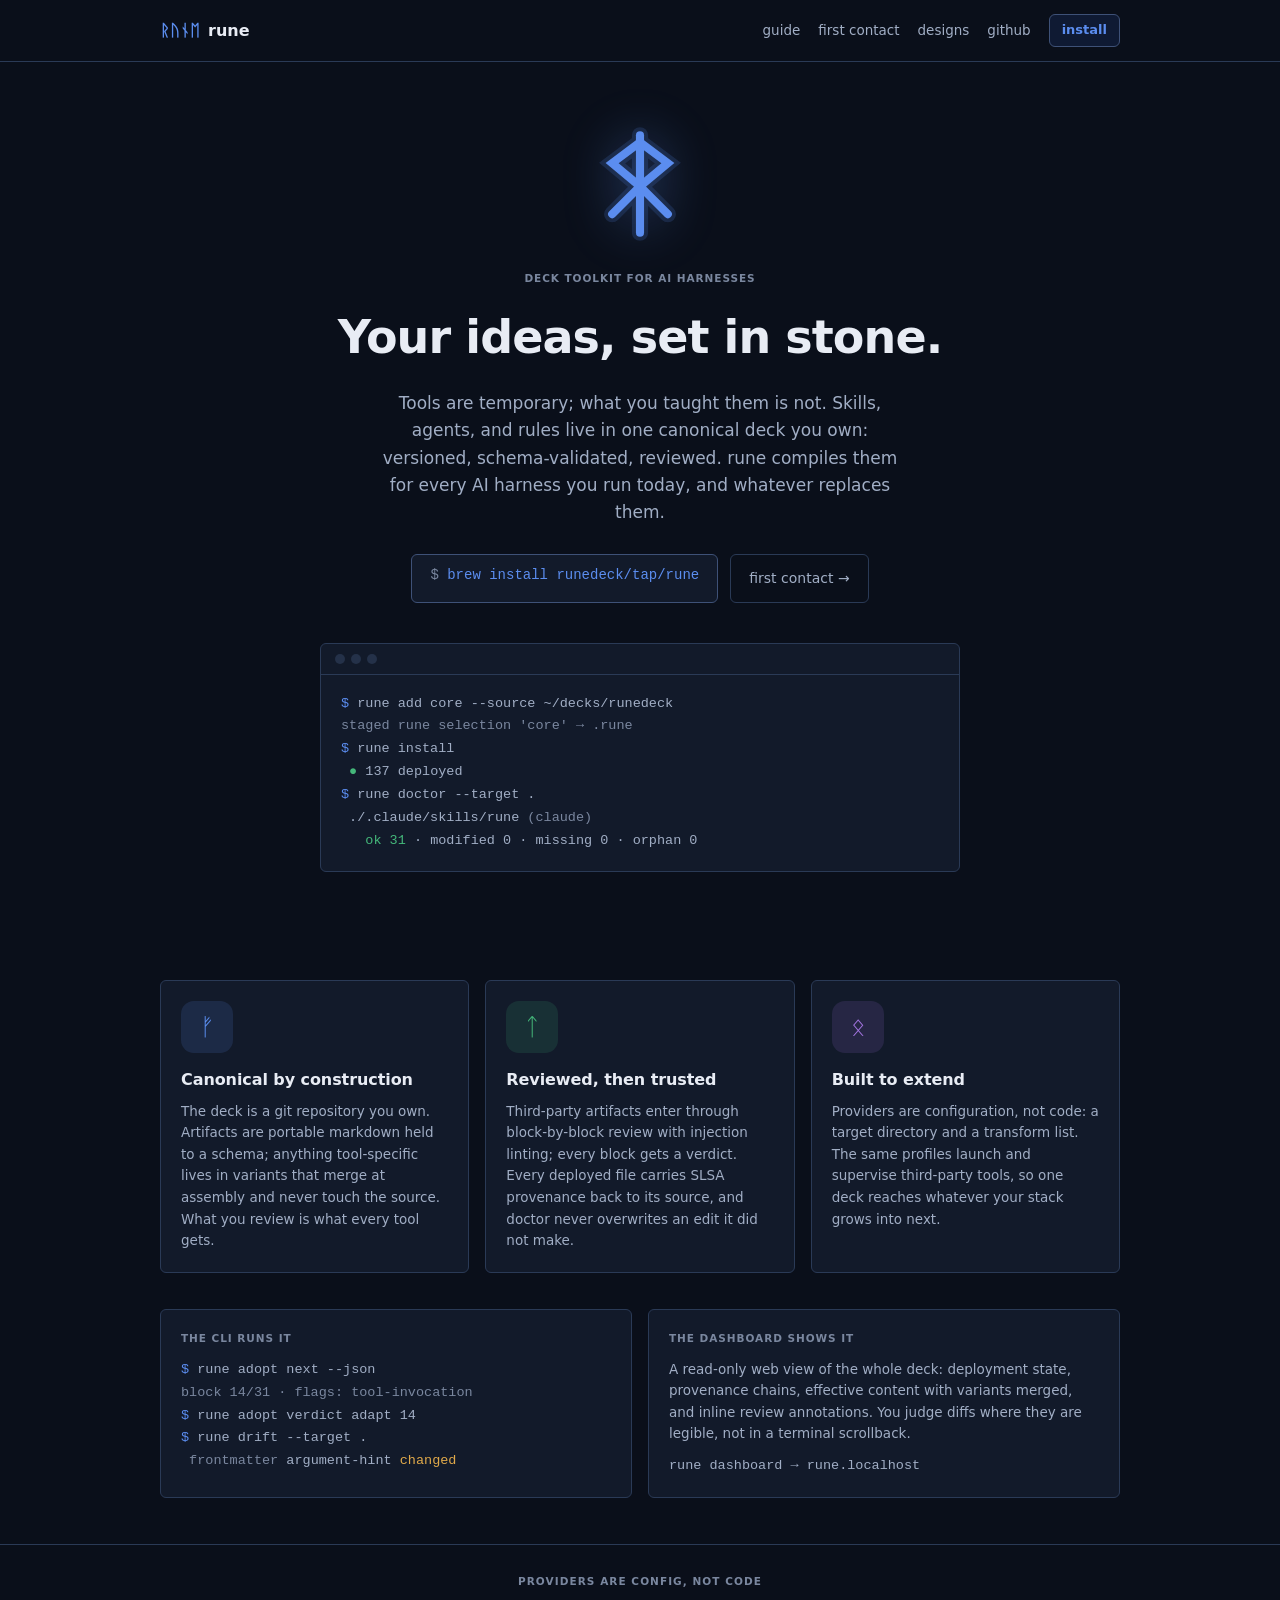
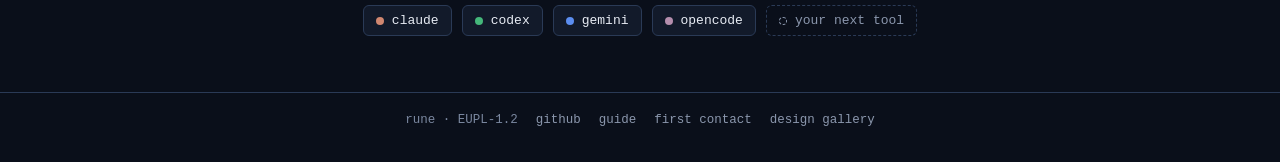
<file: index.html>
<!doctype html>
<html lang="en">
<head>
<meta charset="utf-8">
<meta name="viewport" content="width=device-width, initial-scale=1">
<title>rune · your ideas, set in stone</title>
<meta name="description" content="One canonical deck of skills, agents, and rules, compiled for every AI harness. Versioned, schema-validated, reviewed.">
<meta property="og:type" content="website">
<meta property="og:site_name" content="runedeck">
<meta property="og:title" content="rune · your ideas, set in stone">
<meta property="og:description" content="One canonical deck of skills, agents, and rules, compiled for every AI harness. Versioned, schema-validated, reviewed.">
<meta property="og:url" content="https://runedeck.ai/">
<meta property="og:image" content="https://runedeck.ai/shared/og.png">
<meta property="og:image:width" content="1200">
<meta property="og:image:height" content="630">
<meta name="twitter:card" content="summary_large_image">
<link rel="icon" type="image/svg+xml" href="shared/favicon.svg">
<link rel="stylesheet" href="shared/tokens.css">
<style>
    * { box-sizing: border-box; margin: 0; }
    body { background: var(--bg); color: var(--text); font: 15px/1.6 var(--sans); -webkit-font-smoothing: antialiased; }
    a { color: var(--accent); text-decoration: none; }
    .wrap { max-width: 960px; margin: 0 auto; padding: 0 24px; }

    nav { border-bottom: 1px solid var(--border); }
    .nav-inner { display: flex; align-items: center; gap: 20px; padding: 14px 0; }
    .brand { font-weight: 700; font-size: 16px; }
    .brand .glyphs { color: var(--accent); margin-right: 8px; }
    .nav-links { margin-left: auto; display: flex; align-items: center; gap: 18px; font-size: 13.5px; }
    .nav-links a { color: var(--text-dim); } .nav-links a:hover { color: var(--text); }
    .nav-cta { background: var(--accent-soft); color: var(--accent) !important; border: 1px solid var(--border-strong);
               padding: 5px 12px; border-radius: var(--radius); font-size: 13px; font-weight: 600; }

    .hero { padding: 64px 0 56px; text-align: center; }
    .emblem { width: 116px; height: 116px; margin: 0 auto 28px; display: block;
              filter: drop-shadow(0 0 24px rgba(91,141,239,0.38)); }
    .emblem path { stroke: var(--accent); stroke-width: 7; stroke-linecap: round; fill: none; }
    .emblem .shadowstroke { stroke: rgba(91,141,239,0.16); stroke-width: 14; }
    .eyebrow { font-size: 10.5px; font-weight: 700; text-transform: uppercase; letter-spacing: 0.09em;
               color: var(--muted); margin-bottom: 14px; }
    h1 { font-size: 46px; font-weight: 700; letter-spacing: -0.02em; }
    .sub { margin: 16px auto 28px; font-size: 17px; color: var(--text-dim); max-width: 540px; }
    .cta-row { display: flex; justify-content: center; gap: 12px; flex-wrap: wrap; }
    .install { background: var(--surface); border: 1px solid var(--border-strong); border-radius: var(--radius);
               padding: 12px 18px; font: 14px var(--mono); }
    .install .dollar { color: var(--muted); }
    .install b { color: var(--accent); font-weight: 400; }
    .ghost { border: 1px solid var(--border); border-radius: var(--radius); padding: 12px 18px;
             font-size: 14px; color: var(--text-dim); }
    .ghost:hover { border-color: var(--border-strong); color: var(--text); }

    .term { background: var(--surface); border: 1px solid var(--border); border-radius: var(--radius);
            max-width: 640px; margin: 40px auto 0; overflow: hidden; text-align: left; }
    .term-bar { display: flex; gap: 6px; padding: 10px 14px; border-bottom: 1px solid var(--border); }
    .term-bar i { width: 10px; height: 10px; border-radius: 50%; background: var(--surface3); }
    .term pre { padding: 18px 20px; font: 13.5px/1.7 var(--mono); overflow-x: auto; color: var(--text-dim); }
    .p { color: var(--accent); } .ok { color: var(--green); } .d { color: var(--muted); }

    .cards { display: grid; grid-template-columns: repeat(auto-fit, minmax(270px, 1fr)); gap: 16px; padding: 52px 0 30px; }
    .card { background: var(--surface); border: 1px solid var(--border); border-radius: var(--radius);
            padding: 20px; text-align: left; transition: border-color 0.12s, transform 0.2s; }
    .card:hover { border-color: var(--border-strong); transform: scale(1.015); }
    .card .icon { width: 52px; height: 52px; border-radius: 13px; display: grid; place-items: center;
                  font-size: 24px; margin-bottom: 14px; }
    .ic-deploy { background: rgba(91,141,239,0.14); color: var(--accent); }
    .ic-trust  { background: rgba(68,183,122,0.14); color: var(--green); }
    .ic-adopt  { background: rgba(163,116,224,0.14); color: var(--purple); }
    .card h3 { font-size: 16px; font-weight: 620; letter-spacing: -0.005em; margin-bottom: 8px; }
    .card p { font-size: 13.5px; color: var(--text-dim); }

    .surfaces { display: grid; grid-template-columns: repeat(auto-fit, minmax(300px, 1fr)); gap: 16px; padding: 6px 0 46px; }
    .surface { background: var(--surface); border: 1px solid var(--border); border-radius: var(--radius); padding: 20px; text-align: left; }
    .surface .label { font-size: 10.5px; font-weight: 700; text-transform: uppercase; letter-spacing: 0.09em; color: var(--muted); margin-bottom: 12px; }
    .surface pre { font: 13.5px/1.7 var(--mono); overflow-x: auto; color: var(--text-dim); }
    .surface p { font-size: 13.5px; color: var(--text-dim); }
    .surface p + p { margin-top: 10px; }
    .mono-note { font-family: var(--mono); color: var(--muted); }
    .a { color: var(--amber); }

    .prov { text-align: center; border-top: 1px solid var(--border); padding: 28px 0 56px; }
    .prov .label { font-size: 10.5px; font-weight: 700; text-transform: uppercase; letter-spacing: 0.1em;
                   color: var(--muted); margin-bottom: 16px; }
    .chips { display: flex; justify-content: center; flex-wrap: wrap; gap: 10px; }
    .chip { display: inline-flex; align-items: center; gap: 8px; border: 1px solid var(--border);
            background: var(--surface); border-radius: var(--radius); padding: 7px 12px; font: 13px var(--mono); }
    .chip i { width: 8px; height: 8px; border-radius: 50%; }
    .chip-next { border-style: dashed; color: var(--dim); background: transparent; }
    .chip-next i { border: 1px dashed var(--dim); background: transparent; }

    footer { border-top: 1px solid var(--border); padding: 20px 0 34px; font: 12.5px var(--mono);
             color: var(--muted); display: flex; gap: 18px; justify-content: center; }
    footer a { color: var(--dim); }
</style>
</head>
<body>
<nav><div class="wrap nav-inner">
    <span class="brand"><span class="glyphs">ᚱᚢᚾᛖ</span>rune</span>
    <div class="nav-links">
        <a href="guide/">guide</a>
        <a href="first-contact/">first contact</a>
        <a href="designs/">designs</a>
        <a href="https://github.com/runedeck">github</a>
        <a class="nav-cta" href="#install">install</a>
    </div>
</div></nav>

<header class="hero wrap">
    <svg class="emblem" viewBox="0 0 100 100" role="img" aria-label="bindrune of raido and dagaz">
        <path class="shadowstroke" d="M50 8 V92 M50 14 L74 32 L50 52 M50 52 L74 76 M50 14 L26 32 L50 52 M50 52 L26 76"/>
        <path d="M50 8 V92"/>
        <path d="M50 14 L74 32 L50 52 L74 76"/>
        <path d="M50 14 L26 32 L50 52 L26 76"/>
    </svg>
    <div class="eyebrow">deck toolkit for AI harnesses</div>
    <h1>Your ideas, set in stone.</h1>
    <p class="sub">Tools are temporary; what you taught them is not. Skills, agents, and rules
       live in one canonical deck you own: versioned, schema-validated, reviewed. rune
       compiles them for every AI harness you run today, and whatever replaces them.</p>
    <div class="cta-row" id="install">
        <span class="install"><span class="dollar">$</span> <b>brew install runedeck/tap/rune</b></span>
        <a class="ghost" href="first-contact/">first contact →</a>
    </div>
    <div class="term">
        <div class="term-bar"><i></i><i></i><i></i></div>
        <pre><span class="p">$</span> rune add core --source ~/decks/runedeck
<span class="d">staged rune selection 'core' → .rune</span>
<span class="p">$</span> rune install
 <span class="ok">●</span> 137 deployed
<span class="p">$</span> rune doctor --target .
 ./.claude/skills/rune <span class="d">(claude)</span>
   <span class="ok">ok 31</span> · modified 0 · missing 0 · orphan 0</pre>
    </div>
</header>

<section class="wrap cards">
    <div class="card"><div class="icon ic-deploy">ᚠ</div>
        <h3>Canonical by construction</h3>
        <p>The deck is a git repository you own. Artifacts are portable markdown held to a
           schema; anything tool-specific lives in variants that merge at assembly and never
           touch the source. What you review is what every tool gets.</p></div>
    <div class="card"><div class="icon ic-trust">ᛏ</div>
        <h3>Reviewed, then trusted</h3>
        <p>Third-party artifacts enter through block-by-block review with injection linting;
           every block gets a verdict. Every deployed file carries SLSA provenance back to its
           source, and doctor never overwrites an edit it did not make.</p></div>
    <div class="card"><div class="icon ic-adopt">ᛟ</div>
        <h3>Built to extend</h3>
        <p>Providers are configuration, not code: a target directory and a transform list.
           The same profiles launch and supervise third-party tools, so one deck reaches
           whatever your stack grows into next.</p></div>
</section>

<section class="wrap surfaces">
    <div class="surface">
        <div class="label">the cli runs it</div>
        <pre><span class="p">$</span> rune adopt next --json
<span class="d">block 14/31 · flags: tool-invocation</span>
<span class="p">$</span> rune adopt verdict adapt 14
<span class="p">$</span> rune drift --target .
 <span class="d">frontmatter</span> argument-hint <span class="a">changed</span></pre>
    </div>
    <div class="surface">
        <div class="label">the dashboard shows it</div>
        <p>A read-only web view of the whole deck: deployment state, provenance chains,
           effective content with variants merged, and inline review annotations.
           You judge diffs where they are legible, not in a terminal scrollback.</p>
        <p class="mono-note">rune dashboard → rune.localhost</p>
    </div>
</section>

<section class="prov">
    <div class="label">providers are config, not code</div>
    <div class="chips">
        <span class="chip"><i style="background:var(--hx-claude)"></i>claude</span>
        <span class="chip"><i style="background:var(--hx-codex)"></i>codex</span>
        <span class="chip"><i style="background:var(--hx-gemini)"></i>gemini</span>
        <span class="chip"><i style="background:var(--hx-opencode)"></i>opencode</span>
        <span class="chip chip-next"><i></i>your next tool</span>
    </div>
</section>

<footer>
    <span>rune · EUPL-1.2</span>
    <a href="https://github.com/runedeck">github</a>
    <a href="guide/">guide</a>
    <a href="first-contact/">first contact</a>
    <a href="designs/">design gallery</a>
</footer>
</body>
</html>
</file>
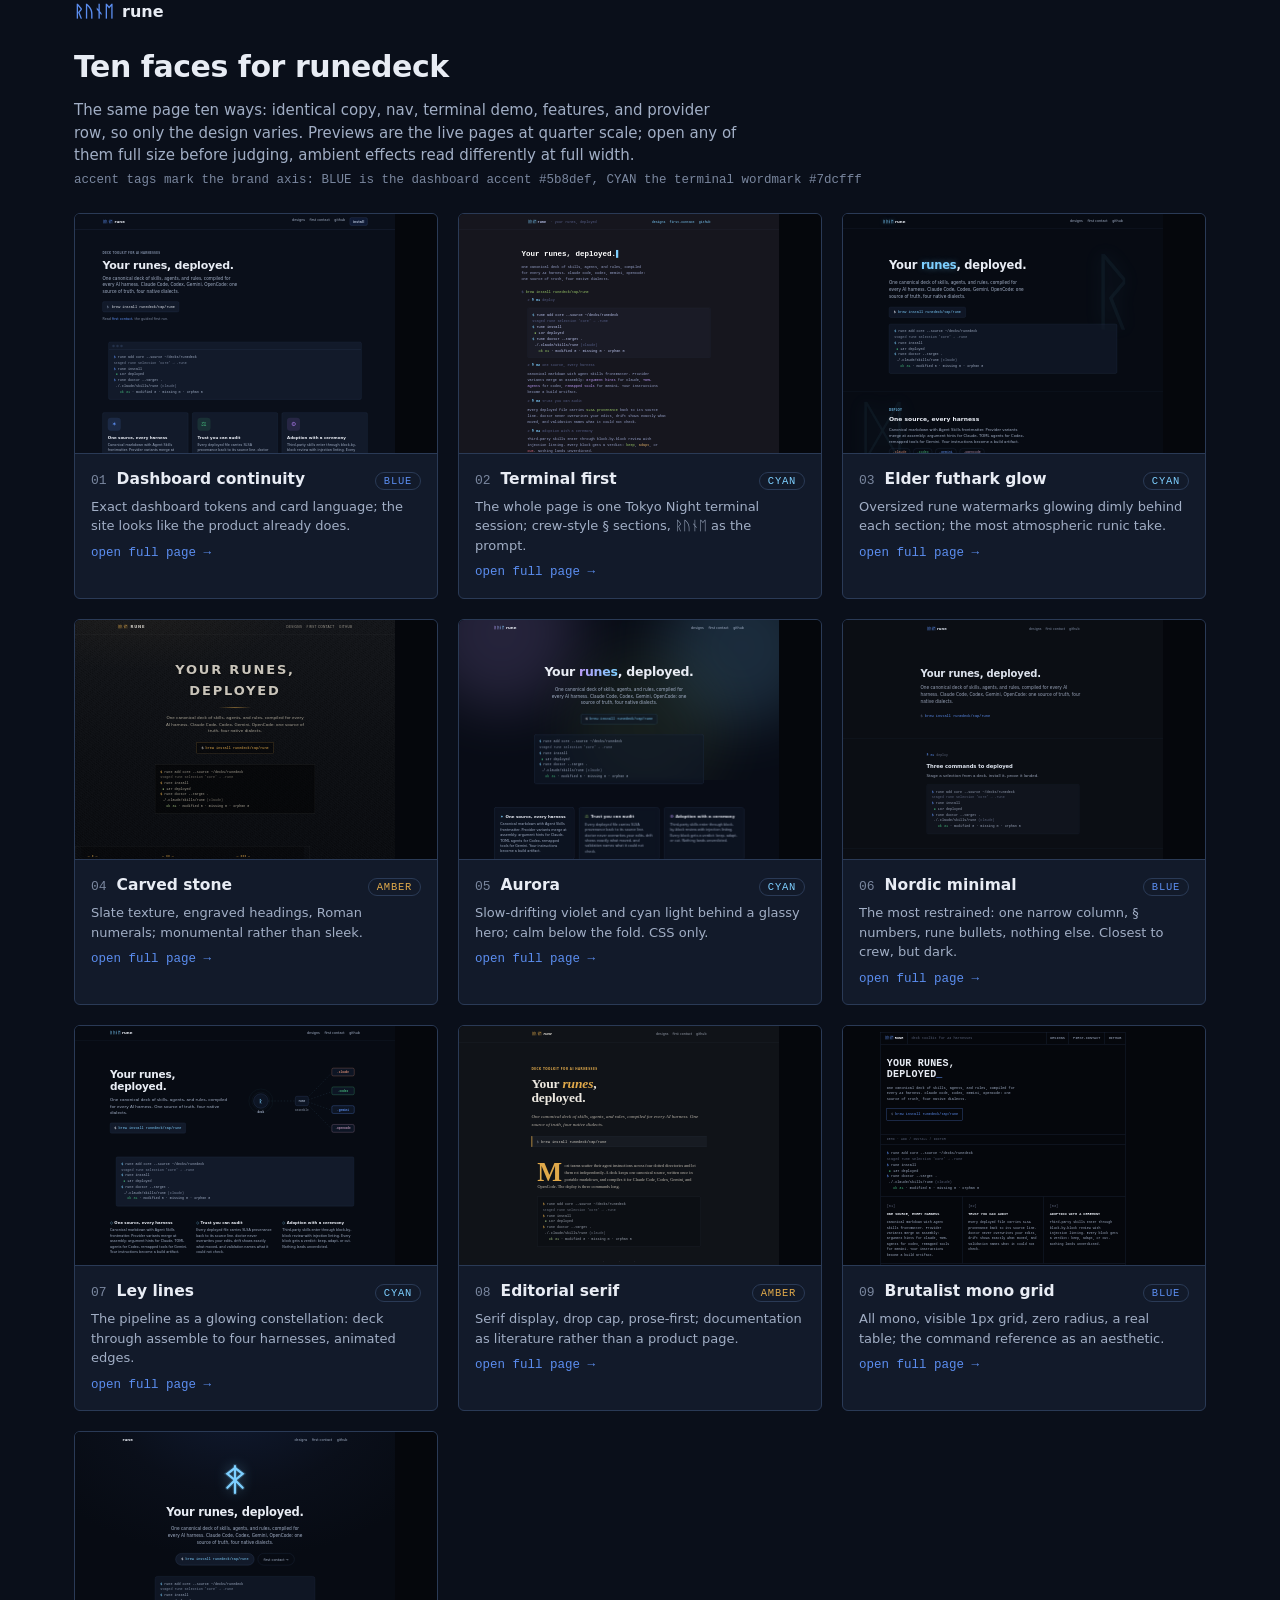
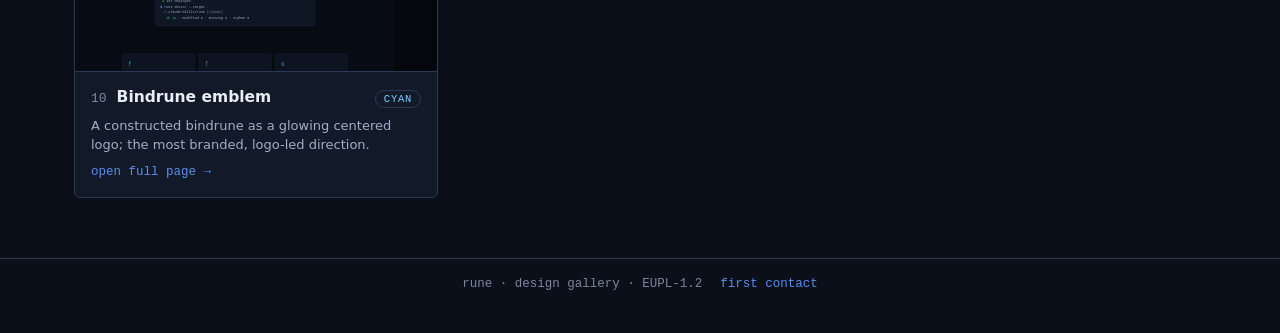
<file: designs/index.html>
<!doctype html>
<html lang="en">
<head>
<meta charset="utf-8">
<meta name="viewport" content="width=device-width, initial-scale=1">
<title>runedeck · pick a face</title>
<link rel="stylesheet" href="../shared/tokens.css">
<style>
    * { box-sizing: border-box; margin: 0; }
    body { background: var(--bg); color: var(--text); font: 15px/1.5 var(--sans); -webkit-font-smoothing: antialiased; }
    a { color: var(--accent); text-decoration: none; }
    .wrap { max-width: 1180px; margin: 0 auto; padding: 0 24px; }

    header { padding: 44px 0 8px; }
    .brand { font-weight: 700; font-size: 16px; }
    .brand .glyphs { color: var(--accent); margin-right: 8px; }
    h1 { font-size: 30px; font-weight: 700; letter-spacing: -0.015em; margin-top: 20px; }
    .sub { color: var(--text-dim); margin: 10px 0 6px; max-width: 70ch; }
    .hint { font: 12.5px var(--mono); color: var(--muted); margin-bottom: 26px; }

    .gallery { display: grid; grid-template-columns: repeat(auto-fill, minmax(340px, 1fr)); gap: 20px; padding-bottom: 60px; }
    .entry { background: var(--surface); border: 1px solid var(--border); border-radius: var(--radius);
             overflow: hidden; transition: border-color 0.12s, transform 0.2s; }
    .entry:hover { border-color: var(--border-strong); transform: translateY(-2px); }
    .preview { position: relative; height: 240px; overflow: hidden; background: #05070c;
               border-bottom: 1px solid var(--border); }
    .preview iframe { width: 1280px; height: 960px; border: 0;
                      transform: scale(0.25); transform-origin: 0 0; pointer-events: none; }
    .preview a.cover { position: absolute; inset: 0; z-index: 1; }
    .meta { padding: 14px 16px 16px; }
    .meta .row { display: flex; align-items: baseline; gap: 10px; }
    .meta .num { font: 13px var(--mono); color: var(--muted); }
    .meta h2 { font-size: 15.5px; font-weight: 620; }
    .meta .accent-tag { margin-left: auto; font: 10.5px var(--mono); text-transform: uppercase;
                        letter-spacing: 0.07em; padding: 2px 8px; border-radius: 999px; border: 1px solid var(--border); }
    .tag-blue { color: var(--accent); } .tag-cyan { color: var(--cyan); } .tag-amber { color: var(--amber); }
    .meta p { font-size: 13px; color: var(--text-dim); margin-top: 6px; }
    .meta .open { display: inline-block; margin-top: 10px; font: 12.5px var(--mono); }

    footer { border-top: 1px solid var(--border); padding: 18px 0 32px; font: 12.5px var(--mono);
             color: var(--muted); display: flex; gap: 18px; }
</style>
</head>
<body>
<header class="wrap">
    <span class="brand"><span class="glyphs">ᚱᚢᚾᛖ</span>rune</span>
    <h1>Ten faces for runedeck</h1>
    <p class="sub">The same page ten ways: identical copy, nav, terminal demo, features, and provider row,
       so only the design varies. Previews are the live pages at quarter scale; open any of them full size
       before judging, ambient effects read differently at full width.</p>
    <p class="hint">accent tags mark the brand axis: BLUE is the dashboard accent #5b8def, CYAN the terminal wordmark #7dcfff</p>
</header>

<main class="wrap gallery">
    <div class="entry">
        <div class="preview"><a class="cover" href="01-dashboard.html" aria-label="open dashboard continuity"></a><iframe src="01-dashboard.html" loading="lazy" title="dashboard continuity"></iframe></div>
        <div class="meta"><div class="row"><span class="num">01</span><h2>Dashboard continuity</h2><span class="accent-tag tag-blue">blue</span></div>
        <p>Exact dashboard tokens and card language; the site looks like the product already does.</p>
        <a class="open" href="01-dashboard.html">open full page →</a></div>
    </div>
    <div class="entry">
        <div class="preview"><a class="cover" href="02-terminal.html" aria-label="open terminal first"></a><iframe src="02-terminal.html" loading="lazy" title="terminal first"></iframe></div>
        <div class="meta"><div class="row"><span class="num">02</span><h2>Terminal first</h2><span class="accent-tag tag-cyan">cyan</span></div>
        <p>The whole page is one Tokyo Night terminal session; crew-style § sections, ᚱᚢᚾᛖ as the prompt.</p>
        <a class="open" href="02-terminal.html">open full page →</a></div>
    </div>
    <div class="entry">
        <div class="preview"><a class="cover" href="03-futhark.html" aria-label="open elder futhark glow"></a><iframe src="03-futhark.html" loading="lazy" title="elder futhark glow"></iframe></div>
        <div class="meta"><div class="row"><span class="num">03</span><h2>Elder futhark glow</h2><span class="accent-tag tag-cyan">cyan</span></div>
        <p>Oversized rune watermarks glowing dimly behind each section; the most atmospheric runic take.</p>
        <a class="open" href="03-futhark.html">open full page →</a></div>
    </div>
    <div class="entry">
        <div class="preview"><a class="cover" href="04-stone.html" aria-label="open carved stone"></a><iframe src="04-stone.html" loading="lazy" title="carved stone"></iframe></div>
        <div class="meta"><div class="row"><span class="num">04</span><h2>Carved stone</h2><span class="accent-tag tag-amber">amber</span></div>
        <p>Slate texture, engraved headings, Roman numerals; monumental rather than sleek.</p>
        <a class="open" href="04-stone.html">open full page →</a></div>
    </div>
    <div class="entry">
        <div class="preview"><a class="cover" href="05-aurora.html" aria-label="open aurora"></a><iframe src="05-aurora.html" loading="lazy" title="aurora"></iframe></div>
        <div class="meta"><div class="row"><span class="num">05</span><h2>Aurora</h2><span class="accent-tag tag-cyan">cyan</span></div>
        <p>Slow-drifting violet and cyan light behind a glassy hero; calm below the fold. CSS only.</p>
        <a class="open" href="05-aurora.html">open full page →</a></div>
    </div>
    <div class="entry">
        <div class="preview"><a class="cover" href="06-nordic.html" aria-label="open nordic minimal"></a><iframe src="06-nordic.html" loading="lazy" title="nordic minimal"></iframe></div>
        <div class="meta"><div class="row"><span class="num">06</span><h2>Nordic minimal</h2><span class="accent-tag tag-blue">blue</span></div>
        <p>The most restrained: one narrow column, § numbers, rune bullets, nothing else. Closest to crew, but dark.</p>
        <a class="open" href="06-nordic.html">open full page →</a></div>
    </div>
    <div class="entry">
        <div class="preview"><a class="cover" href="07-leylines.html" aria-label="open ley lines"></a><iframe src="07-leylines.html" loading="lazy" title="ley lines"></iframe></div>
        <div class="meta"><div class="row"><span class="num">07</span><h2>Ley lines</h2><span class="accent-tag tag-cyan">cyan</span></div>
        <p>The pipeline as a glowing constellation: deck through assemble to four harnesses, animated edges.</p>
        <a class="open" href="07-leylines.html">open full page →</a></div>
    </div>
    <div class="entry">
        <div class="preview"><a class="cover" href="08-editorial.html" aria-label="open editorial serif"></a><iframe src="08-editorial.html" loading="lazy" title="editorial serif"></iframe></div>
        <div class="meta"><div class="row"><span class="num">08</span><h2>Editorial serif</h2><span class="accent-tag tag-amber">amber</span></div>
        <p>Serif display, drop cap, prose-first; documentation as literature rather than a product page.</p>
        <a class="open" href="08-editorial.html">open full page →</a></div>
    </div>
    <div class="entry">
        <div class="preview"><a class="cover" href="09-brutalist.html" aria-label="open brutalist mono grid"></a><iframe src="09-brutalist.html" loading="lazy" title="brutalist mono grid"></iframe></div>
        <div class="meta"><div class="row"><span class="num">09</span><h2>Brutalist mono grid</h2><span class="accent-tag tag-blue">blue</span></div>
        <p>All mono, visible 1px grid, zero radius, a real table; the command reference as an aesthetic.</p>
        <a class="open" href="09-brutalist.html">open full page →</a></div>
    </div>
    <div class="entry">
        <div class="preview"><a class="cover" href="10-bindrune.html" aria-label="open bindrune emblem"></a><iframe src="10-bindrune.html" loading="lazy" title="bindrune emblem"></iframe></div>
        <div class="meta"><div class="row"><span class="num">10</span><h2>Bindrune emblem</h2><span class="accent-tag tag-cyan">cyan</span></div>
        <p>A constructed bindrune as a glowing centered logo; the most branded, logo-led direction.</p>
        <a class="open" href="10-bindrune.html">open full page →</a></div>
    </div>
</main>

<footer><div class="wrap" style="display:flex;gap:18px;">
    <span>rune · design gallery · EUPL-1.2</span>
    <a href="../first-contact/">first contact</a>
</div></footer>
</body>
</html>
</file>
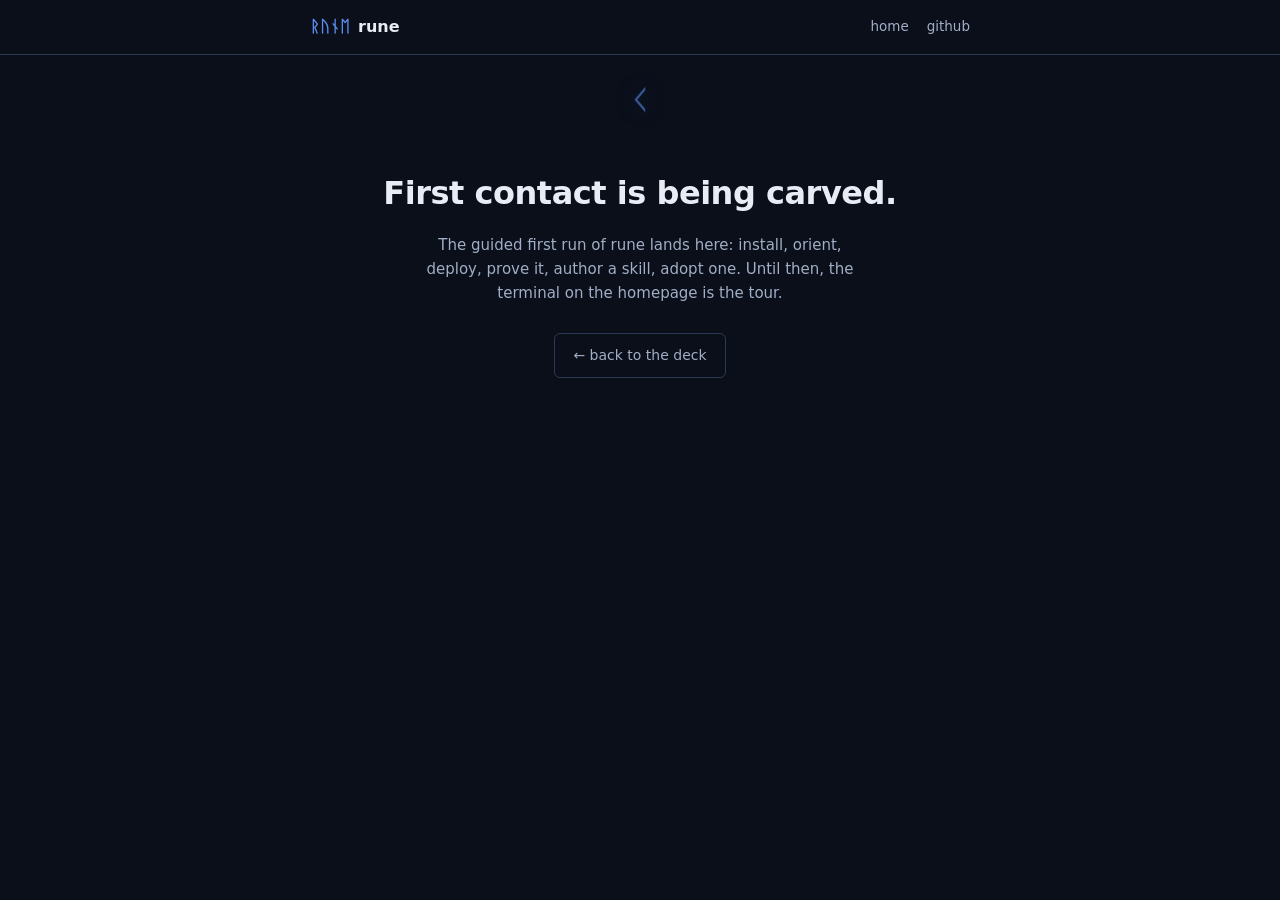
<file: first-contact/index.html>
<!doctype html>
<html lang="en">
<head>
<meta charset="utf-8">
<meta name="viewport" content="width=device-width, initial-scale=1">
<title>rune · first contact</title>
<meta name="description" content="The guided first run of rune: install, orient, deploy, trust, author, adopt.">
<link rel="icon" type="image/svg+xml" href="../shared/favicon.svg">
<link rel="stylesheet" href="../shared/tokens.css">
<style>
    * { box-sizing: border-box; margin: 0; }
    body { background: var(--bg); color: var(--text); font: 15px/1.6 var(--sans); -webkit-font-smoothing: antialiased; }
    a { color: var(--accent); text-decoration: none; }
    .wrap { max-width: 660px; margin: 0 auto; padding: 0 24px; }
    nav { border-bottom: 1px solid var(--border); }
    .nav-inner { display: flex; align-items: center; gap: 20px; padding: 14px 0; }
    .brand { font-weight: 700; font-size: 16px; color: var(--text); }
    .brand .glyphs { color: var(--accent); margin-right: 8px; }
    .nav-links { margin-left: auto; display: flex; gap: 18px; font-size: 13.5px; }
    .nav-links a { color: var(--text-dim); } .nav-links a:hover { color: var(--text); }
    main { padding: 110px 0 80px; text-align: center; }
    .glyph { font-size: 56px; color: var(--accent); opacity: 0.55; display: block; margin-bottom: 24px;
             text-shadow: 0 0 22px rgba(91,141,239,0.35); }
    h1 { font-size: 32px; font-weight: 700; letter-spacing: -0.015em; }
    p { margin: 14px auto 0; color: var(--text-dim); max-width: 46ch; }
    .back { display: inline-block; margin-top: 28px; border: 1px solid var(--border); border-radius: var(--radius);
            padding: 10px 18px; font-size: 14px; color: var(--text-dim); }
    .back:hover { border-color: var(--border-strong); color: var(--text); }
</style>
</head>
<body>
<nav><div class="wrap nav-inner">
    <a class="brand" href="../"><span class="glyphs">ᚱᚢᚾᛖ</span>rune</a>
    <div class="nav-links"><a href="../">home</a><a href="https://github.com/runedeck">github</a></div>
</div></nav>
<main class="wrap">
    <span class="glyph">ᚲ</span>
    <h1>First contact is being carved.</h1>
    <p>The guided first run of rune lands here: install, orient, deploy, prove it,
       author a skill, adopt one. Until then, the terminal on the homepage is the tour.</p>
    <a class="back" href="../">← back to the deck</a>
</main>
</body>
</html>
</file>
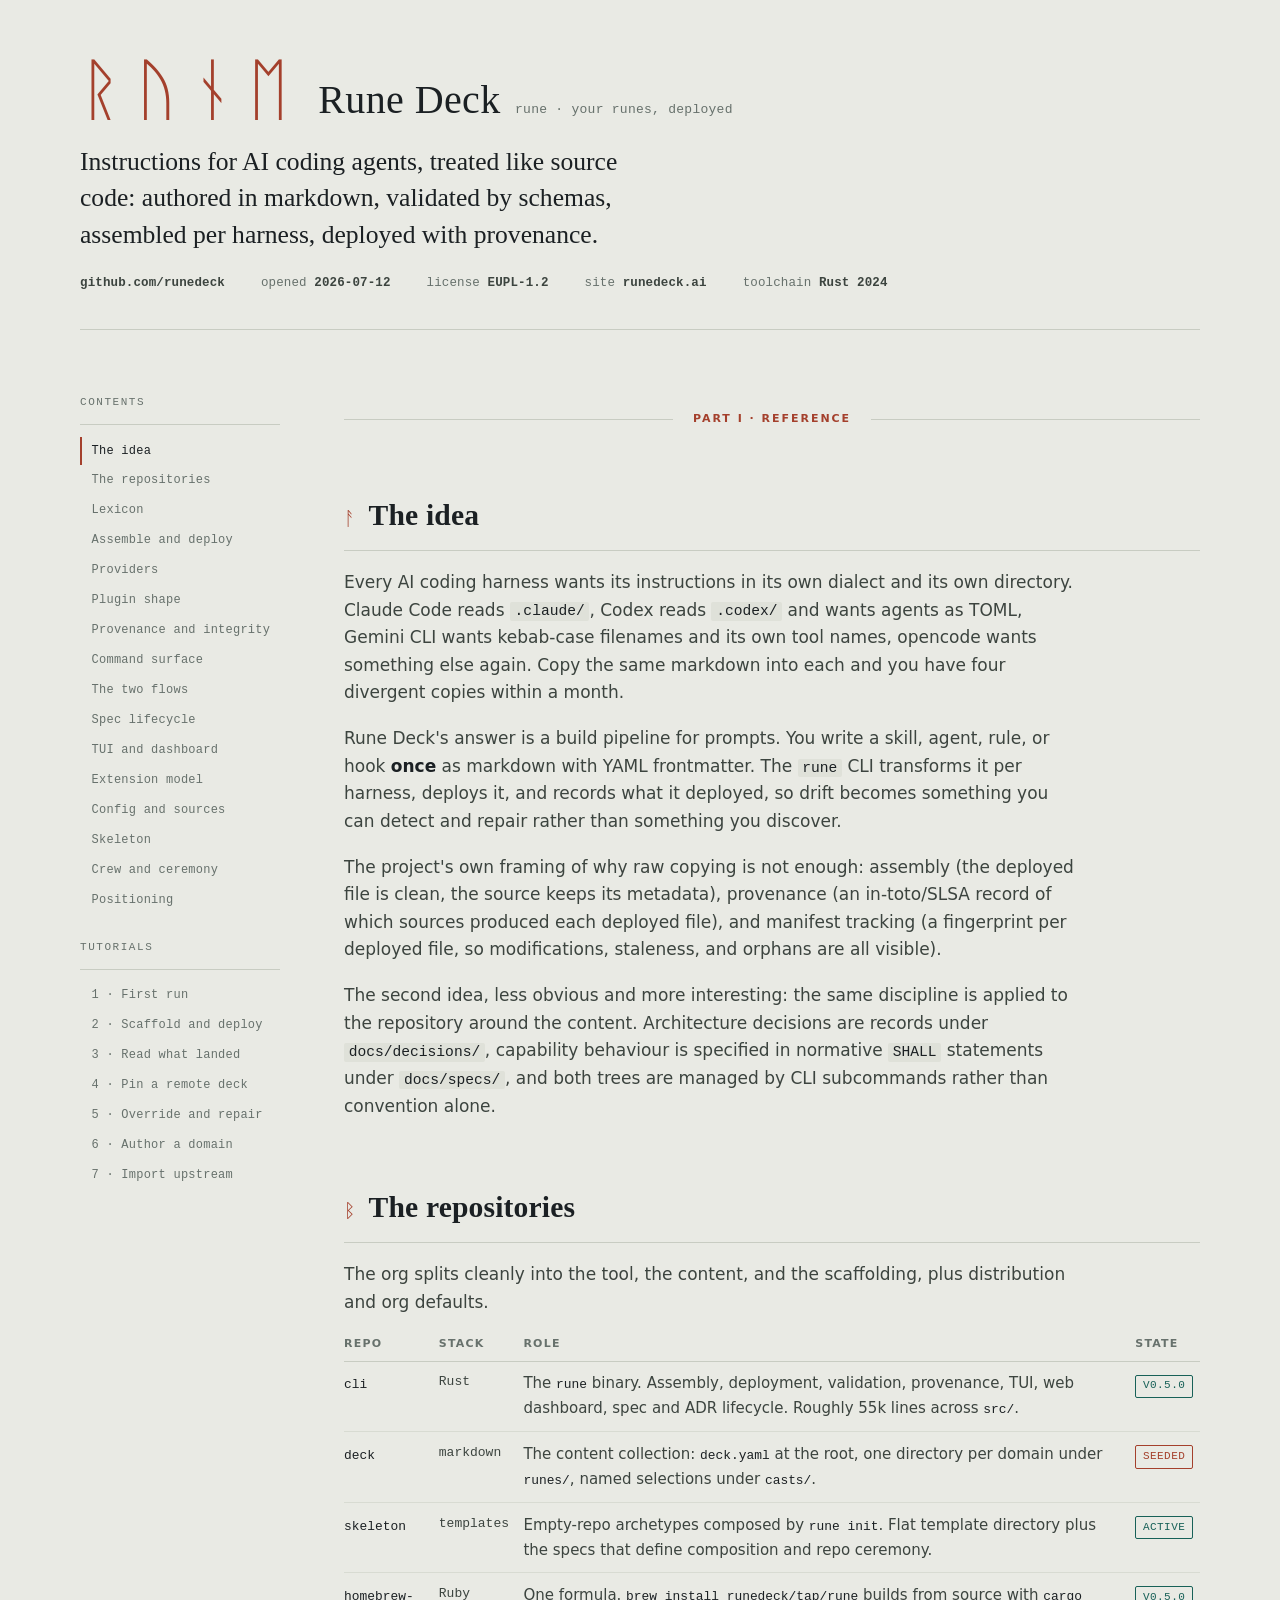
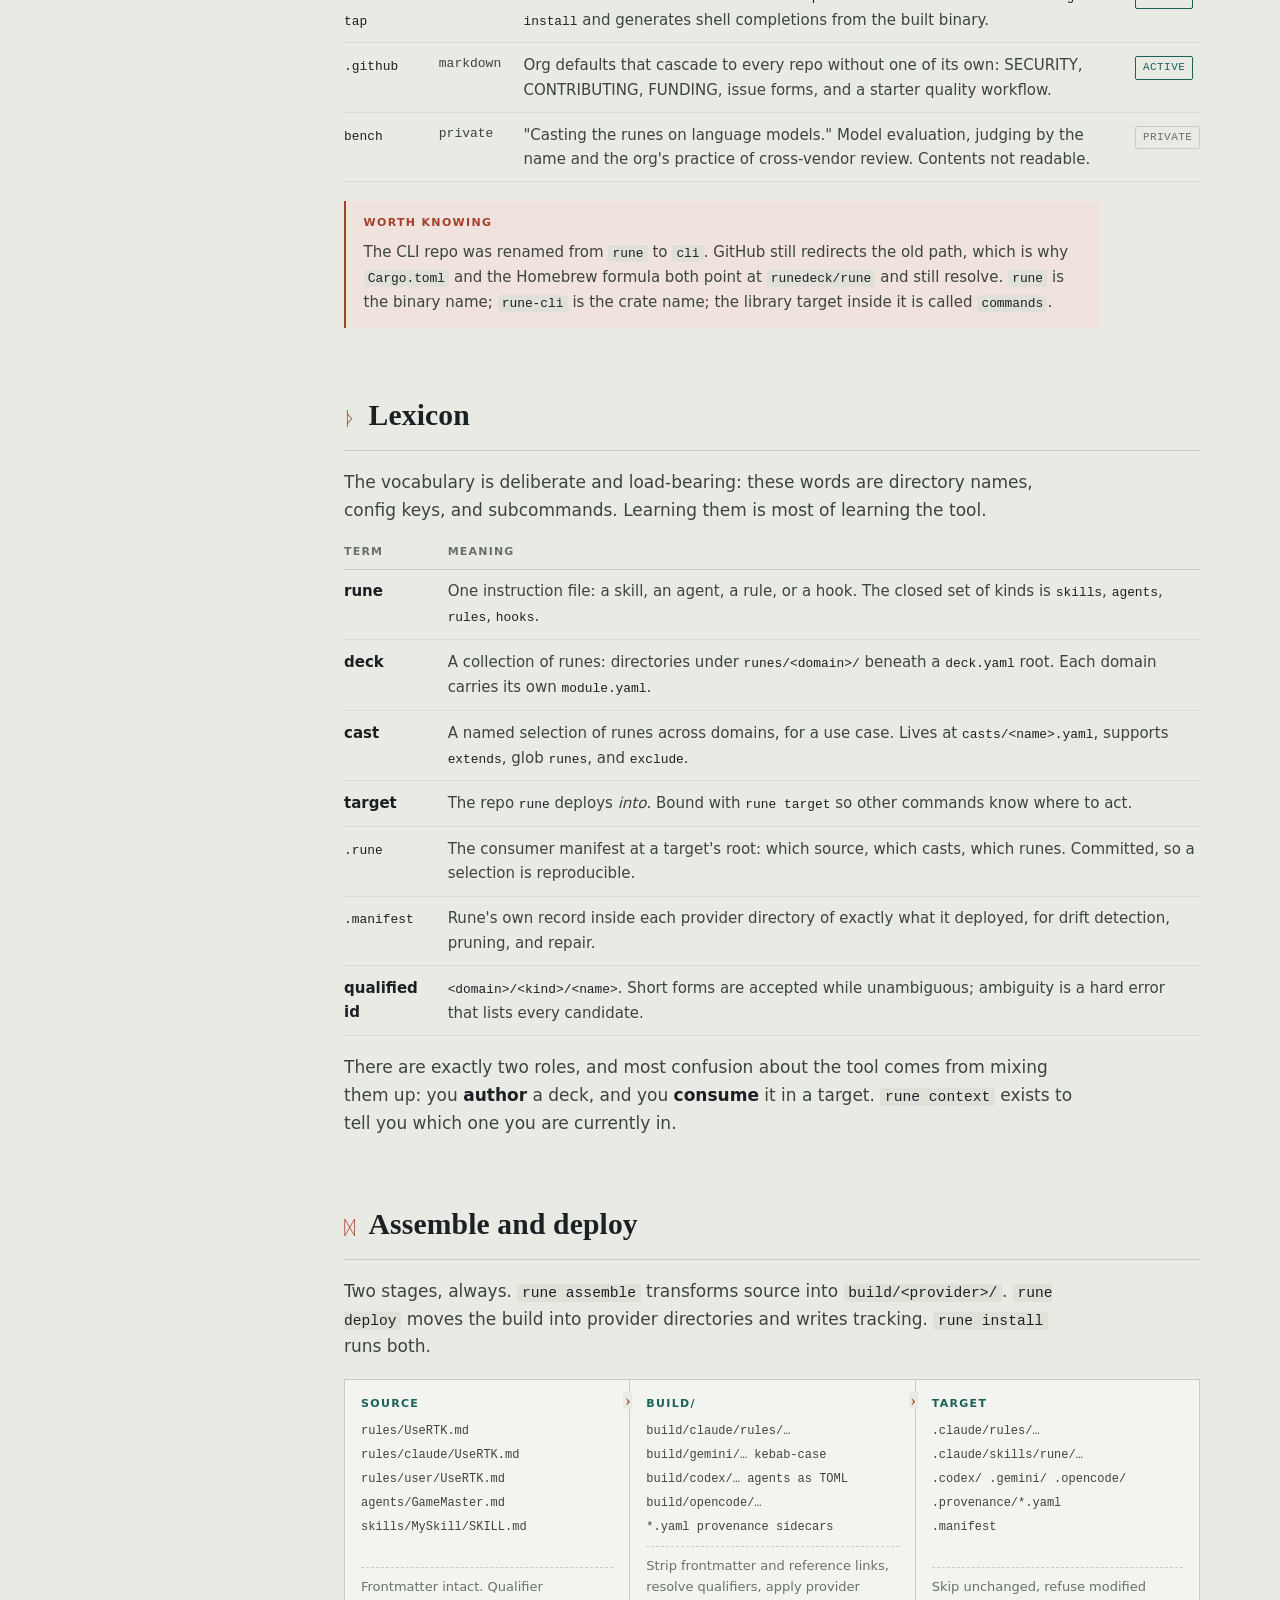
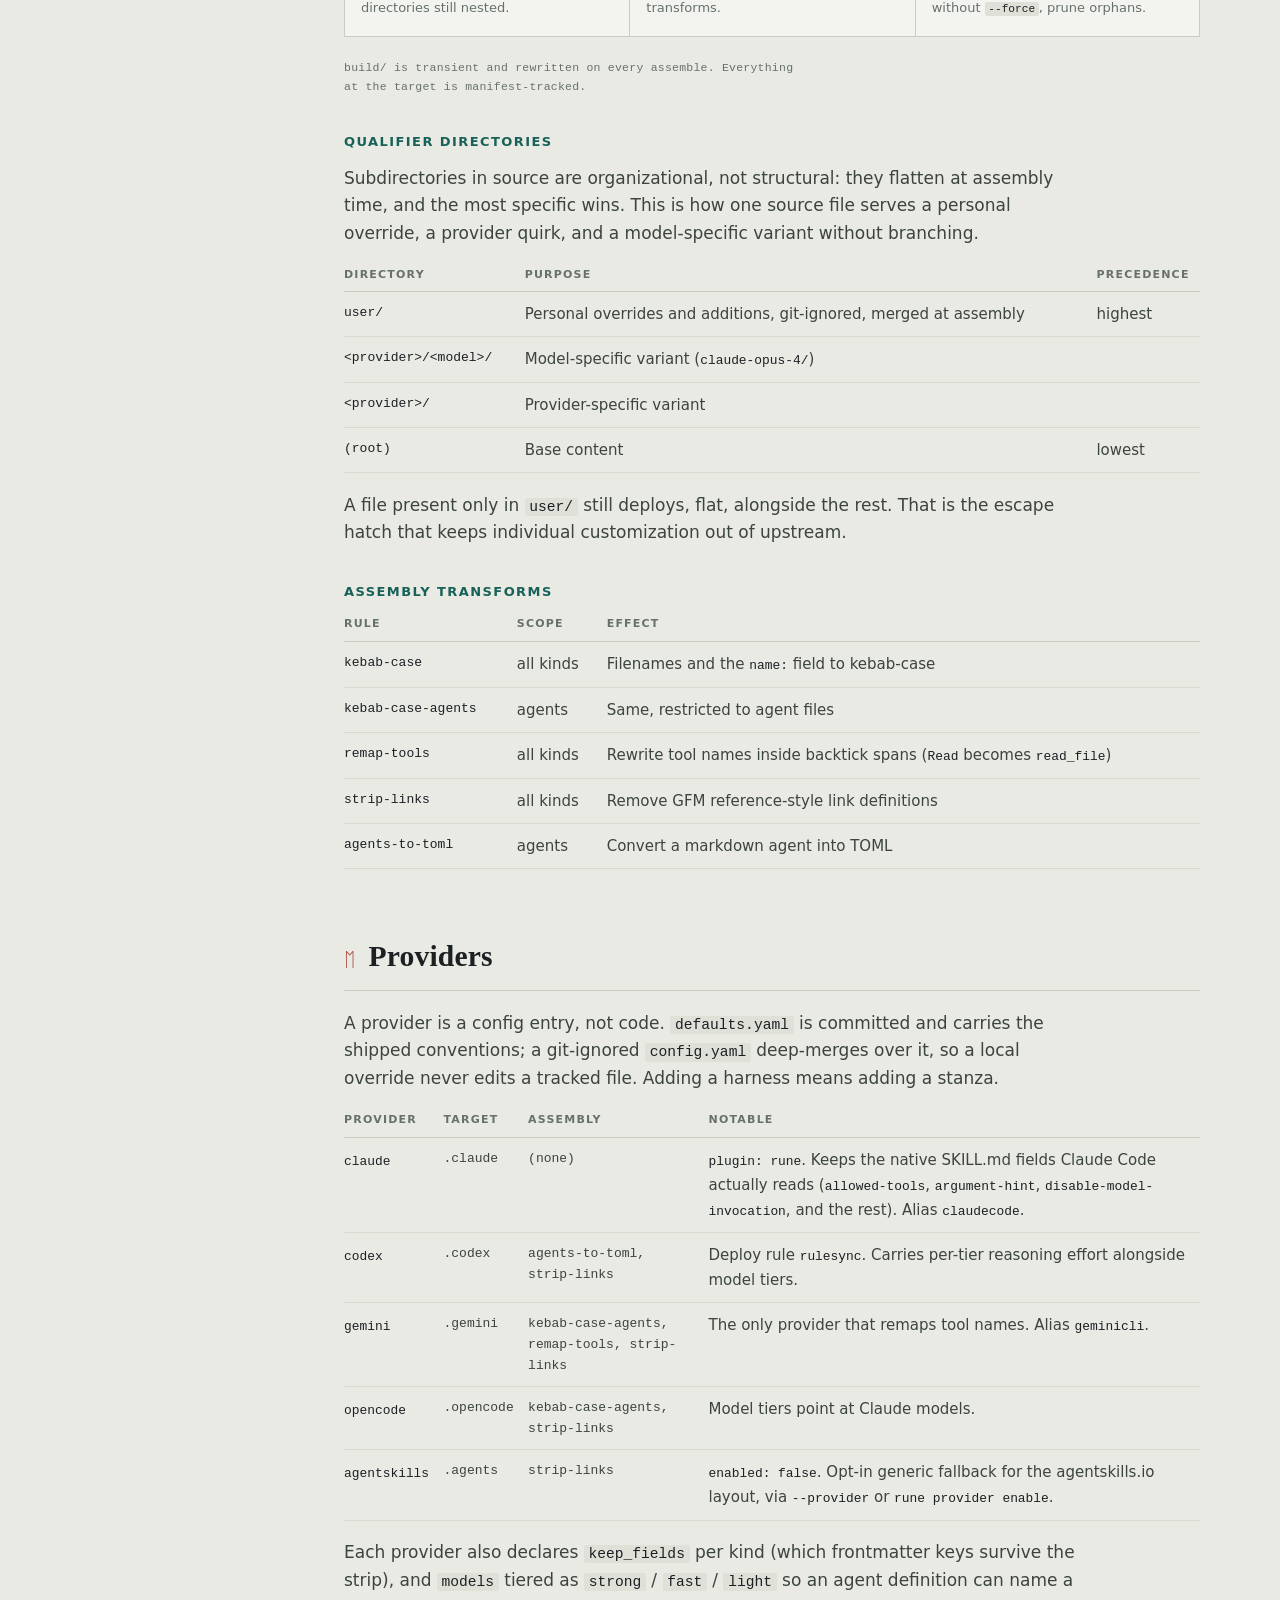
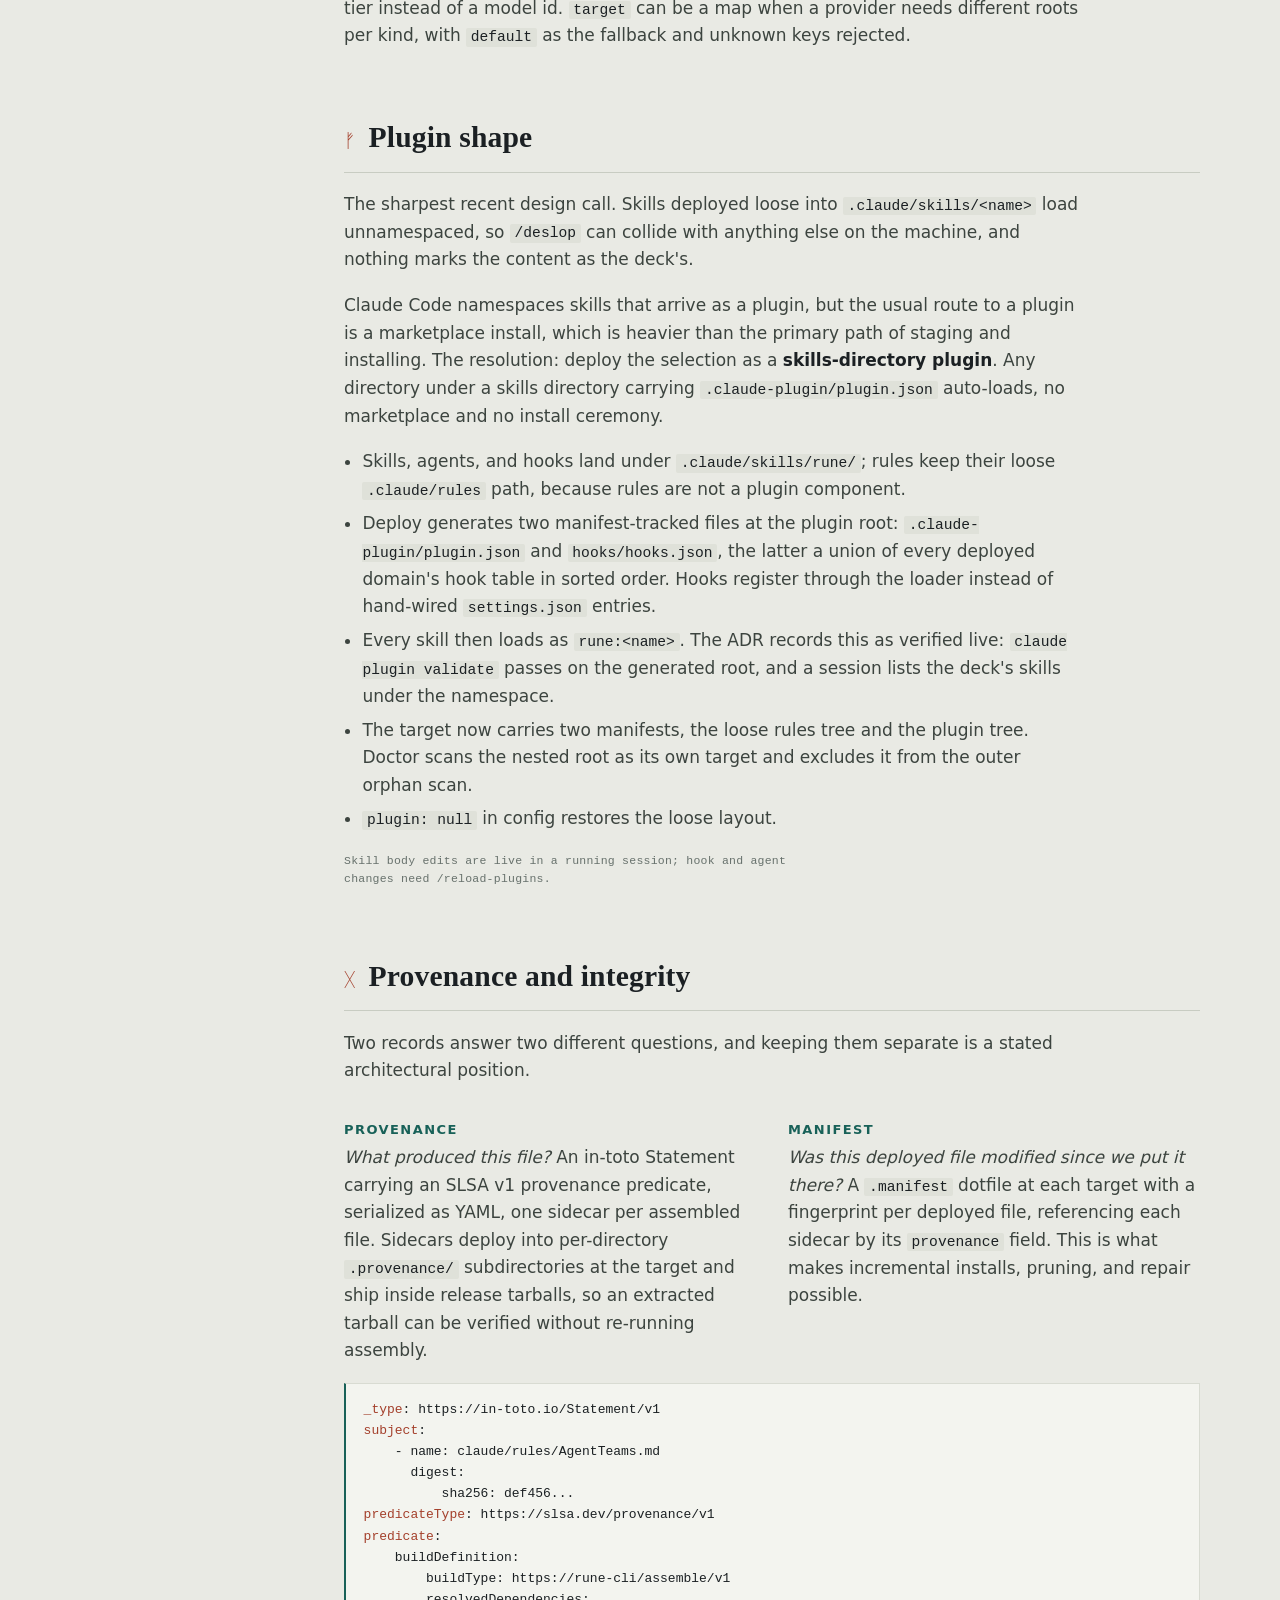
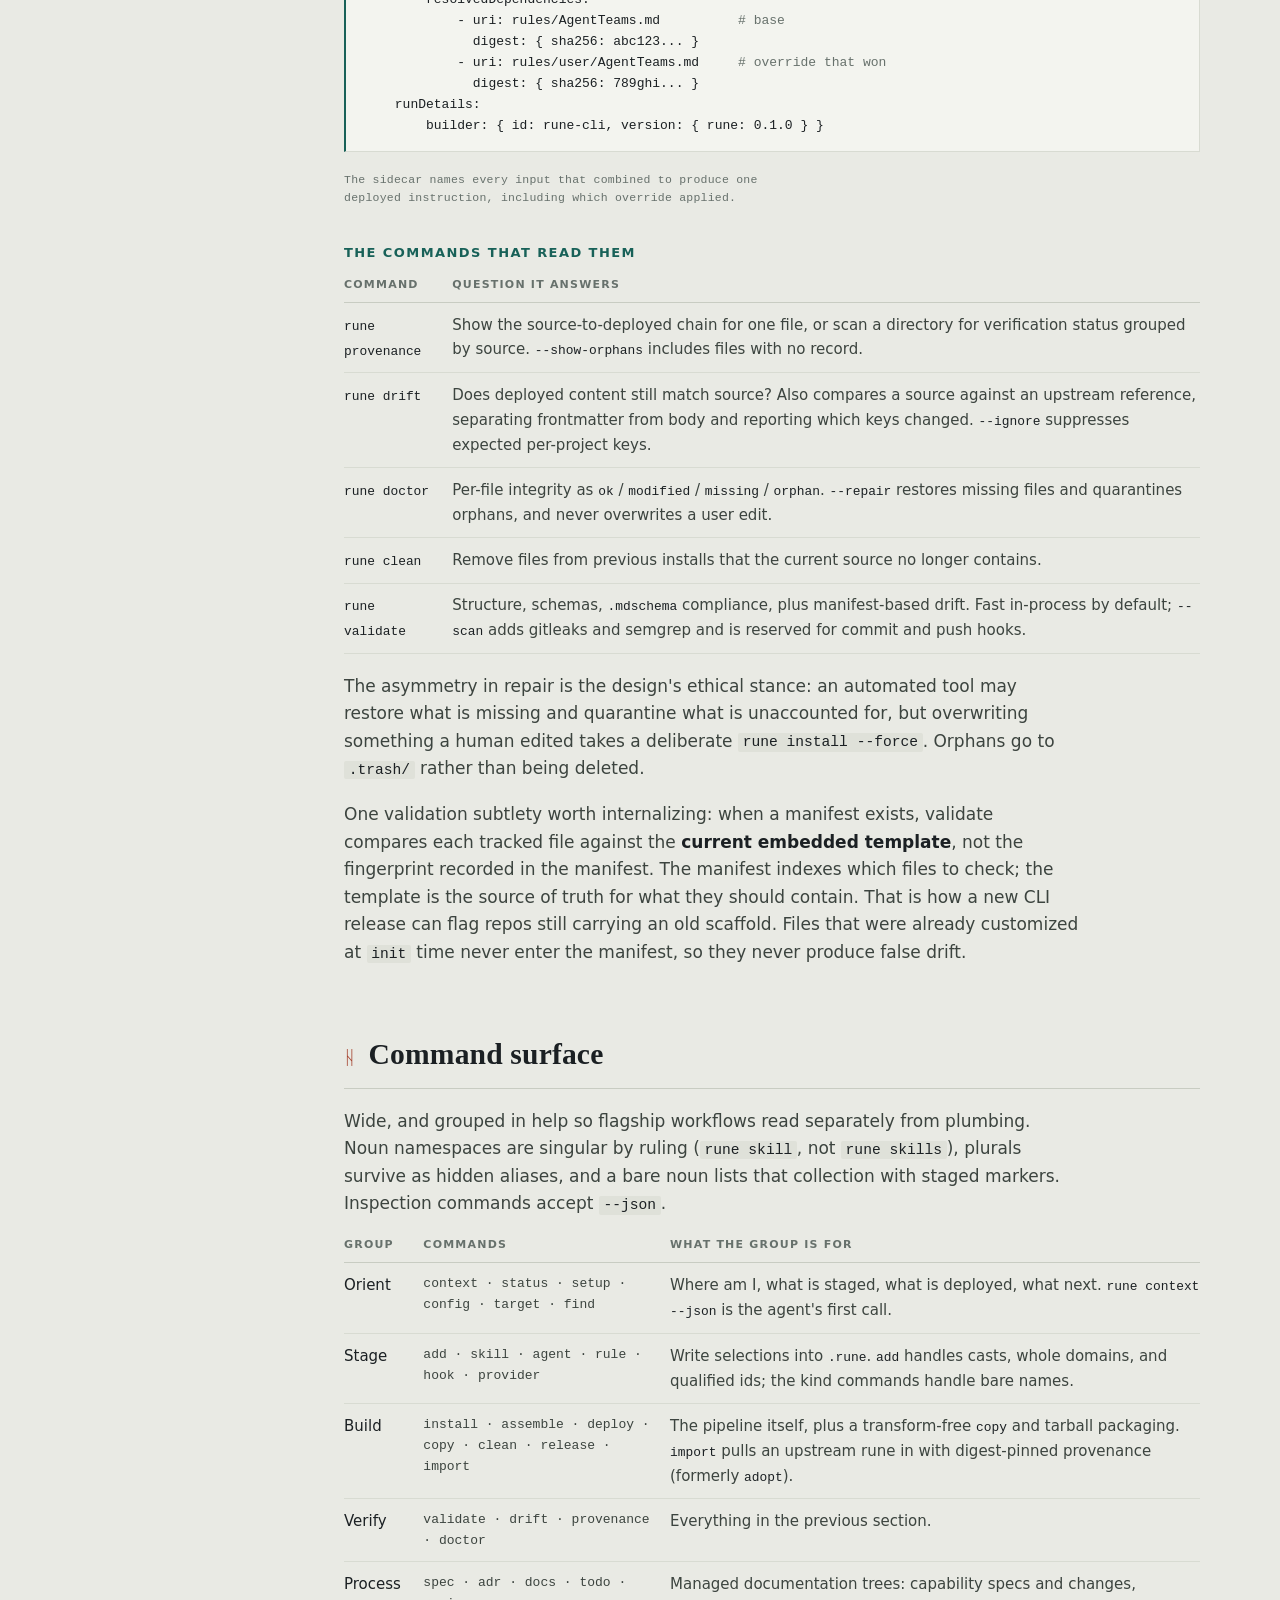
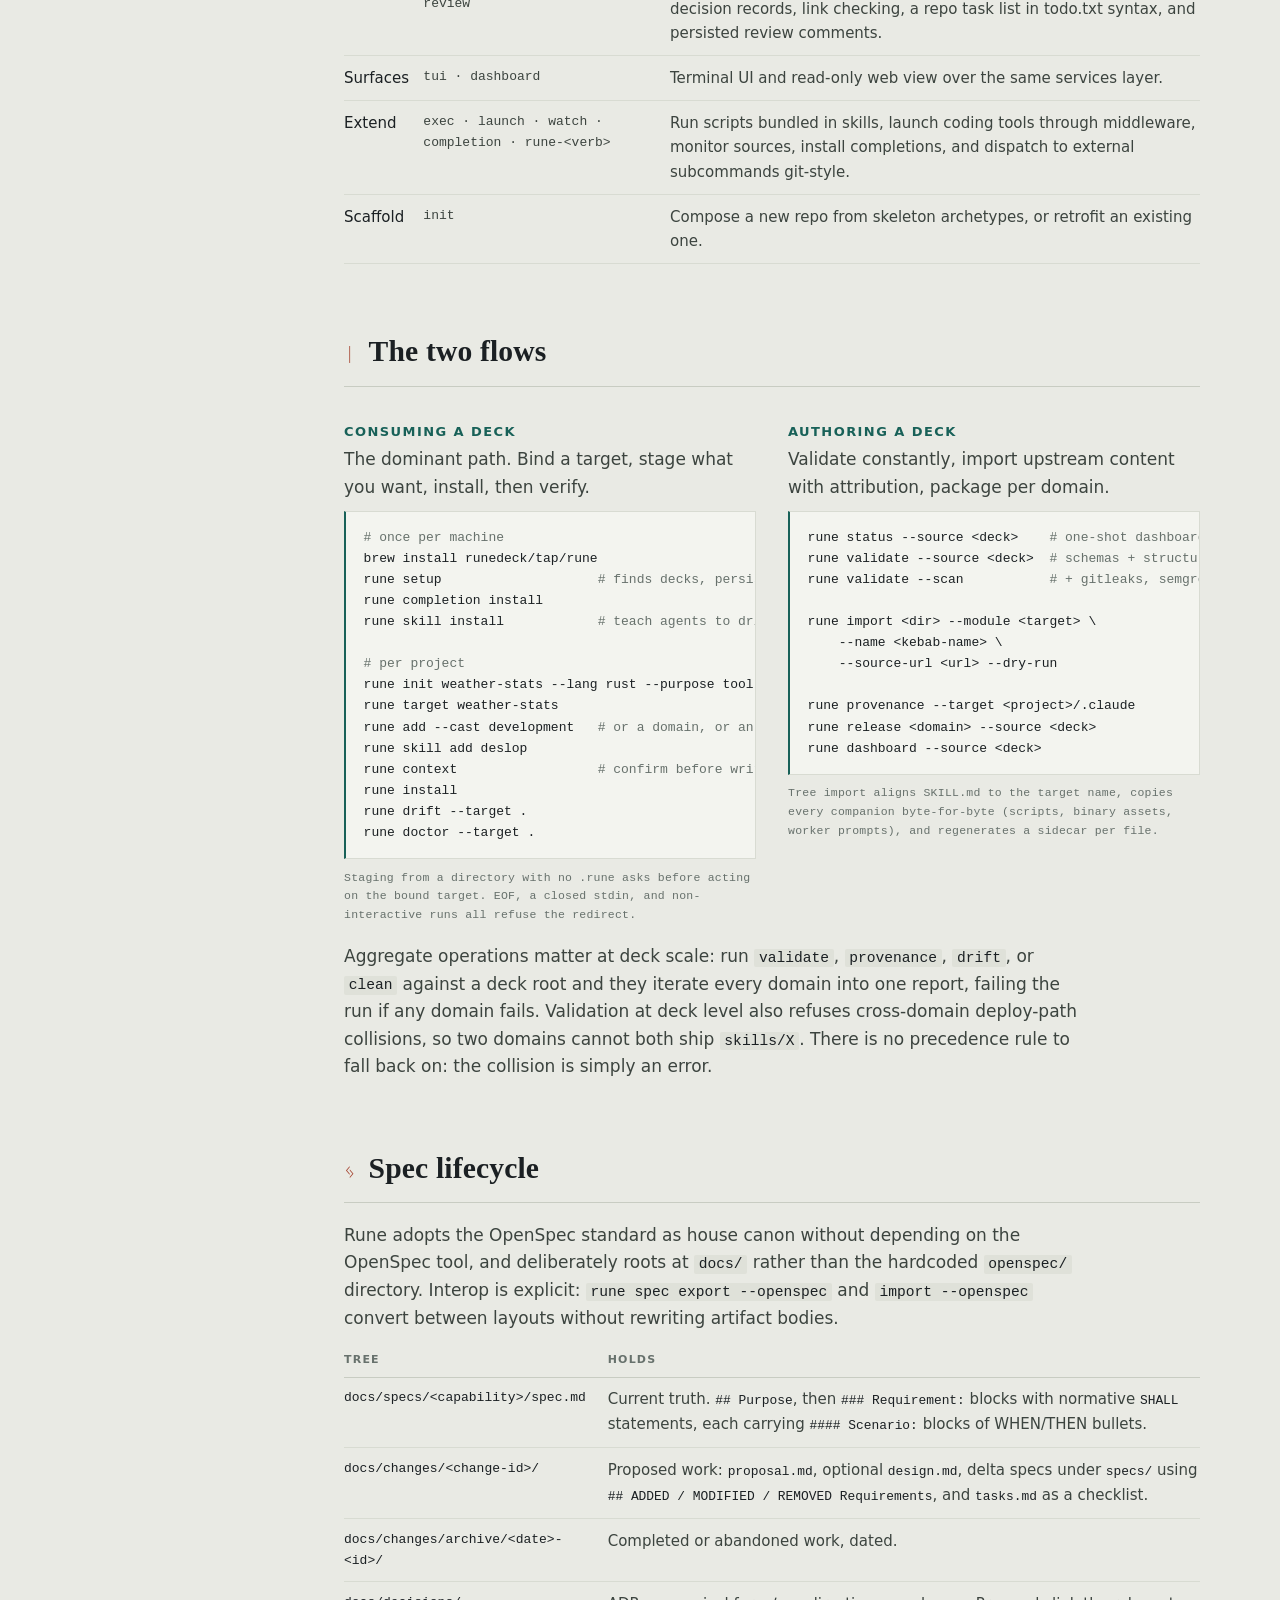
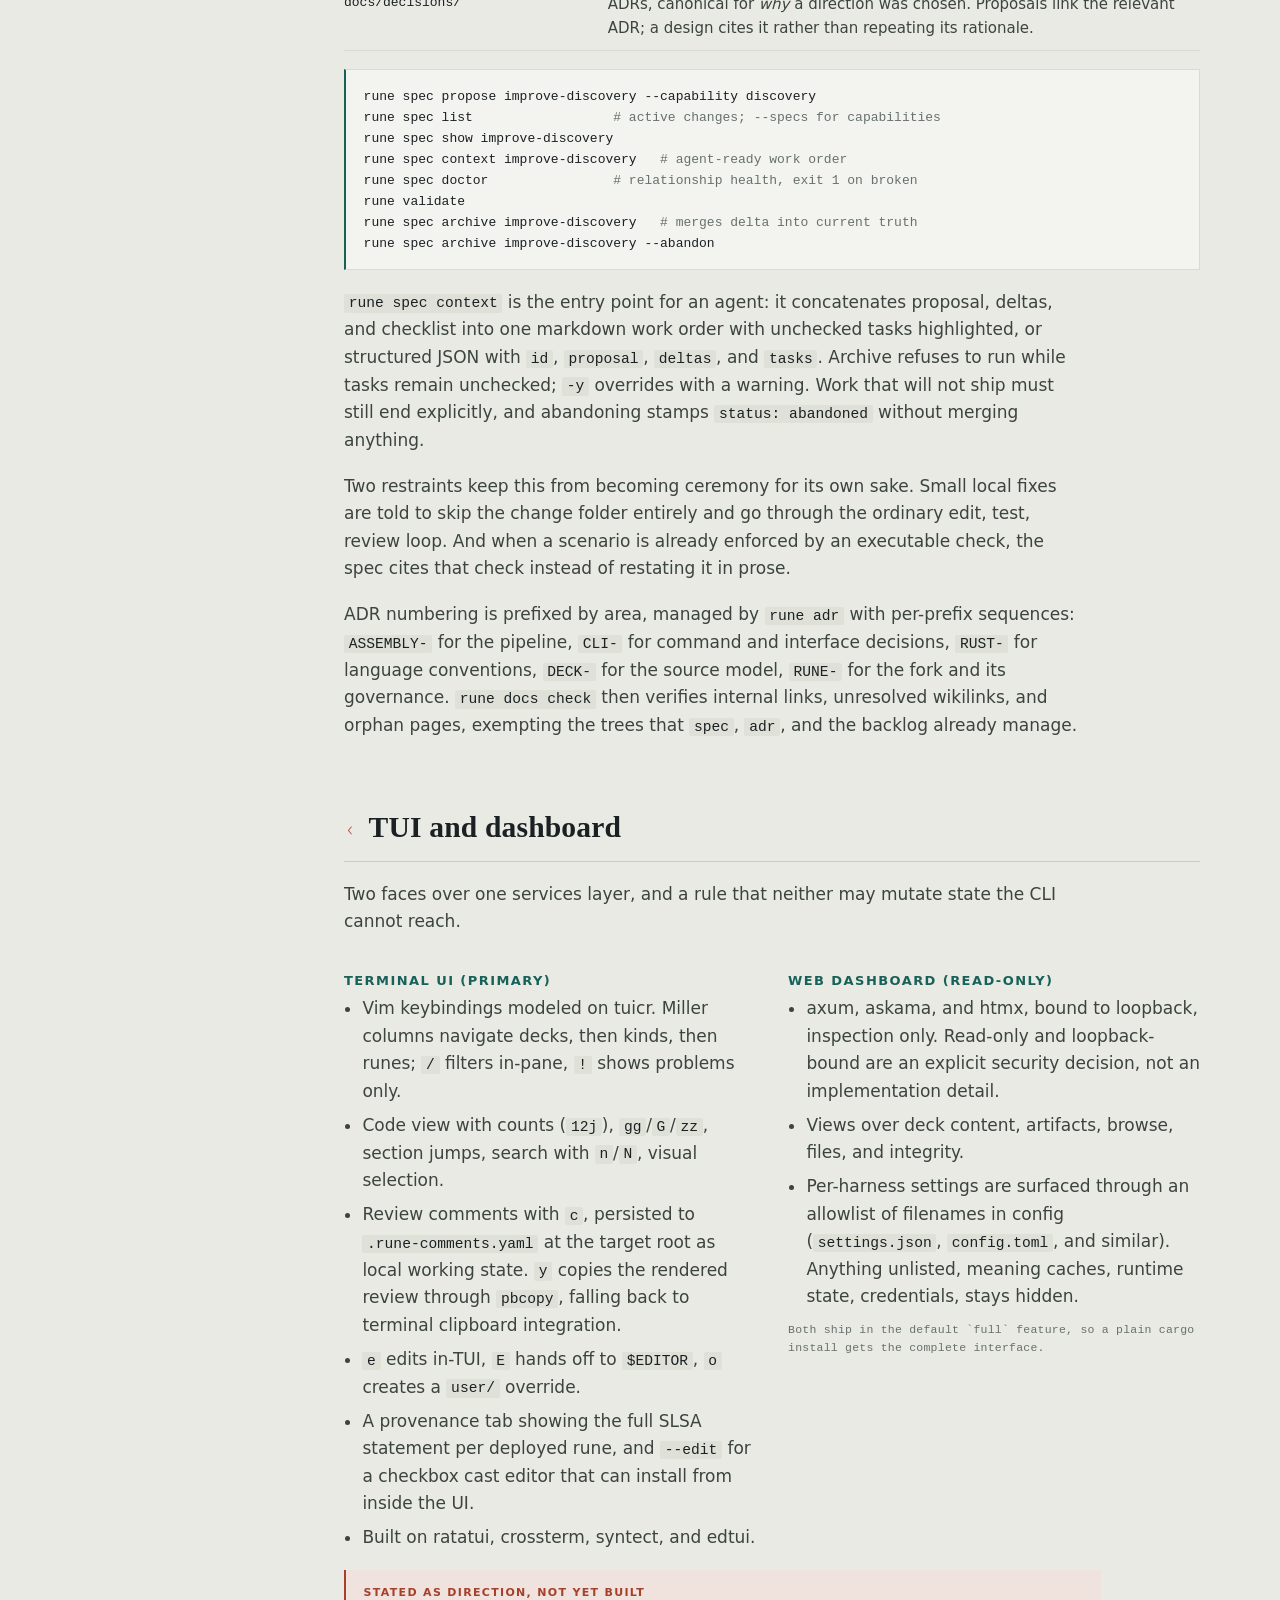
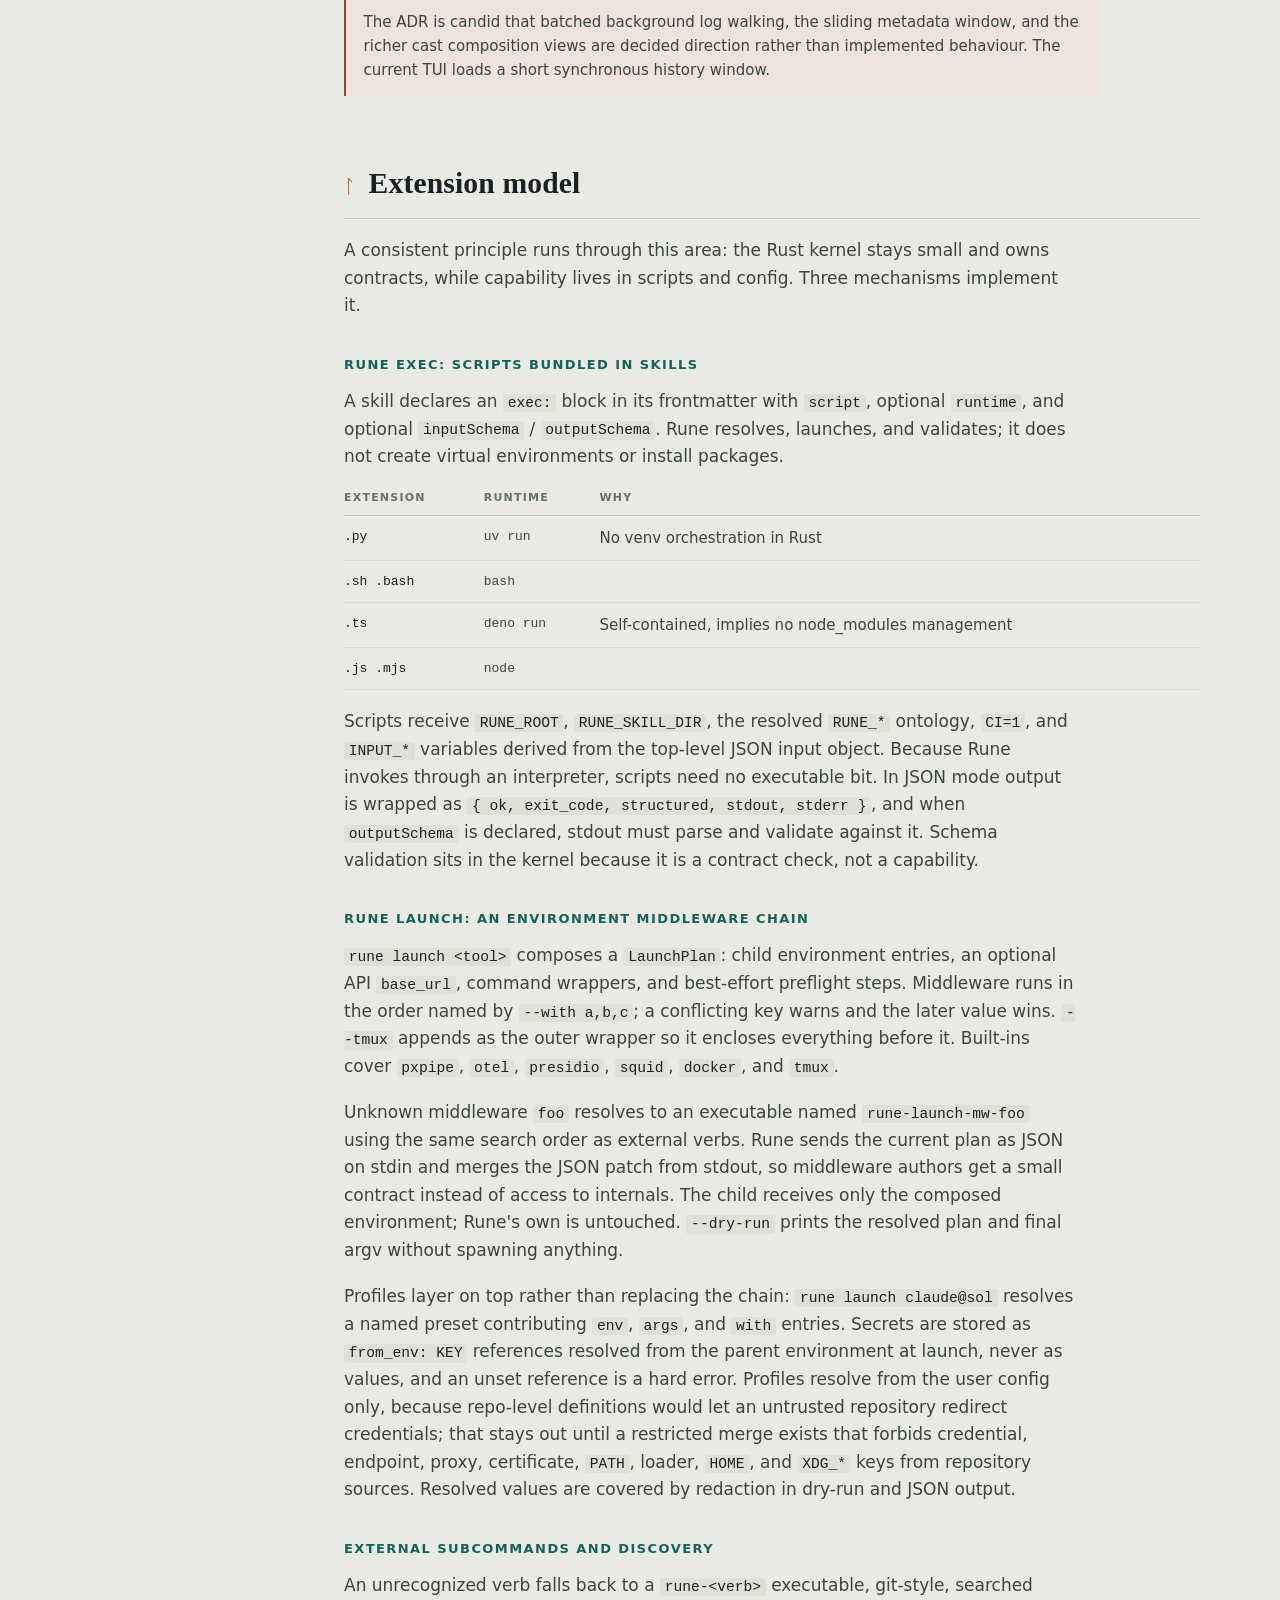
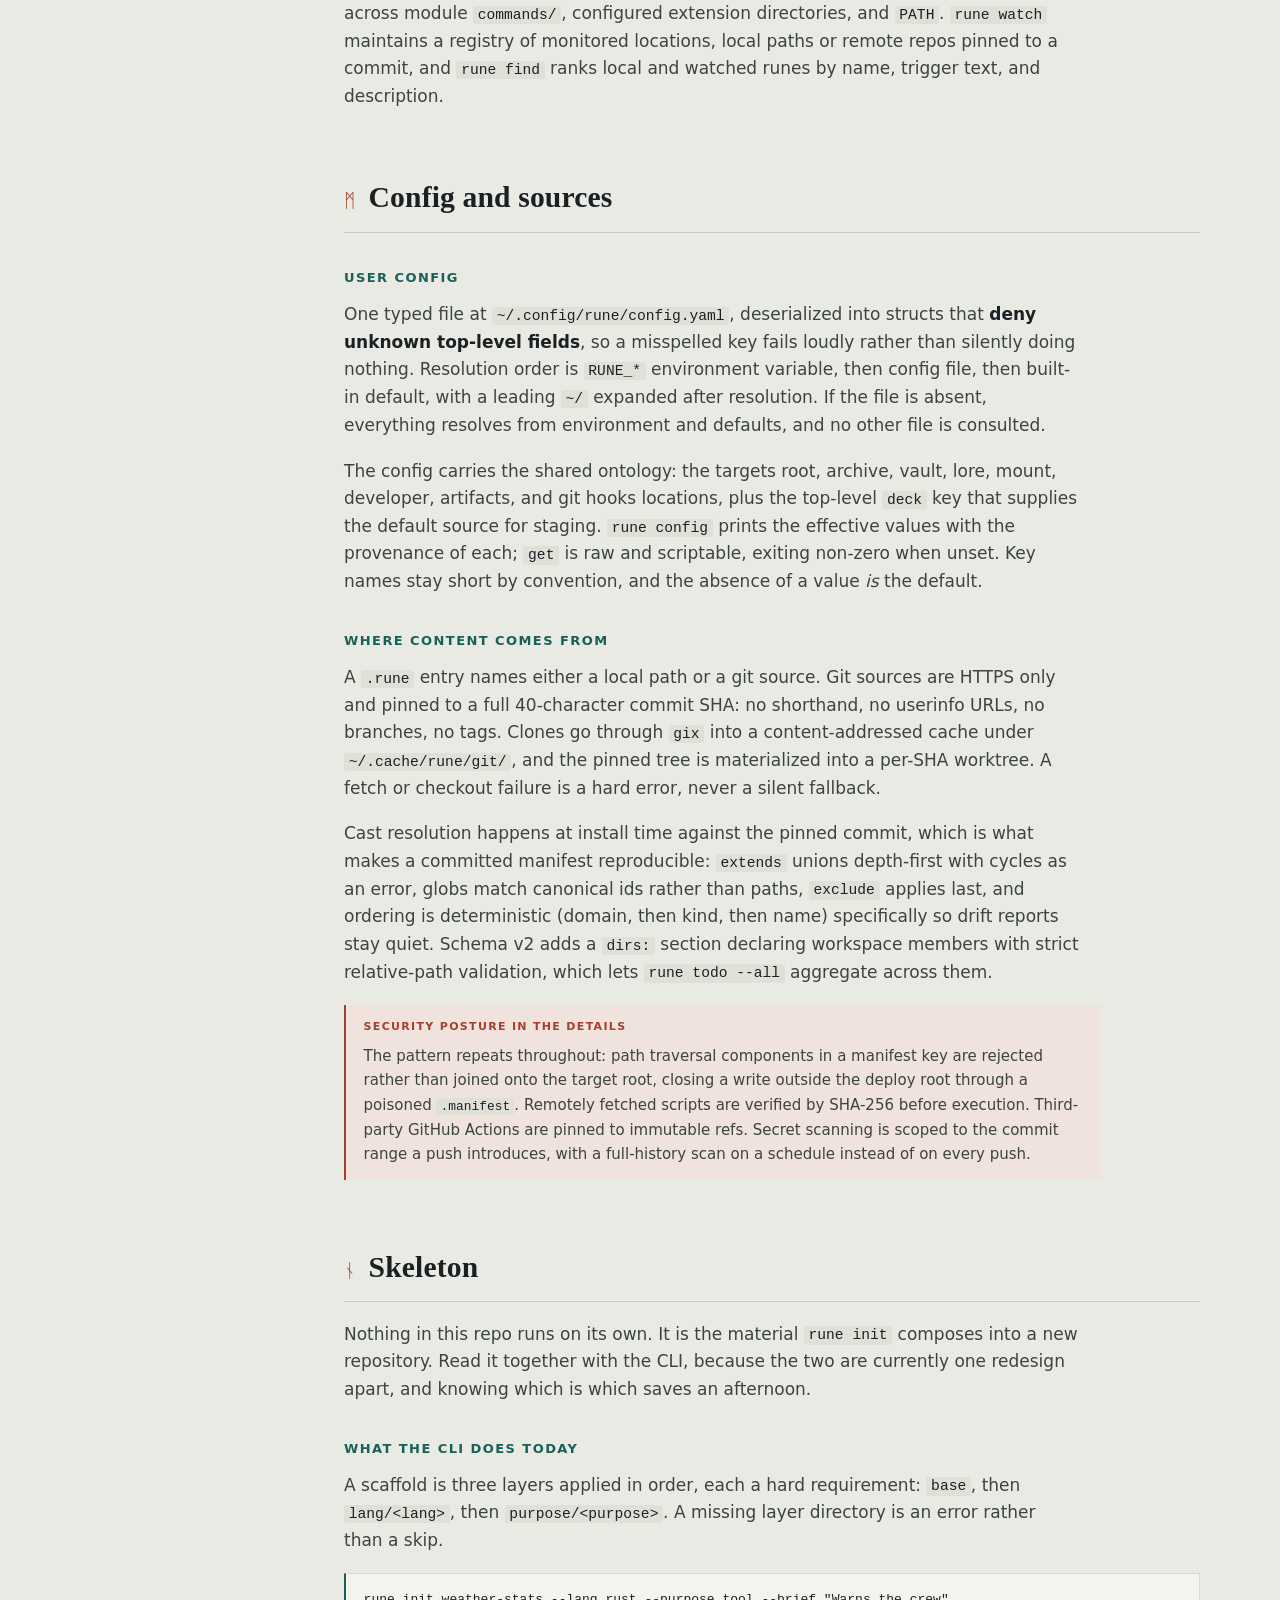
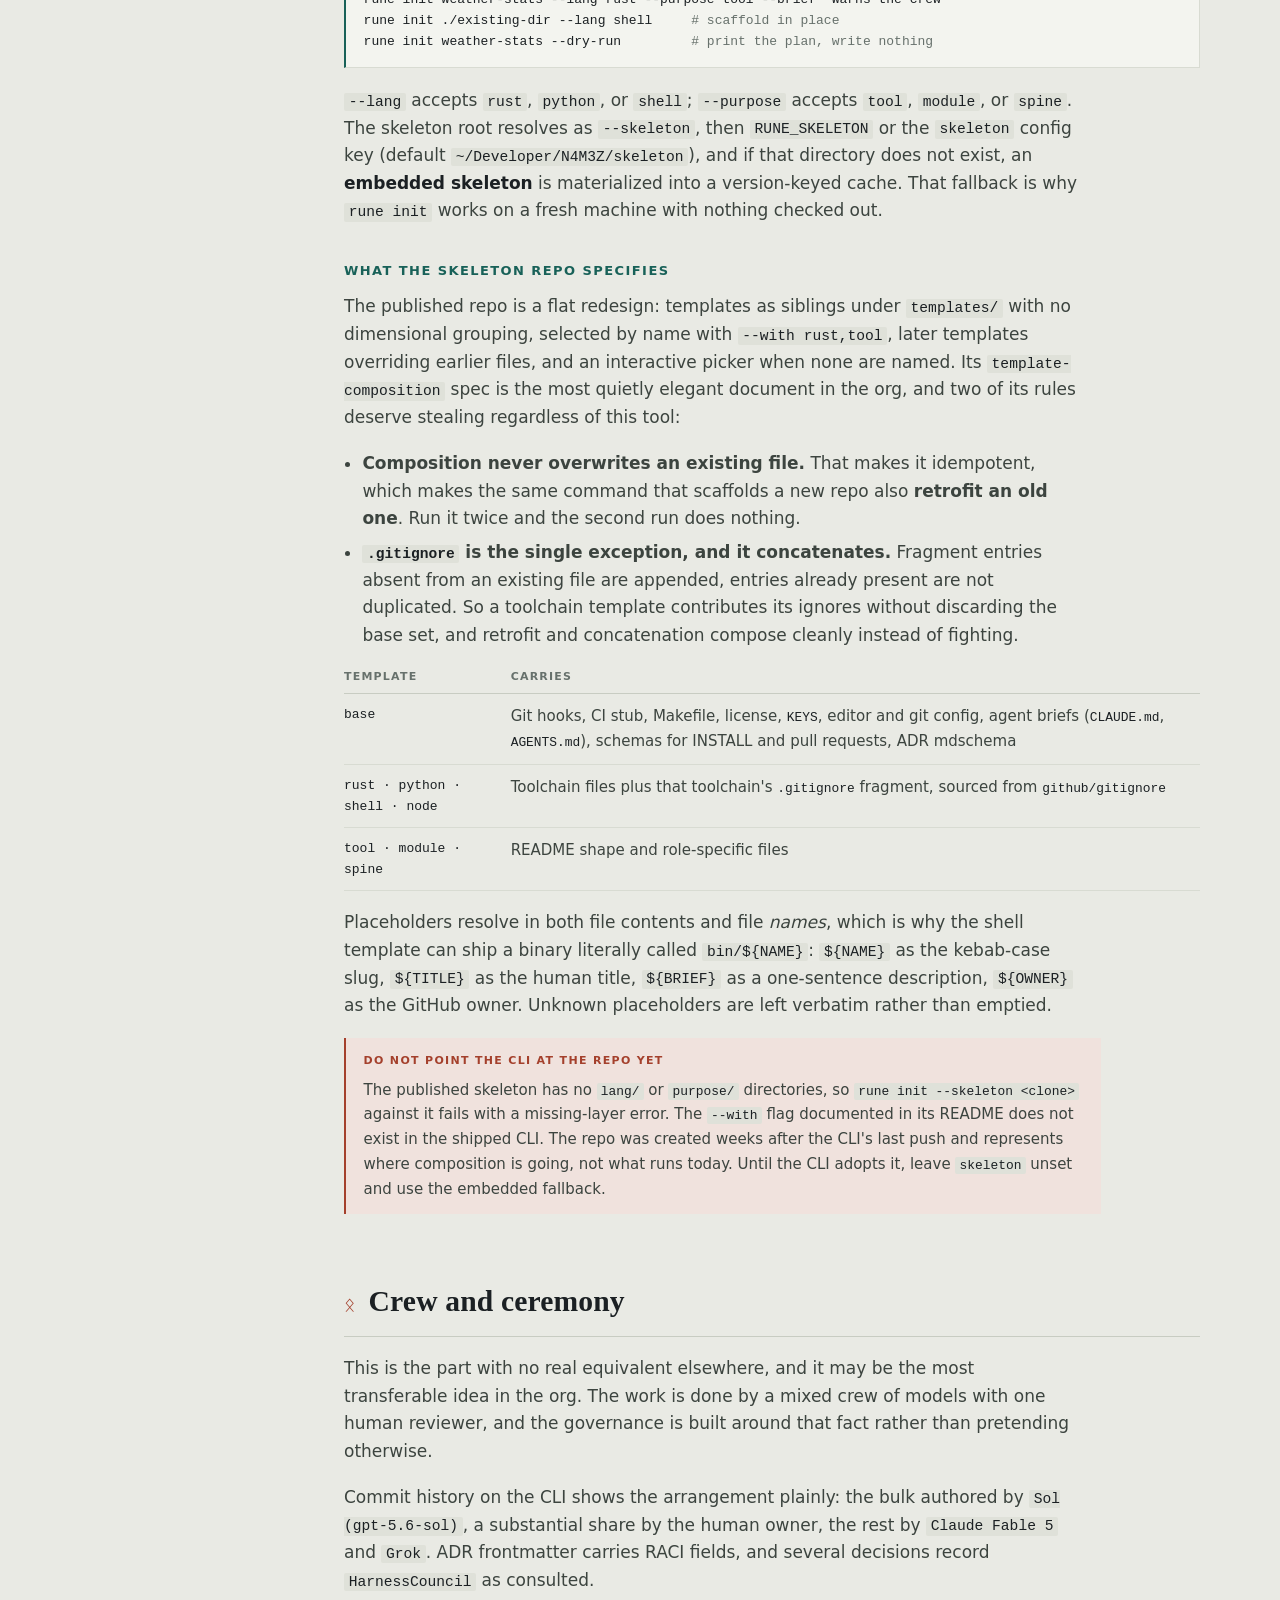
<file: guide/index.html>
<!doctype html>
<html lang="en">
<head>
    <meta charset="utf-8">
    <meta name="viewport" content="width=device-width, initial-scale=1">
    <title>Rune Deck: a field guide</title>
</head>
<body>

<style>
    :root {
        --ground: #e9eae4;
        --surface: #f3f4ef;
        --recess: #dfe1d9;
        --ink: #1b2023;
        --ink-soft: #3c443f;
        --muted: #67716c;
        --rule: #c8ccc2;
        --rule-soft: #d8dbd2;
        --accent: #186158;
        --accent-soft: #e2ece8;
        --sigil: #a4402c;
        --sigil-soft: #f0e2dd;

        --display: "Iowan Old Style", "Palatino Linotype", Palatino, "Book Antiqua", Georgia, serif;
        --body: Optima, "Optima nova", Candara, "Gill Sans MT", "Gill Sans", "Segoe UI", system-ui, sans-serif;
        --data: "SF Mono", "IBM Plex Mono", ui-monospace, Menlo, Consolas, monospace;

        --step: 0.75rem;
    }

    @media (prefers-color-scheme: dark) {
        :root {
            --ground: #15181a;
            --surface: #1d2124;
            --recess: #101314;
            --ink: #e3e7e2;
            --ink-soft: #c2c9c3;
            --muted: #939d97;
            --rule: #2f3538;
            --rule-soft: #262b2e;
            --accent: #6ac6b3;
            --accent-soft: #1b2e2c;
            --sigil: #e0785d;
            --sigil-soft: #2c211e;
        }
    }

    :root[data-theme="dark"] {
        --ground: #15181a;
        --surface: #1d2124;
        --recess: #101314;
        --ink: #e3e7e2;
        --ink-soft: #c2c9c3;
        --muted: #939d97;
        --rule: #2f3538;
        --rule-soft: #262b2e;
        --accent: #6ac6b3;
        --accent-soft: #1b2e2c;
        --sigil: #e0785d;
        --sigil-soft: #2c211e;
    }

    :root[data-theme="light"] {
        --ground: #e9eae4;
        --surface: #f3f4ef;
        --recess: #dfe1d9;
        --ink: #1b2023;
        --ink-soft: #3c443f;
        --muted: #67716c;
        --rule: #c8ccc2;
        --rule-soft: #d8dbd2;
        --accent: #186158;
        --accent-soft: #e2ece8;
        --sigil: #a4402c;
        --sigil-soft: #f0e2dd;
    }

    * { box-sizing: border-box; }

    body {
        margin: 0;
        background: var(--ground);
        color: var(--ink);
        font-family: var(--body);
        font-size: 1.0625rem;
        line-height: 1.62;
        -webkit-font-smoothing: antialiased;
    }

    .page {
        max-width: 74rem;
        margin: 0 auto;
        padding: 2rem 1.25rem 6rem;
        display: grid;
        gap: 3rem;
        grid-template-columns: minmax(0, 1fr);
    }

    @media (min-width: 62rem) {
        .page {
            grid-template-columns: 12.5rem minmax(0, 1fr);
            gap: 4rem;
            padding: 3.5rem 2rem 8rem;
        }
    }

    /* ---------- masthead ---------- */

    .masthead {
        grid-column: 1 / -1;
        border-bottom: 1px solid var(--rule);
        padding-bottom: 2.25rem;
        display: flex;
        flex-direction: column;
        gap: 1.25rem;
    }

    .wordmark {
        display: flex;
        align-items: baseline;
        flex-wrap: wrap;
        gap: 0.9rem;
    }

    .wordmark .glyphs {
        font-family: var(--display);
        font-size: clamp(2.5rem, 7vw, 4.25rem);
        letter-spacing: 0.22em;
        color: var(--sigil);
        line-height: 1;
    }

    .wordmark .name {
        font-family: var(--display);
        font-size: clamp(1.75rem, 4vw, 2.5rem);
        letter-spacing: 0.01em;
        line-height: 1;
    }

    .wordmark .tag {
        font-family: var(--data);
        font-size: 0.8125rem;
        color: var(--muted);
        letter-spacing: 0.02em;
    }

    .thesis {
        font-family: var(--display);
        font-size: clamp(1.25rem, 2.4vw, 1.6rem);
        line-height: 1.42;
        max-width: 44ch;
        text-wrap: balance;
        margin: 0;
        color: var(--ink);
    }

    .facts {
        display: flex;
        flex-wrap: wrap;
        gap: 0 2.25rem;
        font-family: var(--data);
        font-size: 0.78125rem;
        color: var(--muted);
        letter-spacing: 0.01em;
    }

    .facts span strong {
        color: var(--ink-soft);
        font-weight: 600;
    }

    /* ---------- rail ---------- */

    .rail {
        font-family: var(--data);
        font-size: 0.75rem;
        letter-spacing: 0.02em;
        position: relative;
    }

    .rail-marker {
        position: absolute;
        left: 0;
        top: 0;
        width: 2px;
        height: 0;
        background: var(--sigil);
        opacity: 0;
        transform: translateY(0);
        transition: transform 0.24s cubic-bezier(0.4, 0, 0.2, 1),
                    height 0.24s cubic-bezier(0.4, 0, 0.2, 1),
                    opacity 0.18s ease;
        pointer-events: none;
    }

    @media (min-width: 62rem) {
        .rail {
            position: sticky;
            top: 3.5rem;
            align-self: start;
            max-height: calc(100vh - 7rem);
            overflow-y: auto;
        }
    }

    .rail-title {
        text-transform: uppercase;
        letter-spacing: 0.14em;
        color: var(--muted);
        font-size: 0.6875rem;
        padding-bottom: 0.75rem;
        border-bottom: 1px solid var(--rule);
        margin-bottom: 0.75rem;
    }

    .rail ol {
        list-style: none;
        margin: 0;
        padding: 0;
        display: flex;
        flex-direction: column;
        gap: 0.1rem;
    }

    .rail a {
        display: block;
        padding: 0.28rem 0 0.28rem 0.6rem;
        color: var(--muted);
        text-decoration: none;
        border-left: 2px solid transparent;
        transition: color 0.12s ease, border-color 0.12s ease;
    }

    .rail a:hover { color: var(--ink); }

    .rail a[aria-current="true"] { color: var(--ink); }

    /* Without JS the per-link border is the marker; with JS the sliding bar
       takes over and the border stays out of its way. */
    .rail:not([data-marker]) a[aria-current="true"] { border-left-color: var(--sigil); }

    /* ---------- main flow ---------- */

    main {
        min-width: 0;
        display: flex;
        flex-direction: column;
        gap: 4rem;
    }

    section {
        display: flex;
        flex-direction: column;
        gap: 1.15rem;
        scroll-margin-top: 2.5rem;
    }

    .sect-head {
        display: flex;
        align-items: baseline;
        gap: 0.85rem;
        border-bottom: 1px solid var(--rule);
        padding-bottom: 0.6rem;
    }

    .sect-head .rune {
        font-family: var(--display);
        color: var(--sigil);
        font-size: 1.2rem;
        line-height: 1;
        flex: none;
    }

    h2 {
        font-family: var(--display);
        font-size: clamp(1.4rem, 2.6vw, 1.85rem);
        font-weight: 600;
        margin: 0;
        letter-spacing: 0.005em;
        text-wrap: balance;
    }

    h3 {
        font-family: var(--body);
        font-size: 0.8125rem;
        font-weight: 700;
        text-transform: uppercase;
        letter-spacing: 0.11em;
        color: var(--accent);
        margin: 1rem 0 -0.35rem;
    }

    p {
        margin: 0;
        max-width: 68ch;
        color: var(--ink-soft);
    }

    p strong { color: var(--ink); font-weight: 600; }

    a { color: var(--accent); text-decoration-thickness: 1px; text-underline-offset: 0.15em; }

    a:focus-visible,
    .rail a:focus-visible {
        outline: 2px solid var(--sigil);
        outline-offset: 2px;
    }

    code, kbd {
        font-family: var(--data);
        font-size: 0.86em;
        background: var(--recess);
        padding: 0.08em 0.32em;
        border-radius: 2px;
        color: var(--ink);
    }

    ul.plain {
        margin: 0;
        padding-left: 1.15rem;
        max-width: 68ch;
        color: var(--ink-soft);
        display: flex;
        flex-direction: column;
        gap: 0.4rem;
    }

    ul.plain::marker { color: var(--muted); }

    /* ---------- code blocks ---------- */

    .code {
        background: var(--surface);
        border: 1px solid var(--rule-soft);
        border-left: 2px solid var(--accent);
        overflow-x: auto;
    }

    .code pre {
        margin: 0;
        padding: 0.95rem 1.1rem;
        font-family: var(--data);
        font-size: 0.8125rem;
        line-height: 1.62;
        color: var(--ink);
    }

    .code pre code {
        background: none;
        padding: 0;
        font-size: inherit;
    }

    .code .c { color: var(--muted); }
    .code .k { color: var(--sigil); }

    .caption {
        font-family: var(--data);
        font-size: 0.71875rem;
        color: var(--muted);
        letter-spacing: 0.02em;
    }

    /* ---------- tables ---------- */

    .scroller { overflow-x: auto; }

    table {
        border-collapse: collapse;
        width: 100%;
        min-width: 30rem;
        font-size: 0.9375rem;
        font-variant-numeric: tabular-nums;
    }

    th {
        text-align: left;
        font-family: var(--body);
        font-size: 0.6875rem;
        font-weight: 700;
        text-transform: uppercase;
        letter-spacing: 0.11em;
        color: var(--muted);
        padding: 0 0.9rem 0.5rem 0;
        border-bottom: 1px solid var(--rule);
        vertical-align: bottom;
    }

    td {
        padding: 0.62rem 0.9rem 0.62rem 0;
        border-bottom: 1px solid var(--rule-soft);
        vertical-align: top;
        color: var(--ink-soft);
    }

    td:first-child { color: var(--ink); }

    th:last-child, td:last-child { padding-right: 0; }

    table code { background: none; padding: 0; color: var(--ink); }

    td.mono, th.mono { font-family: var(--data); font-size: 0.8125rem; }

    /* ---------- pills ---------- */

    .pill {
        display: inline-block;
        font-family: var(--data);
        font-size: 0.6875rem;
        letter-spacing: 0.04em;
        text-transform: uppercase;
        padding: 0.12rem 0.42rem;
        border: 1px solid var(--rule);
        border-radius: 2px;
        color: var(--muted);
        white-space: nowrap;
    }

    .pill.live { color: var(--accent); border-color: var(--accent); }
    .pill.hold { color: var(--sigil); border-color: var(--sigil); }

    /* ---------- field note ---------- */

    .note {
        border-left: 2px solid var(--sigil);
        background: var(--sigil-soft);
        padding: 0.85rem 1.1rem;
        max-width: 70ch;
        display: flex;
        flex-direction: column;
        gap: 0.5rem;
    }

    .note .label {
        font-family: var(--body);
        font-size: 0.6875rem;
        font-weight: 700;
        text-transform: uppercase;
        letter-spacing: 0.12em;
        color: var(--sigil);
    }

    .note p { max-width: none; color: var(--ink-soft); font-size: 0.9375rem; }
    .note ul.plain { font-size: 0.9375rem; }

    /* ---------- pipeline ---------- */

    .pipe-wrap { overflow-x: auto; padding-bottom: 0.25rem; }

    .pipe {
        display: grid;
        grid-template-columns: repeat(3, minmax(11rem, 1fr));
        gap: 0;
        min-width: 38rem;
        align-items: stretch;
    }

    .stage {
        border: 1px solid var(--rule);
        border-right: none;
        padding: 0.95rem 1rem 1.1rem;
        display: flex;
        flex-direction: column;
        gap: 0.55rem;
        background: var(--surface);
        position: relative;
    }

    .stage:last-child { border-right: 1px solid var(--rule); }

    .stage-name {
        font-family: var(--body);
        font-size: 0.6875rem;
        font-weight: 700;
        text-transform: uppercase;
        letter-spacing: 0.12em;
        color: var(--accent);
    }

    .stage ul {
        list-style: none;
        margin: 0;
        padding: 0;
        display: flex;
        flex-direction: column;
        gap: 0.28rem;
        font-family: var(--data);
        font-size: 0.75rem;
        color: var(--ink-soft);
    }

    .stage .op {
        font-family: var(--body);
        font-size: 0.8125rem;
        color: var(--muted);
        border-top: 1px dashed var(--rule);
        padding-top: 0.5rem;
        margin-top: auto;
    }

    .stage + .stage::before {
        content: "›";
        position: absolute;
        left: -0.44rem;
        top: 0.72rem;
        font-family: var(--display);
        font-size: 1.1rem;
        line-height: 1;
        color: var(--sigil);
        background: var(--ground);
        padding: 0 0.1rem;
    }

    /* ---------- two-up ---------- */

    .duo {
        display: grid;
        gap: 1.5rem;
        grid-template-columns: minmax(0, 1fr);
    }

    @media (min-width: 48rem) {
        .duo { grid-template-columns: repeat(2, minmax(0, 1fr)); gap: 2rem; }
    }

    .duo > div { display: flex; flex-direction: column; gap: 0.6rem; min-width: 0; }

    footer {
        grid-column: 1 / -1;
        border-top: 1px solid var(--rule);
        padding-top: 1.5rem;
        font-family: var(--data);
        font-size: 0.75rem;
        color: var(--muted);
        display: flex;
        flex-direction: column;
        gap: 0.4rem;
    }

    /* ---------- part divider ---------- */

    .part {
        grid-column: 1 / -1;
        display: flex;
        align-items: center;
        gap: 1.25rem;
        padding-top: 1rem;
    }

    .part::before, .part::after {
        content: "";
        height: 1px;
        background: var(--rule);
        flex: 1;
    }

    .part span {
        font-family: var(--body);
        font-size: 0.6875rem;
        font-weight: 700;
        text-transform: uppercase;
        letter-spacing: 0.18em;
        color: var(--sigil);
        white-space: nowrap;
    }

    /* ---------- tutorials ---------- */

    .tut {
        border-top: 1px solid var(--rule);
        padding-top: 1.35rem;
        display: flex;
        flex-direction: column;
        gap: 0.9rem;
        scroll-margin-top: 2.5rem;
    }

    .tut-head { display: flex; flex-direction: column; gap: 0.4rem; }

    .tut-eyebrow {
        display: flex;
        align-items: center;
        gap: 0.6rem;
        font-family: var(--data);
        font-size: 0.6875rem;
        letter-spacing: 0.08em;
        text-transform: uppercase;
        color: var(--muted);
    }

    .tut-eyebrow b {
        font-family: var(--display);
        font-size: 1rem;
        color: var(--sigil);
        letter-spacing: 0;
    }

    .tut h3 {
        font-family: var(--display);
        font-size: 1.2rem;
        font-weight: 600;
        text-transform: none;
        letter-spacing: 0;
        color: var(--ink);
        margin: 0;
    }

    .goal {
        font-size: 0.9375rem;
        color: var(--ink-soft);
        max-width: 70ch;
    }

    .goal b {
        font-family: var(--body);
        font-size: 0.6875rem;
        font-weight: 700;
        text-transform: uppercase;
        letter-spacing: 0.1em;
        color: var(--accent);
        margin-right: 0.4rem;
    }

    ol.steps {
        list-style: none;
        counter-reset: step;
        margin: 0;
        padding: 0;
        display: flex;
        flex-direction: column;
        gap: 1.1rem;
    }

    ol.steps > li {
        counter-increment: step;
        display: grid;
        grid-template-columns: 1.9rem minmax(0, 1fr);
        gap: 0 0.6rem;
        align-items: start;
    }

    ol.steps > li::before {
        content: counter(step);
        font-family: var(--data);
        font-size: 0.75rem;
        color: var(--sigil);
        border: 1px solid var(--rule);
        border-radius: 50%;
        width: 1.5rem;
        height: 1.5rem;
        display: flex;
        align-items: center;
        justify-content: center;
        margin-top: 0.1rem;
    }

    ol.steps > li > * { grid-column: 2; }

    .step-body { display: flex; flex-direction: column; gap: 0.55rem; min-width: 0; }

    .step-body p { font-size: 0.9375rem; max-width: 66ch; }

    .expect {
        font-size: 0.875rem;
        color: var(--muted);
        border-left: 2px solid var(--rule);
        padding-left: 0.7rem;
        max-width: 66ch;
    }

    .expect b {
        color: var(--accent);
        font-weight: 700;
        font-size: 0.6875rem;
        text-transform: uppercase;
        letter-spacing: 0.1em;
        margin-right: 0.35rem;
    }

    @media (prefers-reduced-motion: reduce) {
        * { transition: none !important; scroll-behavior: auto !important; }
    }

    html { scroll-behavior: smooth; }
</style>

<div class="page">

    <header class="masthead">
        <div class="wordmark">
            <span class="glyphs" aria-hidden="true">ᚱᚢᚾᛖ</span>
            <span class="name">Rune Deck</span>
            <span class="tag">rune · your runes, deployed</span>
        </div>
        <p class="thesis">Instructions for AI coding agents, treated like source code: authored in markdown, validated by schemas, assembled per harness, deployed with provenance.</p>
        <div class="facts">
            <span><strong>github.com/runedeck</strong></span>
            <span>opened <strong>2026-07-12</strong></span>
            <span>license <strong>EUPL-1.2</strong></span>
            <span>site <strong>runedeck.ai</strong></span>
            <span>toolchain <strong>Rust 2024</strong></span>
        </div>
    </header>

    <nav class="rail" aria-label="Contents">
        <div class="rail-title">Contents</div>
        <ol>
            <li><a href="#idea">The idea</a></li>
            <li><a href="#repos">The repositories</a></li>
            <li><a href="#lexicon">Lexicon</a></li>
            <li><a href="#pipeline">Assemble and deploy</a></li>
            <li><a href="#providers">Providers</a></li>
            <li><a href="#plugin">Plugin shape</a></li>
            <li><a href="#integrity">Provenance and integrity</a></li>
            <li><a href="#commands">Command surface</a></li>
            <li><a href="#flows">The two flows</a></li>
            <li><a href="#specs">Spec lifecycle</a></li>
            <li><a href="#surfaces">TUI and dashboard</a></li>
            <li><a href="#extend">Extension model</a></li>
            <li><a href="#config">Config and sources</a></li>
            <li><a href="#skeleton">Skeleton</a></li>
            <li><a href="#crew">Crew and ceremony</a></li>
            <li><a href="#position">Positioning</a></li>
        </ol>
        <div class="rail-title" style="margin-top:1.5rem">Tutorials</div>
        <ol>
            <li><a href="#t-setup">1 · First run</a></li>
            <li><a href="#t-deploy">2 · Scaffold and deploy</a></li>
            <li><a href="#t-anatomy">3 · Read what landed</a></li>
            <li><a href="#t-pin">4 · Pin a remote deck</a></li>
            <li><a href="#t-repair">5 · Override and repair</a></li>
            <li><a href="#t-authoring">6 · Author a domain</a></li>
            <li><a href="#t-import">7 · Import upstream</a></li>
            <li><a href="#t-variants">8 · Variants and release</a></li>
            <li><a href="#t-spec">9 · Spec lifecycle</a></li>
            <li><a href="#t-docs">10 · Decisions and tasks</a></li>
            <li><a href="#t-review">11 · Review in the TUI</a></li>
            <li><a href="#t-launch">12 · Launch profiles</a></li>
            <li><a href="#t-exec">13 · Scripts in skills</a></li>
        </ol>
        <div class="rail-title" style="margin-top:1.5rem">Closing</div>
        <ol>
            <li><a href="#state">State of play</a></li>
            <li><a href="#next">Where to read next</a></li>
        </ol>
    </nav>

    <main>

        <div class="part"><span>Part I · Reference</span></div>

        <!-- ============ 1 ============ -->
        <section id="idea">
            <div class="sect-head"><span class="rune" aria-hidden="true">ᚨ</span><h2>The idea</h2></div>

            <p>Every AI coding harness wants its instructions in its own dialect and its own directory. Claude Code reads <code>.claude/</code>, Codex reads <code>.codex/</code> and wants agents as TOML, Gemini CLI wants kebab-case filenames and its own tool names, opencode wants something else again. Copy the same markdown into each and you have four divergent copies within a month.</p>

            <p>Rune Deck's answer is a build pipeline for prompts. You write a skill, agent, rule, or hook <strong>once</strong> as markdown with YAML frontmatter. The <code>rune</code> CLI transforms it per harness, deploys it, and records what it deployed, so drift becomes something you can detect and repair rather than something you discover.</p>

            <p>The project's own framing of why raw copying is not enough: assembly (the deployed file is clean, the source keeps its metadata), provenance (an in-toto/SLSA record of which sources produced each deployed file), and manifest tracking (a fingerprint per deployed file, so modifications, staleness, and orphans are all visible).</p>

            <p>The second idea, less obvious and more interesting: the same discipline is applied to the repository around the content. Architecture decisions are records under <code>docs/decisions/</code>, capability behaviour is specified in normative <code>SHALL</code> statements under <code>docs/specs/</code>, and both trees are managed by CLI subcommands rather than convention alone.</p>
        </section>

        <!-- ============ 2 ============ -->
        <section id="repos">
            <div class="sect-head"><span class="rune" aria-hidden="true">ᛒ</span><h2>The repositories</h2></div>

            <p>The org splits cleanly into the tool, the content, and the scaffolding, plus distribution and org defaults.</p>

            <div class="scroller">
                <table>
                    <thead>
                        <tr><th>Repo</th><th>Stack</th><th>Role</th><th>State</th></tr>
                    </thead>
                    <tbody>
                        <tr>
                            <td><code>cli</code></td>
                            <td class="mono">Rust</td>
                            <td>The <code>rune</code> binary. Assembly, deployment, validation, provenance, TUI, web dashboard, spec and ADR lifecycle. Roughly 55k lines across <code>src/</code>.</td>
                            <td><span class="pill live">v0.5.0</span></td>
                        </tr>
                        <tr>
                            <td><code>deck</code></td>
                            <td class="mono">markdown</td>
                            <td>The content collection: <code>deck.yaml</code> at the root, one directory per domain under <code>runes/</code>, named selections under <code>casts/</code>.</td>
                            <td><span class="pill hold">seeded</span></td>
                        </tr>
                        <tr>
                            <td><code>skeleton</code></td>
                            <td class="mono">templates</td>
                            <td>Empty-repo archetypes composed by <code>rune init</code>. Flat template directory plus the specs that define composition and repo ceremony.</td>
                            <td><span class="pill live">active</span></td>
                        </tr>
                        <tr>
                            <td><code>homebrew-tap</code></td>
                            <td class="mono">Ruby</td>
                            <td>One formula. <code>brew install runedeck/tap/rune</code> builds from source with <code>cargo install</code> and generates shell completions from the built binary.</td>
                            <td><span class="pill live">v0.5.0</span></td>
                        </tr>
                        <tr>
                            <td><code>.github</code></td>
                            <td class="mono">markdown</td>
                            <td>Org defaults that cascade to every repo without one of its own: SECURITY, CONTRIBUTING, FUNDING, issue forms, and a starter quality workflow.</td>
                            <td><span class="pill live">active</span></td>
                        </tr>
                        <tr>
                            <td><code>bench</code></td>
                            <td class="mono">private</td>
                            <td>"Casting the runes on language models." Model evaluation, judging by the name and the org's practice of cross-vendor review. Contents not readable.</td>
                            <td><span class="pill">private</span></td>
                        </tr>
                    </tbody>
                </table>
            </div>

            <div class="note">
                <span class="label">Worth knowing</span>
                <p>The CLI repo was renamed from <code>rune</code> to <code>cli</code>. GitHub still redirects the old path, which is why <code>Cargo.toml</code> and the Homebrew formula both point at <code>runedeck/rune</code> and still resolve. <code>rune</code> is the binary name; <code>rune-cli</code> is the crate name; the library target inside it is called <code>commands</code>.</p>
            </div>
        </section>

        <!-- ============ 3 ============ -->
        <section id="lexicon">
            <div class="sect-head"><span class="rune" aria-hidden="true">ᚦ</span><h2>Lexicon</h2></div>

            <p>The vocabulary is deliberate and load-bearing: these words are directory names, config keys, and subcommands. Learning them is most of learning the tool.</p>

            <div class="scroller">
                <table>
                    <thead><tr><th>Term</th><th>Meaning</th></tr></thead>
                    <tbody>
                        <tr><td><strong>rune</strong></td><td>One instruction file: a skill, an agent, a rule, or a hook. The closed set of kinds is <code>skills</code>, <code>agents</code>, <code>rules</code>, <code>hooks</code>.</td></tr>
                        <tr><td><strong>deck</strong></td><td>A collection of runes: directories under <code>runes/&lt;domain&gt;/</code> beneath a <code>deck.yaml</code> root. Each domain carries its own <code>module.yaml</code>.</td></tr>
                        <tr><td><strong>cast</strong></td><td>A named selection of runes across domains, for a use case. Lives at <code>casts/&lt;name&gt;.yaml</code>, supports <code>extends</code>, glob <code>runes</code>, and <code>exclude</code>.</td></tr>
                        <tr><td><strong>target</strong></td><td>The repo <code>rune</code> deploys <em>into</em>. Bound with <code>rune target</code> so other commands know where to act.</td></tr>
                        <tr><td><code>.rune</code></td><td>The consumer manifest at a target's root: which source, which casts, which runes. Committed, so a selection is reproducible.</td></tr>
                        <tr><td><code>.manifest</code></td><td>Rune's own record inside each provider directory of exactly what it deployed, for drift detection, pruning, and repair.</td></tr>
                        <tr><td><strong>qualified id</strong></td><td><code>&lt;domain&gt;/&lt;kind&gt;/&lt;name&gt;</code>. Short forms are accepted while unambiguous; ambiguity is a hard error that lists every candidate.</td></tr>
                    </tbody>
                </table>
            </div>

            <p>There are exactly two roles, and most confusion about the tool comes from mixing them up: you <strong>author</strong> a deck, and you <strong>consume</strong> it in a target. <code>rune context</code> exists to tell you which one you are currently in.</p>
        </section>

        <!-- ============ 4 ============ -->
        <section id="pipeline">
            <div class="sect-head"><span class="rune" aria-hidden="true">ᛞ</span><h2>Assemble and deploy</h2></div>

            <p>Two stages, always. <code>rune assemble</code> transforms source into <code>build/&lt;provider&gt;/</code>. <code>rune deploy</code> moves the build into provider directories and writes tracking. <code>rune install</code> runs both.</p>

            <div class="pipe-wrap">
                <div class="pipe">
                    <div class="stage">
                        <span class="stage-name">Source</span>
                        <ul>
                            <li>rules/UseRTK.md</li>
                            <li>rules/claude/UseRTK.md</li>
                            <li>rules/user/UseRTK.md</li>
                            <li>agents/GameMaster.md</li>
                            <li>skills/MySkill/SKILL.md</li>
                        </ul>
                        <span class="op">Frontmatter intact. Qualifier directories still nested.</span>
                    </div>
                    <div class="stage">
                        <span class="stage-name">build/</span>
                        <ul>
                            <li>build/claude/rules/…</li>
                            <li>build/gemini/… kebab-case</li>
                            <li>build/codex/… agents as TOML</li>
                            <li>build/opencode/…</li>
                            <li>*.yaml provenance sidecars</li>
                        </ul>
                        <span class="op">Strip frontmatter and reference links, resolve qualifiers, apply provider transforms.</span>
                    </div>
                    <div class="stage">
                        <span class="stage-name">Target</span>
                        <ul>
                            <li>.claude/rules/…</li>
                            <li>.claude/skills/rune/…</li>
                            <li>.codex/ .gemini/ .opencode/</li>
                            <li>.provenance/*.yaml</li>
                            <li>.manifest</li>
                        </ul>
                        <span class="op">Skip unchanged, refuse modified without <code>--force</code>, prune orphans.</span>
                    </div>
                </div>
            </div>
            <p class="caption">build/ is transient and rewritten on every assemble. Everything at the target is manifest-tracked.</p>

            <h3>Qualifier directories</h3>
            <p>Subdirectories in source are organizational, not structural: they flatten at assembly time, and the most specific wins. This is how one source file serves a personal override, a provider quirk, and a model-specific variant without branching.</p>

            <div class="scroller">
                <table>
                    <thead><tr><th>Directory</th><th>Purpose</th><th>Precedence</th></tr></thead>
                    <tbody>
                        <tr><td class="mono">user/</td><td>Personal overrides and additions, git-ignored, merged at assembly</td><td>highest</td></tr>
                        <tr><td class="mono">&lt;provider&gt;/&lt;model&gt;/</td><td>Model-specific variant (<code>claude-opus-4/</code>)</td><td></td></tr>
                        <tr><td class="mono">&lt;provider&gt;/</td><td>Provider-specific variant</td><td></td></tr>
                        <tr><td class="mono">(root)</td><td>Base content</td><td>lowest</td></tr>
                    </tbody>
                </table>
            </div>

            <p>A file present only in <code>user/</code> still deploys, flat, alongside the rest. That is the escape hatch that keeps individual customization out of upstream.</p>

            <h3>Assembly transforms</h3>
            <div class="scroller">
                <table>
                    <thead><tr><th>Rule</th><th>Scope</th><th>Effect</th></tr></thead>
                    <tbody>
                        <tr><td class="mono">kebab-case</td><td>all kinds</td><td>Filenames and the <code>name:</code> field to kebab-case</td></tr>
                        <tr><td class="mono">kebab-case-agents</td><td>agents</td><td>Same, restricted to agent files</td></tr>
                        <tr><td class="mono">remap-tools</td><td>all kinds</td><td>Rewrite tool names inside backtick spans (<code>Read</code> becomes <code>read_file</code>)</td></tr>
                        <tr><td class="mono">strip-links</td><td>all kinds</td><td>Remove GFM reference-style link definitions</td></tr>
                        <tr><td class="mono">agents-to-toml</td><td>agents</td><td>Convert a markdown agent into TOML</td></tr>
                    </tbody>
                </table>
            </div>
        </section>

        <!-- ============ 5 ============ -->
        <section id="providers">
            <div class="sect-head"><span class="rune" aria-hidden="true">ᛖ</span><h2>Providers</h2></div>

            <p>A provider is a config entry, not code. <code>defaults.yaml</code> is committed and carries the shipped conventions; a git-ignored <code>config.yaml</code> deep-merges over it, so a local override never edits a tracked file. Adding a harness means adding a stanza.</p>

            <div class="scroller">
                <table>
                    <thead><tr><th>Provider</th><th>Target</th><th>Assembly</th><th>Notable</th></tr></thead>
                    <tbody>
                        <tr>
                            <td><code>claude</code></td>
                            <td class="mono">.claude</td>
                            <td class="mono">(none)</td>
                            <td><code>plugin: rune</code>. Keeps the native SKILL.md fields Claude Code actually reads (<code>allowed-tools</code>, <code>argument-hint</code>, <code>disable-model-invocation</code>, and the rest). Alias <code>claudecode</code>.</td>
                        </tr>
                        <tr>
                            <td><code>codex</code></td>
                            <td class="mono">.codex</td>
                            <td class="mono">agents-to-toml, strip-links</td>
                            <td>Deploy rule <code>rulesync</code>. Carries per-tier reasoning effort alongside model tiers.</td>
                        </tr>
                        <tr>
                            <td><code>gemini</code></td>
                            <td class="mono">.gemini</td>
                            <td class="mono">kebab-case-agents, remap-tools, strip-links</td>
                            <td>The only provider that remaps tool names. Alias <code>geminicli</code>.</td>
                        </tr>
                        <tr>
                            <td><code>opencode</code></td>
                            <td class="mono">.opencode</td>
                            <td class="mono">kebab-case-agents, strip-links</td>
                            <td>Model tiers point at Claude models.</td>
                        </tr>
                        <tr>
                            <td><code>agentskills</code></td>
                            <td class="mono">.agents</td>
                            <td class="mono">strip-links</td>
                            <td><code>enabled: false</code>. Opt-in generic fallback for the agentskills.io layout, via <code>--provider</code> or <code>rune provider enable</code>.</td>
                        </tr>
                    </tbody>
                </table>
            </div>

            <p>Each provider also declares <code>keep_fields</code> per kind (which frontmatter keys survive the strip), and <code>models</code> tiered as <code>strong</code> / <code>fast</code> / <code>light</code> so an agent definition can name a tier instead of a model id. <code>target</code> can be a map when a provider needs different roots per kind, with <code>default</code> as the fallback and unknown keys rejected.</p>
        </section>

        <!-- ============ 6 ============ -->
        <section id="plugin">
            <div class="sect-head"><span class="rune" aria-hidden="true">ᚠ</span><h2>Plugin shape</h2></div>

            <p>The sharpest recent design call. Skills deployed loose into <code>.claude/skills/&lt;name&gt;</code> load unnamespaced, so <code>/deslop</code> can collide with anything else on the machine, and nothing marks the content as the deck's.</p>

            <p>Claude Code namespaces skills that arrive as a plugin, but the usual route to a plugin is a marketplace install, which is heavier than the primary path of staging and installing. The resolution: deploy the selection as a <strong>skills-directory plugin</strong>. Any directory under a skills directory carrying <code>.claude-plugin/plugin.json</code> auto-loads, no marketplace and no install ceremony.</p>

            <ul class="plain">
                <li>Skills, agents, and hooks land under <code>.claude/skills/rune/</code>; rules keep their loose <code>.claude/rules</code> path, because rules are not a plugin component.</li>
                <li>Deploy generates two manifest-tracked files at the plugin root: <code>.claude-plugin/plugin.json</code> and <code>hooks/hooks.json</code>, the latter a union of every deployed domain's hook table in sorted order. Hooks register through the loader instead of hand-wired <code>settings.json</code> entries.</li>
                <li>Every skill then loads as <code>rune:&lt;name&gt;</code>. The ADR records this as verified live: <code>claude plugin validate</code> passes on the generated root, and a session lists the deck's skills under the namespace.</li>
                <li>The target now carries two manifests, the loose rules tree and the plugin tree. Doctor scans the nested root as its own target and excludes it from the outer orphan scan.</li>
                <li><code>plugin: null</code> in config restores the loose layout.</li>
            </ul>

            <p class="caption">Skill body edits are live in a running session; hook and agent changes need /reload-plugins.</p>
        </section>

        <!-- ============ 7 ============ -->
        <section id="integrity">
            <div class="sect-head"><span class="rune" aria-hidden="true">ᚷ</span><h2>Provenance and integrity</h2></div>

            <p>Two records answer two different questions, and keeping them separate is a stated architectural position.</p>

            <div class="duo">
                <div>
                    <h3>Provenance</h3>
                    <p><em>What produced this file?</em> An in-toto Statement carrying an SLSA v1 provenance predicate, serialized as YAML, one sidecar per assembled file. Sidecars deploy into per-directory <code>.provenance/</code> subdirectories at the target and ship inside release tarballs, so an extracted tarball can be verified without re-running assembly.</p>
                </div>
                <div>
                    <h3>Manifest</h3>
                    <p><em>Was this deployed file modified since we put it there?</em> A <code>.manifest</code> dotfile at each target with a fingerprint per deployed file, referencing each sidecar by its <code>provenance</code> field. This is what makes incremental installs, pruning, and repair possible.</p>
                </div>
            </div>

            <div class="code"><pre><code><span class="k">_type</span>: https://in-toto.io/Statement/v1
<span class="k">subject</span>:
    - name: claude/rules/AgentTeams.md
      digest:
          sha256: def456...
<span class="k">predicateType</span>: https://slsa.dev/provenance/v1
<span class="k">predicate</span>:
    buildDefinition:
        buildType: https://rune-cli/assemble/v1
        resolvedDependencies:
            - uri: rules/AgentTeams.md          <span class="c"># base</span>
              digest: { sha256: abc123... }
            - uri: rules/user/AgentTeams.md     <span class="c"># override that won</span>
              digest: { sha256: 789ghi... }
    runDetails:
        builder: { id: rune-cli, version: { rune: 0.1.0 } }</code></pre></div>
            <p class="caption">The sidecar names every input that combined to produce one deployed instruction, including which override applied.</p>

            <h3>The commands that read them</h3>
            <div class="scroller">
                <table>
                    <thead><tr><th>Command</th><th>Question it answers</th></tr></thead>
                    <tbody>
                        <tr><td><code>rune provenance</code></td><td>Show the source-to-deployed chain for one file, or scan a directory for verification status grouped by source. <code>--show-orphans</code> includes files with no record.</td></tr>
                        <tr><td><code>rune drift</code></td><td>Does deployed content still match source? Also compares a source against an upstream reference, separating frontmatter from body and reporting which keys changed. <code>--ignore</code> suppresses expected per-project keys.</td></tr>
                        <tr><td><code>rune doctor</code></td><td>Per-file integrity as <code>ok</code> / <code>modified</code> / <code>missing</code> / <code>orphan</code>. <code>--repair</code> restores missing files and quarantines orphans, and never overwrites a user edit.</td></tr>
                        <tr><td><code>rune clean</code></td><td>Remove files from previous installs that the current source no longer contains.</td></tr>
                        <tr><td><code>rune validate</code></td><td>Structure, schemas, <code>.mdschema</code> compliance, plus manifest-based drift. Fast in-process by default; <code>--scan</code> adds gitleaks and semgrep and is reserved for commit and push hooks.</td></tr>
                    </tbody>
                </table>
            </div>

            <p>The asymmetry in repair is the design's ethical stance: an automated tool may restore what is missing and quarantine what is unaccounted for, but overwriting something a human edited takes a deliberate <code>rune install --force</code>. Orphans go to <code>.trash/</code> rather than being deleted.</p>

            <p>One validation subtlety worth internalizing: when a manifest exists, validate compares each tracked file against the <strong>current embedded template</strong>, not the fingerprint recorded in the manifest. The manifest indexes which files to check; the template is the source of truth for what they should contain. That is how a new CLI release can flag repos still carrying an old scaffold. Files that were already customized at <code>init</code> time never enter the manifest, so they never produce false drift.</p>
        </section>

        <!-- ============ 8 ============ -->
        <section id="commands">
            <div class="sect-head"><span class="rune" aria-hidden="true">ᚺ</span><h2>Command surface</h2></div>

            <p>Wide, and grouped in help so flagship workflows read separately from plumbing. Noun namespaces are singular by ruling (<code>rune skill</code>, not <code>rune skills</code>), plurals survive as hidden aliases, and a bare noun lists that collection with staged markers. Inspection commands accept <code>--json</code>.</p>

            <div class="scroller">
                <table>
                    <thead><tr><th>Group</th><th>Commands</th><th>What the group is for</th></tr></thead>
                    <tbody>
                        <tr>
                            <td>Orient</td>
                            <td class="mono">context · status · setup · config · target · find</td>
                            <td>Where am I, what is staged, what is deployed, what next. <code>rune context --json</code> is the agent's first call.</td>
                        </tr>
                        <tr>
                            <td>Stage</td>
                            <td class="mono">add · skill · agent · rule · hook · provider</td>
                            <td>Write selections into <code>.rune</code>. <code>add</code> handles casts, whole domains, and qualified ids; the kind commands handle bare names.</td>
                        </tr>
                        <tr>
                            <td>Build</td>
                            <td class="mono">install · assemble · deploy · copy · clean · release · import</td>
                            <td>The pipeline itself, plus a transform-free <code>copy</code> and tarball packaging. <code>import</code> pulls an upstream rune in with digest-pinned provenance (formerly <code>adopt</code>).</td>
                        </tr>
                        <tr>
                            <td>Verify</td>
                            <td class="mono">validate · drift · provenance · doctor</td>
                            <td>Everything in the previous section.</td>
                        </tr>
                        <tr>
                            <td>Process</td>
                            <td class="mono">spec · adr · docs · todo · review</td>
                            <td>Managed documentation trees: capability specs and changes, decision records, link checking, a repo task list in todo.txt syntax, and persisted review comments.</td>
                        </tr>
                        <tr>
                            <td>Surfaces</td>
                            <td class="mono">tui · dashboard</td>
                            <td>Terminal UI and read-only web view over the same services layer.</td>
                        </tr>
                        <tr>
                            <td>Extend</td>
                            <td class="mono">exec · launch · watch · completion · rune-&lt;verb&gt;</td>
                            <td>Run scripts bundled in skills, launch coding tools through middleware, monitor sources, install completions, and dispatch to external subcommands git-style.</td>
                        </tr>
                        <tr>
                            <td>Scaffold</td>
                            <td class="mono">init</td>
                            <td>Compose a new repo from skeleton archetypes, or retrofit an existing one.</td>
                        </tr>
                    </tbody>
                </table>
            </div>
        </section>

        <!-- ============ 9 ============ -->
        <section id="flows">
            <div class="sect-head"><span class="rune" aria-hidden="true">ᛁ</span><h2>The two flows</h2></div>

            <div class="duo">
                <div>
                    <h3>Consuming a deck</h3>
                    <p>The dominant path. Bind a target, stage what you want, install, then verify.</p>
                    <div class="code"><pre><code><span class="c"># once per machine</span>
brew install runedeck/tap/rune
rune setup                    <span class="c"># finds decks, persists choice</span>
rune completion install
rune skill install            <span class="c"># teach agents to drive rune</span>

<span class="c"># per project</span>
rune init weather-stats --lang rust --purpose tool
rune target weather-stats
rune add --cast development   <span class="c"># or a domain, or an id</span>
rune skill add deslop
rune context                  <span class="c"># confirm before writing</span>
rune install
rune drift --target .
rune doctor --target .</code></pre></div>
                    <p class="caption">Staging from a directory with no .rune asks before acting on the bound target. EOF, a closed stdin, and non-interactive runs all refuse the redirect.</p>
                </div>
                <div>
                    <h3>Authoring a deck</h3>
                    <p>Validate constantly, import upstream content with attribution, package per domain.</p>
                    <div class="code"><pre><code>rune status --source &lt;deck&gt;    <span class="c"># one-shot dashboard</span>
rune validate --source &lt;deck&gt;  <span class="c"># schemas + structure</span>
rune validate --scan           <span class="c"># + gitleaks, semgrep</span>

rune import &lt;dir&gt; --module &lt;target&gt; \
    --name &lt;kebab-name&gt; \
    --source-url &lt;url&gt; --dry-run

rune provenance --target &lt;project&gt;/.claude
rune release &lt;domain&gt; --source &lt;deck&gt;
rune dashboard --source &lt;deck&gt;</code></pre></div>
                    <p class="caption">Tree import aligns SKILL.md to the target name, copies every companion byte-for-byte (scripts, binary assets, worker prompts), and regenerates a sidecar per file.</p>
                </div>
            </div>

            <p>Aggregate operations matter at deck scale: run <code>validate</code>, <code>provenance</code>, <code>drift</code>, or <code>clean</code> against a deck root and they iterate every domain into one report, failing the run if any domain fails. Validation at deck level also refuses cross-domain deploy-path collisions, so two domains cannot both ship <code>skills/X</code>. There is no precedence rule to fall back on: the collision is simply an error.</p>
        </section>

        <!-- ============ 10 ============ -->
        <section id="specs">
            <div class="sect-head"><span class="rune" aria-hidden="true">ᛃ</span><h2>Spec lifecycle</h2></div>

            <p>Rune adopts the OpenSpec standard as house canon without depending on the OpenSpec tool, and deliberately roots at <code>docs/</code> rather than the hardcoded <code>openspec/</code> directory. Interop is explicit: <code>rune spec export --openspec</code> and <code>import --openspec</code> convert between layouts without rewriting artifact bodies.</p>

            <div class="scroller">
                <table>
                    <thead><tr><th>Tree</th><th>Holds</th></tr></thead>
                    <tbody>
                        <tr><td class="mono">docs/specs/&lt;capability&gt;/spec.md</td><td>Current truth. <code>## Purpose</code>, then <code>### Requirement:</code> blocks with normative <code>SHALL</code> statements, each carrying <code>#### Scenario:</code> blocks of WHEN/THEN bullets.</td></tr>
                        <tr><td class="mono">docs/changes/&lt;change-id&gt;/</td><td>Proposed work: <code>proposal.md</code>, optional <code>design.md</code>, delta specs under <code>specs/</code> using <code>## ADDED / MODIFIED / REMOVED Requirements</code>, and <code>tasks.md</code> as a checklist.</td></tr>
                        <tr><td class="mono">docs/changes/archive/&lt;date&gt;-&lt;id&gt;/</td><td>Completed or abandoned work, dated.</td></tr>
                        <tr><td class="mono">docs/decisions/</td><td>ADRs, canonical for <em>why</em> a direction was chosen. Proposals link the relevant ADR; a design cites it rather than repeating its rationale.</td></tr>
                    </tbody>
                </table>
            </div>

            <div class="code"><pre><code>rune spec propose improve-discovery --capability discovery
rune spec list                  <span class="c"># active changes; --specs for capabilities</span>
rune spec show improve-discovery
rune spec context improve-discovery   <span class="c"># agent-ready work order</span>
rune spec doctor                <span class="c"># relationship health, exit 1 on broken</span>
rune validate
rune spec archive improve-discovery   <span class="c"># merges delta into current truth</span>
rune spec archive improve-discovery --abandon</code></pre></div>

            <p><code>rune spec context</code> is the entry point for an agent: it concatenates proposal, deltas, and checklist into one markdown work order with unchecked tasks highlighted, or structured JSON with <code>id</code>, <code>proposal</code>, <code>deltas</code>, and <code>tasks</code>. Archive refuses to run while tasks remain unchecked; <code>-y</code> overrides with a warning. Work that will not ship must still end explicitly, and abandoning stamps <code>status: abandoned</code> without merging anything.</p>

            <p>Two restraints keep this from becoming ceremony for its own sake. Small local fixes are told to skip the change folder entirely and go through the ordinary edit, test, review loop. And when a scenario is already enforced by an executable check, the spec cites that check instead of restating it in prose.</p>

            <p>ADR numbering is prefixed by area, managed by <code>rune adr</code> with per-prefix sequences: <code>ASSEMBLY-</code> for the pipeline, <code>CLI-</code> for command and interface decisions, <code>RUST-</code> for language conventions, <code>DECK-</code> for the source model, <code>RUNE-</code> for the fork and its governance. <code>rune docs check</code> then verifies internal links, unresolved wikilinks, and orphan pages, exempting the trees that <code>spec</code>, <code>adr</code>, and the backlog already manage.</p>
        </section>

        <!-- ============ 11 ============ -->
        <section id="surfaces">
            <div class="sect-head"><span class="rune" aria-hidden="true">ᚲ</span><h2>TUI and dashboard</h2></div>

            <p>Two faces over one services layer, and a rule that neither may mutate state the CLI cannot reach.</p>

            <div class="duo">
                <div>
                    <h3>Terminal UI (primary)</h3>
                    <ul class="plain">
                        <li>Vim keybindings modeled on tuicr. Miller columns navigate decks, then kinds, then runes; <code>/</code> filters in-pane, <code>!</code> shows problems only.</li>
                        <li>Code view with counts (<code>12j</code>), <code>gg</code>/<code>G</code>/<code>zz</code>, section jumps, search with <code>n</code>/<code>N</code>, visual selection.</li>
                        <li>Review comments with <code>c</code>, persisted to <code>.rune-comments.yaml</code> at the target root as local working state. <code>y</code> copies the rendered review through <code>pbcopy</code>, falling back to terminal clipboard integration.</li>
                        <li><code>e</code> edits in-TUI, <code>E</code> hands off to <code>$EDITOR</code>, <code>o</code> creates a <code>user/</code> override.</li>
                        <li>A provenance tab showing the full SLSA statement per deployed rune, and <code>--edit</code> for a checkbox cast editor that can install from inside the UI.</li>
                        <li>Built on ratatui, crossterm, syntect, and edtui.</li>
                    </ul>
                </div>
                <div>
                    <h3>Web dashboard (read-only)</h3>
                    <ul class="plain">
                        <li>axum, askama, and htmx, bound to loopback, inspection only. Read-only and loopback-bound are an explicit security decision, not an implementation detail.</li>
                        <li>Views over deck content, artifacts, browse, files, and integrity.</li>
                        <li>Per-harness settings are surfaced through an allowlist of filenames in config (<code>settings.json</code>, <code>config.toml</code>, and similar). Anything unlisted, meaning caches, runtime state, credentials, stays hidden.</li>
                    </ul>
                    <p class="caption">Both ship in the default `full` feature, so a plain cargo install gets the complete interface.</p>
                </div>
            </div>

            <div class="note">
                <span class="label">Stated as direction, not yet built</span>
                <p>The ADR is candid that batched background log walking, the sliding metadata window, and the richer cast composition views are decided direction rather than implemented behaviour. The current TUI loads a short synchronous history window.</p>
            </div>
        </section>

        <!-- ============ 12 ============ -->
        <section id="extend">
            <div class="sect-head"><span class="rune" aria-hidden="true">ᛚ</span><h2>Extension model</h2></div>

            <p>A consistent principle runs through this area: the Rust kernel stays small and owns contracts, while capability lives in scripts and config. Three mechanisms implement it.</p>

            <h3>rune exec: scripts bundled in skills</h3>
            <p>A skill declares an <code>exec:</code> block in its frontmatter with <code>script</code>, optional <code>runtime</code>, and optional <code>inputSchema</code> / <code>outputSchema</code>. Rune resolves, launches, and validates; it does not create virtual environments or install packages.</p>
            <div class="scroller">
                <table>
                    <thead><tr><th>Extension</th><th>Runtime</th><th>Why</th></tr></thead>
                    <tbody>
                        <tr><td class="mono">.py</td><td class="mono">uv run</td><td>No venv orchestration in Rust</td></tr>
                        <tr><td class="mono">.sh .bash</td><td class="mono">bash</td><td></td></tr>
                        <tr><td class="mono">.ts</td><td class="mono">deno run</td><td>Self-contained, implies no node_modules management</td></tr>
                        <tr><td class="mono">.js .mjs</td><td class="mono">node</td><td></td></tr>
                    </tbody>
                </table>
            </div>
            <p>Scripts receive <code>RUNE_ROOT</code>, <code>RUNE_SKILL_DIR</code>, the resolved <code>RUNE_*</code> ontology, <code>CI=1</code>, and <code>INPUT_*</code> variables derived from the top-level JSON input object. Because Rune invokes through an interpreter, scripts need no executable bit. In JSON mode output is wrapped as <code>{ ok, exit_code, structured, stdout, stderr }</code>, and when <code>outputSchema</code> is declared, stdout must parse and validate against it. Schema validation sits in the kernel because it is a contract check, not a capability.</p>

            <h3>rune launch: an environment middleware chain</h3>
            <p><code>rune launch &lt;tool&gt;</code> composes a <code>LaunchPlan</code>: child environment entries, an optional API <code>base_url</code>, command wrappers, and best-effort preflight steps. Middleware runs in the order named by <code>--with a,b,c</code>; a conflicting key warns and the later value wins. <code>--tmux</code> appends as the outer wrapper so it encloses everything before it. Built-ins cover <code>pxpipe</code>, <code>otel</code>, <code>presidio</code>, <code>squid</code>, <code>docker</code>, and <code>tmux</code>.</p>
            <p>Unknown middleware <code>foo</code> resolves to an executable named <code>rune-launch-mw-foo</code> using the same search order as external verbs. Rune sends the current plan as JSON on stdin and merges the JSON patch from stdout, so middleware authors get a small contract instead of access to internals. The child receives only the composed environment; Rune's own is untouched. <code>--dry-run</code> prints the resolved plan and final argv without spawning anything.</p>
            <p>Profiles layer on top rather than replacing the chain: <code>rune launch claude@sol</code> resolves a named preset contributing <code>env</code>, <code>args</code>, and <code>with</code> entries. Secrets are stored as <code>from_env: KEY</code> references resolved from the parent environment at launch, never as values, and an unset reference is a hard error. Profiles resolve from the user config only, because repo-level definitions would let an untrusted repository redirect credentials; that stays out until a restricted merge exists that forbids credential, endpoint, proxy, certificate, <code>PATH</code>, loader, <code>HOME</code>, and <code>XDG_*</code> keys from repository sources. Resolved values are covered by redaction in dry-run and JSON output.</p>

            <h3>External subcommands and discovery</h3>
            <p>An unrecognized verb falls back to a <code>rune-&lt;verb&gt;</code> executable, git-style, searched across module <code>commands/</code>, configured extension directories, and <code>PATH</code>. <code>rune watch</code> maintains a registry of monitored locations, local paths or remote repos pinned to a commit, and <code>rune find</code> ranks local and watched runes by name, trigger text, and description.</p>
        </section>

        <!-- ============ 13 ============ -->
        <section id="config">
            <div class="sect-head"><span class="rune" aria-hidden="true">ᛗ</span><h2>Config and sources</h2></div>

            <h3>User config</h3>
            <p>One typed file at <code>~/.config/rune/config.yaml</code>, deserialized into structs that <strong>deny unknown top-level fields</strong>, so a misspelled key fails loudly rather than silently doing nothing. Resolution order is <code>RUNE_*</code> environment variable, then config file, then built-in default, with a leading <code>~/</code> expanded after resolution. If the file is absent, everything resolves from environment and defaults, and no other file is consulted.</p>
            <p>The config carries the shared ontology: the targets root, archive, vault, lore, mount, developer, artifacts, and git hooks locations, plus the top-level <code>deck</code> key that supplies the default source for staging. <code>rune config</code> prints the effective values with the provenance of each; <code>get</code> is raw and scriptable, exiting non-zero when unset. Key names stay short by convention, and the absence of a value <em>is</em> the default.</p>

            <h3>Where content comes from</h3>
            <p>A <code>.rune</code> entry names either a local path or a git source. Git sources are HTTPS only and pinned to a full 40-character commit SHA: no shorthand, no userinfo URLs, no branches, no tags. Clones go through <code>gix</code> into a content-addressed cache under <code>~/.cache/rune/git/</code>, and the pinned tree is materialized into a per-SHA worktree. A fetch or checkout failure is a hard error, never a silent fallback.</p>
            <p>Cast resolution happens at install time against the pinned commit, which is what makes a committed manifest reproducible: <code>extends</code> unions depth-first with cycles as an error, globs match canonical ids rather than paths, <code>exclude</code> applies last, and ordering is deterministic (domain, then kind, then name) specifically so drift reports stay quiet. Schema v2 adds a <code>dirs:</code> section declaring workspace members with strict relative-path validation, which lets <code>rune todo --all</code> aggregate across them.</p>

            <div class="note">
                <span class="label">Security posture in the details</span>
                <p>The pattern repeats throughout: path traversal components in a manifest key are rejected rather than joined onto the target root, closing a write outside the deploy root through a poisoned <code>.manifest</code>. Remotely fetched scripts are verified by SHA-256 before execution. Third-party GitHub Actions are pinned to immutable refs. Secret scanning is scoped to the commit range a push introduces, with a full-history scan on a schedule instead of on every push.</p>
            </div>
        </section>

        <!-- ============ 14 ============ -->
        <section id="skeleton">
            <div class="sect-head"><span class="rune" aria-hidden="true">ᚾ</span><h2>Skeleton</h2></div>

            <p>Nothing in this repo runs on its own. It is the material <code>rune init</code> composes into a new repository. Read it together with the CLI, because the two are currently one redesign apart, and knowing which is which saves an afternoon.</p>

            <h3>What the CLI does today</h3>
            <p>A scaffold is three layers applied in order, each a hard requirement: <code>base</code>, then <code>lang/&lt;lang&gt;</code>, then <code>purpose/&lt;purpose&gt;</code>. A missing layer directory is an error rather than a skip.</p>

            <div class="code"><pre><code>rune init weather-stats --lang rust --purpose tool --brief "Warns the crew"
rune init ./existing-dir --lang shell     <span class="c"># scaffold in place</span>
rune init weather-stats --dry-run         <span class="c"># print the plan, write nothing</span></code></pre></div>

            <p><code>--lang</code> accepts <code>rust</code>, <code>python</code>, or <code>shell</code>; <code>--purpose</code> accepts <code>tool</code>, <code>module</code>, or <code>spine</code>. The skeleton root resolves as <code>--skeleton</code>, then <code>RUNE_SKELETON</code> or the <code>skeleton</code> config key (default <code>~/Developer/N4M3Z/skeleton</code>), and if that directory does not exist, an <strong>embedded skeleton</strong> is materialized into a version-keyed cache. That fallback is why <code>rune init</code> works on a fresh machine with nothing checked out.</p>

            <h3>What the skeleton repo specifies</h3>
            <p>The published repo is a flat redesign: templates as siblings under <code>templates/</code> with no dimensional grouping, selected by name with <code>--with rust,tool</code>, later templates overriding earlier files, and an interactive picker when none are named. Its <code>template-composition</code> spec is the most quietly elegant document in the org, and two of its rules deserve stealing regardless of this tool:</p>

            <ul class="plain">
                <li><strong>Composition never overwrites an existing file.</strong> That makes it idempotent, which makes the same command that scaffolds a new repo also <strong>retrofit an old one</strong>. Run it twice and the second run does nothing.</li>
                <li><strong><code>.gitignore</code> is the single exception, and it concatenates.</strong> Fragment entries absent from an existing file are appended, entries already present are not duplicated. So a toolchain template contributes its ignores without discarding the base set, and retrofit and concatenation compose cleanly instead of fighting.</li>
            </ul>

            <div class="scroller">
                <table>
                    <thead><tr><th>Template</th><th>Carries</th></tr></thead>
                    <tbody>
                        <tr><td class="mono">base</td><td>Git hooks, CI stub, Makefile, license, <code>KEYS</code>, editor and git config, agent briefs (<code>CLAUDE.md</code>, <code>AGENTS.md</code>), schemas for INSTALL and pull requests, ADR mdschema</td></tr>
                        <tr><td class="mono">rust · python · shell · node</td><td>Toolchain files plus that toolchain's <code>.gitignore</code> fragment, sourced from <code>github/gitignore</code></td></tr>
                        <tr><td class="mono">tool · module · spine</td><td>README shape and role-specific files</td></tr>
                    </tbody>
                </table>
            </div>

            <p>Placeholders resolve in both file contents and file <em>names</em>, which is why the shell template can ship a binary literally called <code>bin/${NAME}</code>: <code>${NAME}</code> as the kebab-case slug, <code>${TITLE}</code> as the human title, <code>${BRIEF}</code> as a one-sentence description, <code>${OWNER}</code> as the GitHub owner. Unknown placeholders are left verbatim rather than emptied.</p>

            <div class="note">
                <span class="label">Do not point the CLI at the repo yet</span>
                <p>The published skeleton has no <code>lang/</code> or <code>purpose/</code> directories, so <code>rune init --skeleton &lt;clone&gt;</code> against it fails with a missing-layer error. The <code>--with</code> flag documented in its README does not exist in the shipped CLI. The repo was created weeks after the CLI's last push and represents where composition is going, not what runs today. Until the CLI adopts it, leave <code>skeleton</code> unset and use the embedded fallback.</p>
            </div>
        </section>

        <!-- ============ 15 ============ -->
        <section id="crew">
            <div class="sect-head"><span class="rune" aria-hidden="true">ᛟ</span><h2>Crew and ceremony</h2></div>

            <p>This is the part with no real equivalent elsewhere, and it may be the most transferable idea in the org. The work is done by a mixed crew of models with one human reviewer, and the governance is built around that fact rather than pretending otherwise.</p>

            <p>Commit history on the CLI shows the arrangement plainly: the bulk authored by <code>Sol (gpt-5.6-sol)</code>, a substantial share by the human owner, the rest by <code>Claude Fable 5</code> and <code>Grok</code>. ADR frontmatter carries RACI fields, and several decisions record <code>HarnessCouncil</code> as consulted.</p>

            <h3>Attribution</h3>
            <p>Every commit must answer who wrote it, and which model, from the commit object alone. The orchestrating model goes in the author field; every other contributor, agent or human, gets a <code>Co-Authored-By</code> trailer in the same format: a display name ending in a parenthesized model id, plus a per-model non-routable address. A model working alone commits under its own identity with no trailer.</p>
            <div class="code"><pre><code>feat: resolve provider targets from module manifest

Co-Authored-By: Claude Fable 5 (claude-fable-5) &lt;…&gt;
Co-Authored-By: Codex (gpt-5.5) &lt;…&gt;</code></pre></div>
            <p>A <code>ci/authorship</code> check enforces it over the merge-base-to-head range, failing on an address absent from an <code>authors.yaml</code> allowlist, on a display name with no model id, on the author repeated as a contributor, and on an unresolvable merge base (rather than examining a partial range). Model commits are explicitly unsigned, and no branch rule requires signatures on <code>main</code>.</p>

            <h3>Review</h3>
            <p>Nothing merges on a single opinion. Automated bots comment on every pull request, at least one agent from a <strong>different vendor than the author</strong> reads the diff, and a human approves and merges. The skeleton's specification turns that into check runs: <code>review/conventions</code> and <code>review/defects</code> on every pull request, plus <code>review/correctness</code> on the owner's own (it spends the owner's subscription, so it is not required of anyone else). Each lane is backed by a different vendor. A lane that cannot produce a verdict stays <em>pending</em> rather than passing. Reviewer instructions load from the base branch, so a pull request cannot edit its own reviewers. Draft pushes skip the lanes entirely.</p>
            <p>Deterministic checks (tests, lint, secret scan, schema validation, authorship, spec presence) are required independently: a passing review never substitutes for any of them, and every check binds the owner too, since the checks rules admit no bypass. A pull request touching protected paths must carry either a spec change or a <code>spec:none</code> label with a stated reason.</p>

            <h3>Traceability</h3>
            <p>Releases are sealed by an annotated owner-signed tag verified against a committed <code>KEYS</code> file before anything publishes, with tag creation restricted to the owner. And a <code>Session: &lt;harness&gt;:&lt;session-id&gt;</code> trailer on ceremonial commits means a bisected defect leads back to the session that wrote it, with checkpoint attachment adding the richer walk where it ran. Transcripts are written to the working layer, never into a repository.</p>

            <div class="note">
                <span class="label">Tension in the current documents</span>
                <p><code>CONTRIBUTING.md</code> says pull requests squash-merge, so the title becomes the commit message. The skeleton's review-ceremony spec says approved work enters <code>main</code> as a GitHub merge commit preserving every model author and trailer, and the session-recovery spec forbids merge strategies that rewrite commit ids because a rewritten id orphans its checkpoint. Those cannot all hold at once. The specs are the newer and more specific documents, so they probably represent the intended direction, but the contradiction is unresolved in the repos as they stand.</p>
            </div>
        </section>

        <!-- ============ 16 ============ -->
        <section id="position">
            <div class="sect-head"><span class="rune" aria-hidden="true">ᛈ</span><h2>Positioning</h2></div>

            <p>The CLI keeps a parity matrix against <code>with-logic/crew</code>, pinned to a specific upstream commit and dated. Parity is defined honestly as "rune covers the capability its own way", and several rows are marked as covered differently or partial rather than claiming equivalence.</p>

            <div class="scroller">
                <table>
                    <thead><tr><th>Capability</th><th>Rune's answer</th></tr></thead>
                    <tbody>
                        <tr><td>Source refs with ref grammar sugar</td><td>Local paths or git HTTPS pinned to a full SHA in a committed manifest. Grammar sugar is a stated non-goal.</td></tr>
                        <tr><td>Registries as any git repo with a skills directory</td><td>Decks: structured repos with <code>deck.yaml</code>, domains, casts, and validation.</td></tr>
                        <tr><td>Resolved-SHA recording per install</td><td>Manifest fingerprints plus per-file SLSA sidecars, recorded in-tree.</td></tr>
                        <tr><td>Dependency graph in frontmatter</td><td>Non-goal. Casts express grouping; dependencies between skills stay a deck-authoring concern.</td></tr>
                        <tr><td>Background autoupdate</td><td>Partial by design. <code>install</code> re-materializes pinned sources, <code>watch</code> monitors locations, and no scheduler exists because deployment stays an explicit reviewable action.</td></tr>
                        <tr><td>Auto-detect harnesses and copy into each</td><td>A curated provider set with format conversion, not blind copies.</td></tr>
                        <tr><td>Atomic install with advisory lock</td><td>Partial. Atomic temp-and-rename writes, but no cross-process lock: a single-operator tool by design.</td></tr>
                    </tbody>
                </table>
            </div>

            <p>The three non-goals are worth stating plainly, because they define the tool's shape more than any feature does: no project lockfile or npm-style dependency resolution between skills, no background autoupdate scheduler, and no blind per-harness copies without transformation.</p>
        </section>

        <!-- ============ TUTORIALS ============ -->
        <div class="part"><span>Part II · Tutorials</span></div>

        <section id="tutorials">
            <div class="sect-head"><span class="rune" aria-hidden="true">ᛉ</span><h2>Before you start</h2></div>

            <p>Thirteen walkthroughs, in three tracks: consuming a deck, authoring one, then process and extension. Each is self-contained apart from the stated prerequisite, and every command below was checked against the shipped argument definitions rather than the prose documentation, because in a few places those disagree.</p>

            <h3>Conventions that hold everywhere</h3>
            <div class="scroller">
                <table>
                    <thead><tr><th>Convention</th><th>Detail</th></tr></thead>
                    <tbody>
                        <tr><td class="mono">--source</td><td>A deck or rune source to read <em>from</em>. Defaults to <code>.</code> on almost every command.</td></tr>
                        <tr><td class="mono">--target</td><td>A base directory to deploy <em>into</em>, or a deployed tree to inspect. Each provider gets its own subdirectory beneath it, so <code>--target ~</code> writes <code>~/.claude</code>, <code>~/.codex</code>, and the rest. Never pass <code>--target ~/.claude</code>.</td></tr>
                        <tr><td class="mono">--upstream</td><td>A second source tree to compare against. Mutually exclusive with <code>--target</code> on <code>drift</code>.</td></tr>
                        <tr><td class="mono">--json</td><td>Global. Inspection commands emit structured output; staging commands print plain text.</td></tr>
                        <tr><td class="mono">--no-color</td><td>Global. Reaches every writer, so piped output stays clean.</td></tr>
                        <tr><td>Exit codes</td><td><code>0</code> success, <code>1</code> errors occurred, <code>2</code> fatal. Worth branching on in scripts rather than grepping output.</td></tr>
                    </tbody>
                </table>
            </div>

            <div class="note">
                <span class="label">Practice somewhere disposable</span>
                <p>Several tutorials deliberately damage a deployed tree to watch the repair path work. Do them in a scratch directory, not in a repo you care about. Where a command writes outside the working directory, it is called out in the step.</p>
            </div>
        </section>

        <!-- ---------- TRACK A ---------- -->
        <section id="t-setup">
            <div class="sect-head"><span class="rune" aria-hidden="true">ᛇ</span><h2>Track A · Consuming a deck</h2></div>

            <div class="tut">
                <div class="tut-head">
                    <div class="tut-eyebrow"><b>1</b><span>First run</span></div>
                    <h3>Install the CLI and teach it where things live</h3>
                </div>
                <p class="goal"><b>Goal</b> A working <code>rune</code>, a configured deck, shell completion, and an agent that knows how to drive the tool.</p>

                <ol class="steps">
                    <li><div class="step-body">
                        <p>Install. The formula compiles from source, so a Rust toolchain is pulled in as a build dependency and the first install is slow.</p>
                        <div class="code"><pre><code>brew install runedeck/tap/rune
rune --version    <span class="c"># version, build commit, build time</span></code></pre></div>
                    </div></li>

                    <li><div class="step-body">
                        <p>Run guided setup. It discovers decks under your development directory and persists the choice. <code>--defaults</code> accepts everything without prompting, which is what CI wants.</p>
                        <div class="code"><pre><code>rune setup</code></pre></div>
                        <p class="expect"><b>Expect</b> A report of the deck it found, your target binding, and follow-up steps. Setup does not overwrite a choice you already made.</p>
                    </div></li>

                    <li><div class="step-body">
                        <p>Inspect and adjust the resolved configuration. <code>get</code> prints one raw value and exits non-zero when unset, which makes it safe in a shell conditional.</p>
                        <div class="code"><pre><code>rune config             <span class="c"># every key, with where each value came from</span>
rune config path        <span class="c"># ~/.config/rune/config.yaml</span>
rune config get deck
rune config set deck ~/Developer/runedeck/deck
rune config get targets <span class="c"># where `rune init &lt;slug&gt;` creates projects, default ~/Agents</span></code></pre></div>
                        <p class="expect"><b>Expect</b> Resolution order is environment variable, then config file, then built-in default. <code>RUNE_DECK</code> overrides the configured deck for one command without editing anything.</p>
                    </div></li>

                    <li><div class="step-body">
                        <p>Install completions. The installer writes to the shell's standard location and detects the shell from <code>$SHELL</code> when you omit it. It also clears the zsh compinit dump, so a stale cache cannot shadow the fresh script.</p>
                        <div class="code"><pre><code>rune completion install           <span class="c"># bash | zsh | fish | powershell | nushell</span>
rune completion print zsh &gt; /tmp/_rune   <span class="c"># or generate it yourself</span></code></pre></div>
                    </div></li>

                    <li><div class="step-body">
                        <p>Install the agent skill. This writes a <code>SKILL.md</code> that teaches an AI coding CLI how to drive <code>rune</code>: which command to run first, which flags are safe to script, and which actions need a human.</p>
                        <div class="code"><pre><code>rune skill show                  <span class="c"># read it before installing</span>
rune skill install               <span class="c"># default ~/.claude/skills</span>
rune skill install --dir ./my-project   <span class="c"># project scope</span></code></pre></div>
                        <p class="expect"><b>Expect</b> With <code>--dir</code>, the argument is treated as a project root and the skill lands under <code>&lt;dir&gt;/.claude/skills/rune/</code>.</p>
                    </div></li>
                </ol>
            </div>

            <div class="tut" id="t-deploy">
                <div class="tut-head">
                    <div class="tut-eyebrow"><b>2</b><span>Scaffold and deploy</span></div>
                    <h3>From an empty directory to deployed instructions</h3>
                </div>
                <p class="goal"><b>Goal</b> A new project carrying runes from a deck, deployed to every provider. <b>Needs</b> Tutorial 1.</p>

                <ol class="steps">
                    <li><div class="step-body">
                        <p>Scaffold. A bare slug creates the project under your configured targets root; an existing directory is scaffolded in place. Preview first: <code>--dry-run</code> prints the full plan including side-effect steps.</p>
                        <div class="code"><pre><code>rune init weather-stats --lang rust --purpose tool \
    --brief "Warns the crew" --dry-run
rune init weather-stats --lang rust --purpose tool --brief "Warns the crew" --bind</code></pre></div>
                        <p class="expect"><b>Expect</b> <code>~/Agents/weather-stats</code> with hooks, CI, Makefile, licence, and agent briefs, git initialized. <code>--bind</code> makes it the active target in the same step.</p>
                    </div></li>

                    <li><div class="step-body">
                        <p>Bind the target if you did not use <code>--bind</code>. Binding is what lets you run staging commands from anywhere.</p>
                        <div class="code"><pre><code>rune target weather-stats     <span class="c"># slug, path, or &lt;owner&gt;/&lt;name&gt;</span>
rune target --list            <span class="c"># recent targets, active one marked</span>
rune target -                 <span class="c"># jump back to the previous target</span>
rune target                   <span class="c"># show the current binding</span></code></pre></div>
                    </div></li>

                    <li><div class="step-body">
                        <p>Stage what you want. Three granularities, all writing into the same <code>.rune</code> manifest. Staging does not install.</p>
                        <div class="code"><pre><code>rune add --cast development              <span class="c"># a named selection</span>
rune add meta                            <span class="c"># a whole domain</span>
rune add meta/skills/rune                <span class="c"># one fully qualified id</span>
rune skill add deslop,version-control    <span class="c"># by bare name, comma-separated</span>
rune agent add TheOpponent
rune rule add Deslop</code></pre></div>
                        <p class="expect"><b>Expect</b> An ambiguous bare name fails loudly and lists every candidate; retry as <code>&lt;domain&gt;/&lt;name&gt;</code>. Adds are idempotent and rewrite <code>.rune</code> atomically.</p>
                    </div></li>

                    <li><div class="step-body">
                        <p>Browse before committing to a selection. A bare kind noun lists that collection with staged markers.</p>
                        <div class="code"><pre><code>rune skill        <span class="c"># every skill the deck offers, staged ones marked</span>
rune rule
rune provider     <span class="c"># providers with enabled state, target, plugin</span>
rune find review  <span class="c"># relevance search across local and watched sources</span>
rune find review --kind skill</code></pre></div>
                    </div></li>

                    <li><div class="step-body">
                        <p>Confirm where you are before writing anything. This is the command an agent should run first, and the one that saves you from deploying into the wrong repo.</p>
                        <div class="code"><pre><code>rune context
rune context --json</code></pre></div>
                        <p class="expect"><b>Expect</b> The acting root and role (consumer, deck, module, or plain), the target binding, the manifest selection, per-provider deploy state, active spec changes, and a suggested <code>next:</code> step.</p>
                    </div></li>

                    <li><div class="step-body">
                        <p>Install. In consumer mode the target defaults to the source, so from inside the project this needs no flags. Preview the pruning first.</p>
                        <div class="code"><pre><code>cd ~/Agents/weather-stats
rune install --dry-run     <span class="c"># what would be pruned, nothing written</span>
rune install</code></pre></div>
                        <p class="expect"><b>Expect</b> <code>.claude/</code>, <code>.codex/</code>, <code>.gemini/</code>, and <code>.opencode/</code> appear, each with a <code>.manifest</code>. Claude skills land inside the plugin root <code>.claude/skills/rune/</code> and load namespaced as <code>rune:&lt;skill&gt;</code>.</p>
                    </div></li>

                    <li><div class="step-body">
                        <p>Verify, then make it a habit. These two are the whole maintenance story.</p>
                        <div class="code"><pre><code>rune drift --target .     <span class="c"># deployed content still matches source?</span>
rune doctor --target .    <span class="c"># ok / modified / missing / orphan per file</span></code></pre></div>
                    </div></li>
                </ol>
            </div>

            <div class="tut" id="t-anatomy">
                <div class="tut-head">
                    <div class="tut-eyebrow"><b>3</b><span>Read what landed</span></div>
                    <h3>The four files that explain everything</h3>
                </div>
                <p class="goal"><b>Goal</b> Be able to answer "where did this instruction come from?" without guessing. <b>Needs</b> Tutorial 2.</p>

                <ol class="steps">
                    <li><div class="step-body">
                        <p>Read your own manifest. This is the committed, reviewable statement of what the project draws.</p>
                        <div class="code"><pre><code><span class="c"># .rune</span>
<span class="k">version</span>: 2
<span class="k">sources</span>:
    deck:
        local: ../runedeck/deck
        <span class="c"># path: runes/science   # optional: scope to one domain</span>
<span class="k">runes</span>:
    deck:
        casts: [development]
        skills: [meta/skills/rune]
        agents: []
        exclude: [meta/skills/noisy-thing]
<span class="k">dirs</span>:                         <span class="c"># schema 2 only</span>
    - path: wiki
      role: wiki
      required: true</code></pre></div>
                        <p class="expect"><b>Expect</b> Unknown keys are rejected outright. <code>dirs:</code> requires <code>version: 2</code>, and its paths must be relative; machine-specific absolute paths belong in a gitignored <code>.rune.local</code>.</p>
                    </div></li>

                    <li><div class="step-body">
                        <p>Look at what was deployed, and at rune's record of it. The manifest is per provider directory, and the plugin tree carries its own.</p>
                        <div class="code"><pre><code>ls -a .claude
cat .claude/.manifest
cat .claude/skills/rune/.manifest
ls .claude/rules/.provenance/</code></pre></div>
                    </div></li>

                    <li><div class="step-body">
                        <p>Trace one file back to its sources. The sidecar names every input that combined to produce it, including which override won.</p>
                        <div class="code"><pre><code>rune provenance --target .claude/rules/UseRTK.md
rune provenance --target .claude                    <span class="c"># scan, grouped by source rune</span>
rune provenance --target .claude --show-orphans     <span class="c"># files with no record</span>
rune provenance --target .claude --source-uri https://github.com/someone/skill</code></pre></div>
                        <p class="expect"><b>Expect</b> Orphans are files rune did not put there. In a shared directory that is normal; in a rune-managed one it means something else is writing.</p>
                    </div></li>

                    <li><div class="step-body">
                        <p>Get the same information as data. Every inspection command takes <code>--json</code>, which is how an agent or a CI job should read state.</p>
                        <div class="code"><pre><code>rune doctor --target . --json
rune status --json
rune drift --target . --json</code></pre></div>
                    </div></li>
                </ol>
            </div>

            <div class="tut" id="t-pin">
                <div class="tut-head">
                    <div class="tut-eyebrow"><b>4</b><span>Pin a remote deck</span></div>
                    <h3>Make a selection reproducible for everyone who clones</h3>
                </div>
                <p class="goal"><b>Goal</b> Draw content from a deck over git, pinned so the same manifest always produces the same files.</p>

                <ol class="steps">
                    <li><div class="step-body">
                        <p>Resolve a commit to pin to. Nothing else is accepted: no branches, no tags, no shorthand, no userinfo in the URL, HTTPS only. A fetch or checkout failure is a hard error rather than a fallback.</p>
                        <div class="code"><pre><code>git ls-remote https://github.com/runedeck/deck main</code></pre></div>
                    </div></li>

                    <li><div class="step-body">
                        <p>Stage against the pinned source. The <code>--ref</code> flag takes the full 40-character lowercase hex SHA.</p>
                        <div class="code"><pre><code>rune add meta/skills/rune \
    --source https://github.com/runedeck/deck \
    --ref 0123456789abcdef0123456789abcdef01234567</code></pre></div>
                        <p class="expect"><b>Expect</b> For a git source, unknown ids and ambiguous names are checked at install rather than at add, and rune prints a note saying so. Local sources resolve eagerly and fail immediately.</p>
                    </div></li>

                    <li><div class="step-body">
                        <p>Install. The pinned tree is cloned into a content-addressed cache and materialized into a per-SHA worktree, so repeat installs and other projects on the same pin cost nothing.</p>
                        <div class="code"><pre><code>rune install
ls ~/.cache/rune/git/          <span class="c"># RUNE_GIT_CACHE_DIR overrides this</span></code></pre></div>
                    </div></li>

                    <li><div class="step-body">
                        <p>Upgrade deliberately. There is no autoupdate by design: bumping the pin is an edit to a committed file, so it shows up in review like any other change.</p>
                        <div class="code"><pre><code><span class="c"># edit the `ref:` in .rune, then</span>
rune install --dry-run
rune install
git diff .rune</code></pre></div>
                    </div></li>

                    <li><div class="step-body">
                        <p>Keep an eye on sources you do not pin. The watchlist monitors locations so <code>rune find</code> can search them and you can see when something moved.</p>
                        <div class="code"><pre><code>rune watch add ~/Developer/runedeck/deck
rune watch git https://github.com/runedeck/deck --ref 0123456789abcdef0123456789abcdef01234567
rune watch list
rune watch remove ~/Developer/runedeck/deck</code></pre></div>
                    </div></li>
                </ol>
            </div>

            <div class="tut" id="t-repair">
                <div class="tut-head">
                    <div class="tut-eyebrow"><b>5</b><span>Override and repair</span></div>
                    <h3>Customize without forking, and recover from damage</h3>
                </div>
                <p class="goal"><b>Goal</b> Learn the one rule that keeps this system coherent, then break a deployment on purpose and repair it. <b>Needs</b> Tutorial 2.</p>

                <ol class="steps">
                    <li><div class="step-body">
                        <p><strong>The rule: never edit a deployed file.</strong> Provider directories are build output. Edit the deck source and reinstall, or add a <code>user/</code> override. Everything below is a demonstration of what the tool does when you break that rule.</p>
                        <div class="code"><pre><code><span class="c"># in the DECK, not the target</span>
mkdir -p rules/user
cp rules/UseRTK.md rules/user/UseRTK.md
$EDITOR rules/user/UseRTK.md</code></pre></div>
                        <p class="expect"><b>Expect</b> <code>user/</code> is git-ignored and wins over the base file at assembly. A file that exists <em>only</em> in <code>user/</code> still deploys, flat, alongside the rest.</p>
                    </div></li>

                    <li><div class="step-body">
                        <p>Reinstall and confirm the override took, by reading the provenance rather than trusting the output.</p>
                        <div class="code"><pre><code>rune install
rune provenance --target .claude/rules/UseRTK.md</code></pre></div>
                        <p class="expect"><b>Expect</b> <code>resolvedDependencies</code> lists both the base file and the <code>user/</code> file, so the sidecar records not just the result but the resolution.</p>
                    </div></li>

                    <li><div class="step-body">
                        <p>Now damage the deployment three ways and see each state reported distinctly.</p>
                        <div class="code"><pre><code>echo "hand edit" &gt;&gt; .claude/rules/UseRTK.md   <span class="c"># → modified</span>
rm .claude/rules/SomeOther.md                 <span class="c"># → missing</span>
touch .claude/rules/StrayFile.md              <span class="c"># → orphan</span>
rune doctor --target .</code></pre></div>
                    </div></li>

                    <li><div class="step-body">
                        <p>Repair conservatively. This restores what is missing and quarantines what is unaccounted for, and it will not touch your hand edit.</p>
                        <div class="code"><pre><code>rune doctor --target . --repair
rune doctor --target . --verify    <span class="c"># exits non-zero if anything is broken: use in CI</span></code></pre></div>
                        <p class="expect"><b>Expect</b> The missing file returns, the stray is quarantined, and the modified file stays modified. Overwriting a human edit takes a separate deliberate command.</p>
                    </div></li>

                    <li><div class="step-body">
                        <p>Decide what to do about the edit. Either promote it into the source as a <code>user/</code> override, or discard it.</p>
                        <div class="code"><pre><code>rune install --force        <span class="c"># overwrite user-modified files</span></code></pre></div>
                    </div></li>

                    <li><div class="step-body">
                        <p>Understand pruning and recovery. Removing a rune from your selection and reinstalling prunes it, but pruned files are quarantined rather than deleted.</p>
                        <div class="code"><pre><code>rune install --dry-run      <span class="c"># see the prune list first</span>
rune install
ls .trash/                  <span class="c"># quarantined by UTC timestamp</span>
rune install --no-prune     <span class="c"># leave stale files alone</span>
rune clean                  <span class="c"># remove files from previous installs</span></code></pre></div>
                        <p class="expect"><b>Expect</b> <code>--only &lt;prefix&gt;</code> deploys a subset and implies <code>--no-prune</code>, because a partial deploy has no business deciding what is stale.</p>
                    </div></li>
                </ol>
            </div>
        </section>

        <!-- ---------- TRACK B ---------- -->
        <section id="t-authoring">
            <div class="sect-head"><span class="rune" aria-hidden="true">ᛜ</span><h2>Track B · Authoring a deck</h2></div>

            <div class="tut">
                <div class="tut-head">
                    <div class="tut-eyebrow"><b>6</b><span>Author a domain</span></div>
                    <h3>Write a rune and validate it before anyone consumes it</h3>
                </div>
                <p class="goal"><b>Goal</b> A valid module carrying a skill, an agent, and a rule, checked by the same validator CI runs.</p>

                <ol class="steps">
                    <li><div class="step-body">
                        <p>Scaffold a module. This is a different scaffold from the project one, reached through <code>--module</code>, and it conflicts with the language and purpose flags.</p>
                        <div class="code"><pre><code>rune init --module ~/Developer/my-deck-domain
cd ~/Developer/my-deck-domain
cat module.yaml</code></pre></div>
                        <p class="expect"><b>Expect</b> <code>module.yaml</code>, <code>defaults.yaml</code>, and the kind directories. Inside a full deck, a domain is just a directory under <code>runes/</code> with a <code>module.yaml</code> whose <code>name</code> equals the directory name. There is no registry to edit.</p>
                    </div></li>

                    <li><div class="step-body">
                        <p>Write a skill. The name must be kebab-case and must equal its directory, matching what the loader enforces at runtime.</p>
                        <div class="code"><pre><code><span class="c"># skills/weather-lookup/SKILL.md</span>
---
<span class="k">name</span>: weather-lookup
<span class="k">description</span>: "Fetch and summarize station observations. USE WHEN weather, forecast, station data."
<span class="k">version</span>: 0.1.0
---

<span class="c"># weather-lookup</span>

Body long enough to actually instruct the model...</code></pre></div>
                        <p class="expect"><b>Expect</b> Validation rejects a PascalCase skill name at author time rather than letting it fail at load. Warnings also cover a name over 64 characters, a description over 1024, reserved words in names, angle brackets in frontmatter, a description with no trigger phrase, and a body too short to instruct.</p>
                    </div></li>

                    <li><div class="step-body">
                        <p>Validate constantly. The default run is in-process and fast; the scanning run is slow and belongs in hooks.</p>
                        <div class="code"><pre><code>rune validate                    <span class="c"># schemas, structure, mdschema, manifest drift</span>
rune validate --scan             <span class="c"># + gitleaks and semgrep, for commit and push hooks</span>
rune validate --source ../deck   <span class="c"># whole deck: every domain, one aggregate report</span></code></pre></div>
                        <p class="expect"><b>Expect</b> Validate refuses a root carrying neither <code>deck.yaml</code> nor <code>module.yaml</code> unless you pass <code>--force</code>, so a stray run cannot walk an unrelated directory. At deck level it also fails on cross-domain deploy-path collisions.</p>
                    </div></li>

                    <li><div class="step-body">
                        <p>Survey the whole deck at a glance, in the terminal or the browser. The dashboard is read-only and loopback-bound by design.</p>
                        <div class="code"><pre><code>rune status --source ~/Developer/runedeck/deck
rune tui --source ~/Developer/runedeck/deck
rune dashboard --source ~/Developer/runedeck/deck   <span class="c"># port 40000, falls back to 40001</span></code></pre></div>
                    </div></li>

                    <li><div class="step-body">
                        <p>Package a domain for distribution. Against a deck root the domain argument is required, because a deck holds many.</p>
                        <div class="code"><pre><code>rune release my-domain --source ~/Developer/runedeck/deck
rune release --format cowork      <span class="c"># the assembled claude plugin tree as an upload zip</span></code></pre></div>
                        <p class="expect"><b>Expect</b> Tarballs include <code>.provenance/</code> and <code>.manifest</code>, so an extracted tarball can be verified without re-running assembly.</p>
                    </div></li>
                </ol>
            </div>

            <div class="tut" id="t-import">
                <div class="tut-head">
                    <div class="tut-eyebrow"><b>7</b><span>Import upstream</span></div>
                    <h3>Adopt someone else's skill without losing the trail</h3>
                </div>
                <p class="goal"><b>Goal</b> Bring an external skill into your deck with recorded attribution, then detect when the upstream moves. <b>Needs</b> Tutorial 6.</p>

                <ol class="steps">
                    <li><div class="step-body">
                        <p>Plan the import before writing anything. Always start here: it prints the fetch, the placement, and the sidecar without touching disk.</p>
                        <div class="code"><pre><code>rune import https://example.com/some/SKILL.md \
    --module . --name WeatherLookup --dry-run</code></pre></div>
                    </div></li>

                    <li><div class="step-body">
                        <p>Import a single file, or a whole local tree. Tree import aligns <code>SKILL.md</code> to the target name and copies every companion byte-for-byte: markdown references, worker prompts, scripts, binary assets.</p>
                        <div class="code"><pre><code>rune import https://example.com/some/SKILL.md --module . --name WeatherLookup
rune import ~/Downloads/some-skill-dir --module . --name WeatherLookup \
    --source-url https://github.com/someone/their-repo</code></pre></div>
                        <p class="expect"><b>Expect</b> Every imported file gets its own regenerated sidecar. The upstream's own <code>.provenance/</code> directories are ignored rather than copied. <code>--source-url</code> is how a local checkout still records where it came from.</p>
                    </div></li>

                    <li><div class="step-body">
                        <p>Import a companion file rather than a skill, or a different kind entirely.</p>
                        <div class="code"><pre><code>rune import https://example.com/reference.md --module . \
    --name WeatherLookup --companion Reference.md
rune import https://example.com/agent.md --module . --kind agent</code></pre></div>
                    </div></li>

                    <li><div class="step-body">
                        <p>Compare against upstream later. Drift separates frontmatter from body and reports which keys changed, so expected per-project differences can be suppressed instead of drowning the signal.</p>
                        <div class="code"><pre><code>rune drift --upstream ../their-checkout
rune drift --upstream ../their-checkout --ignore project,author
rune drift --upstream ../their-checkout --ignore body   <span class="c"># frontmatter only</span>
rune drift --upstream ../their-checkout --all           <span class="c"># show unchanged too</span></code></pre></div>
                        <p class="expect"><b>Expect</b> By default only drifted entries are listed, with identical ones counted. Deliberately ignored drift still shows, marked as expected, so suppression never becomes invisible.</p>
                    </div></li>
                </ol>
            </div>

            <div class="tut" id="t-variants">
                <div class="tut-head">
                    <div class="tut-eyebrow"><b>8</b><span>Variants and providers</span></div>
                    <h3>One source, different instructions per harness and per model</h3>
                </div>
                <p class="goal"><b>Goal</b> Give Gemini different wording from Claude, and a newer model different wording from an older one, without duplicating a file.</p>

                <ol class="steps">
                    <li><div class="step-body">
                        <p>Lay out the qualifiers. Subdirectories are organizational and flatten at assembly, most specific winning.</p>
                        <div class="code"><pre><code>rules/UseRTK.md                       <span class="c"># base, lowest precedence</span>
rules/gemini/UseRTK.md                <span class="c"># provider variant</span>
rules/claude/claude-opus-4/UseRTK.md  <span class="c"># provider + model variant</span>
rules/user/UseRTK.md                  <span class="c"># yours, highest precedence</span></code></pre></div>
                    </div></li>

                    <li><div class="step-body">
                        <p>Assemble without deploying, then read the build tree. This is the fastest way to understand what a transform actually does.</p>
                        <div class="code"><pre><code>rune assemble
find build -type f | head -40
diff rules/UseRTK.md build/claude/rules/UseRTK.md    <span class="c"># frontmatter and ref links gone</span>
cat build/codex/agents/*.toml                        <span class="c"># markdown agent converted</span></code></pre></div>
                        <p class="expect"><b>Expect</b> <code>build/</code> is transient and wiped on every assemble. Never put anything there you want to keep.</p>
                    </div></li>

                    <li><div class="step-body">
                        <p>Select a model variant explicitly, overriding each provider's configured default.</p>
                        <div class="code"><pre><code>rune assemble --model claude-opus-4
rune install --model claude-opus-4</code></pre></div>
                        <p class="expect"><b>Expect</b> The id must match <code>config/models.yaml</code> exactly, and it is ignored for providers that have no such variant.</p>
                    </div></li>

                    <li><div class="step-body">
                        <p>Narrow the deployment. Provider selection is repeatable, and the target is a base directory that each provider extends.</p>
                        <div class="code"><pre><code>rune install --target ~/project --provider opencode
rune install --target ~/project --provider claude --provider codex
rune install --target ~ --only rules/          <span class="c"># subset; implies --no-prune</span>
rune deploy --target ~/project                 <span class="c"># from an existing build/, no reassembly</span></code></pre></div>
                    </div></li>

                    <li><div class="step-body">
                        <p>Change the default provider set for a source. This writes into the local gitignored config rather than the committed defaults.</p>
                        <div class="code"><pre><code>rune provider                       <span class="c"># name, enabled, target, plugin</span>
rune provider enable agentskills    <span class="c"># opt-in .agents layout</span>
rune provider disable gemini</code></pre></div>
                        <p class="expect"><b>Expect</b> A disabled provider is still reachable with an explicit <code>--provider</code>, so disabling changes the default set rather than removing the capability.</p>
                    </div></li>

                    <li><div class="step-body">
                        <p>When you want files placed with no transformation at all, use copy. It has no manifest tracking, which means no drift detection and no pruning: a deliberate trade.</p>
                        <div class="code"><pre><code>rune copy --source ./my-domain --target ~/somewhere
rune copy --source ./my-domain --target ~/somewhere --skip-provenance</code></pre></div>
                    </div></li>
                </ol>
            </div>
        </section>

        <!-- ---------- TRACK C ---------- -->
        <section id="t-spec">
            <div class="sect-head"><span class="rune" aria-hidden="true">ᛞ</span><h2>Track C · Process and extension</h2></div>

            <div class="tut">
                <div class="tut-head">
                    <div class="tut-eyebrow"><b>9</b><span>Spec lifecycle</span></div>
                    <h3>Propose a change, hand it to an agent, archive it</h3>
                </div>
                <p class="goal"><b>Goal</b> Run one capability change from proposal to merged current truth, the way the CLI's own repo does.</p>

                <ol class="steps">
                    <li><div class="step-body">
                        <p>Decide whether you need the ceremony at all. The project's own guidance: use a change folder for multi-session or multi-file work, and send small local fixes straight through the ordinary edit, test, review loop.</p>
                    </div></li>

                    <li><div class="step-body">
                        <p>Propose. The change id is stable and kebab-case; capabilities are repeatable and default to the change id.</p>
                        <div class="code"><pre><code>rune spec propose improve-discovery --capability discovery
rune spec propose wide-change --capability discovery --capability search --design</code></pre></div>
                        <p class="expect"><b>Expect</b> <code>docs/changes/improve-discovery/</code> with <code>proposal.md</code>, a delta spec per capability under <code>specs/</code>, and <code>tasks.md</code>. <code>--design</code> adds <code>design.md</code>, which later shows up in both <code>show</code> and <code>context</code>.</p>
                    </div></li>

                    <li><div class="step-body">
                        <p>Fill in the delta. Requirements are normative, scenarios are executable-shaped, and the change spec uses explicit operation headings.</p>
                        <div class="code"><pre><code><span class="c">## ADDED Requirements</span>

<span class="c">### Requirement: Ranked Discovery</span>

The system SHALL rank discovery results by name, then trigger text,
then description.

<span class="c">#### Scenario: Exact name match</span>

- **WHEN** a query exactly matches a rune name
- **THEN** that rune sorts first</code></pre></div>
                        <p class="expect"><b>Expect</b> Link the relevant ADR from <code>proposal.md</code>. ADRs stay canonical for <em>why</em>; a design cites one rather than repeating it. Where a scenario is already enforced by an executable check, cite the check instead of restating it in prose.</p>
                    </div></li>

                    <li><div class="step-body">
                        <p>Survey the tree, then hand the work to an agent. <code>context</code> is the apply entry point: a single work order with unchecked tasks highlighted.</p>
                        <div class="code"><pre><code>rune spec list                      <span class="c"># active changes and task completion</span>
rune spec list --sort progress      <span class="c"># least complete first</span>
rune spec list --specs              <span class="c"># canonical specs with requirement counts</span>
rune spec show improve-discovery
rune spec context improve-discovery
rune spec context improve-discovery --json</code></pre></div>
                        <p class="expect"><b>Expect</b> If a name is both a change and a capability, <code>show</code> disambiguates by listing both forms.</p>
                    </div></li>

                    <li><div class="step-body">
                        <p>Check the tree's health as work proceeds. This exits non-zero on a broken change, so it belongs in CI.</p>
                        <div class="code"><pre><code>rune spec doctor</code></pre></div>
                        <p class="expect"><b>Expect</b> A change missing its proposal or delta is an error. An empty checklist, or a complete-but-unarchived change, is a warning. Otherwise it reports the tree healthy.</p>
                    </div></li>

                    <li><div class="step-body">
                        <p>Archive. Normal archive merges the delta into current truth and refuses to run while tasks remain unchecked. Work that will not ship must still end explicitly.</p>
                        <div class="code"><pre><code>rune validate
rune spec archive improve-discovery
rune spec archive improve-discovery -y          <span class="c"># override unchecked tasks, with a warning</span>
rune spec archive dead-end --abandon            <span class="c"># no merge; stamps status: abandoned</span></code></pre></div>
                        <p class="expect"><b>Expect</b> Both paths move the change into the dated archive. Abandoning performs no spec merge at all.</p>
                    </div></li>

                    <li><div class="step-body">
                        <p>Interoperate with OpenSpec tooling if you need to. Conversion moves the layout without rewriting artifact bodies.</p>
                        <div class="code"><pre><code>rune spec export --openspec     <span class="c"># write openspec/ from the native docs root</span>
rune spec import --openspec     <span class="c"># bring an openspec/ tree back in</span></code></pre></div>
                    </div></li>
                </ol>
            </div>

            <div class="tut" id="t-docs">
                <div class="tut-head">
                    <div class="tut-eyebrow"><b>10</b><span>Decisions and tasks</span></div>
                    <h3>Keep the reasoning and the backlog inside the repo</h3>
                </div>
                <p class="goal"><b>Goal</b> Record a decision, supersede it later, keep docs links honest, and track work without leaving the repo.</p>

                <ol class="steps">
                    <li><div class="step-body">
                        <p>Write a decision record. Numbering is per prefix and drawn from a configured set, so <code>CLI-</code> and <code>ARCH-</code> keep independent sequences.</p>
                        <div class="code"><pre><code>rune adr new "Launch Profile Composition" --prefix CLI
rune adr list      <span class="c"># every record with status</span>
rune adr index     <span class="c"># regenerate the decisions index table</span></code></pre></div>
                    </div></li>

                    <li><div class="step-body">
                        <p>Retire a decision properly. Superseding flips the old record's status and cross-links the replacement in both directions, which is what makes the trail followable years later.</p>
                        <div class="code"><pre><code>rune adr supersede CLI-0018 CLI-0021</code></pre></div>
                    </div></li>

                    <li><div class="step-body">
                        <p>Check the docs tree. This catches broken internal links, unresolved wikilinks, and orphan pages, and it knows to exempt the trees other commands manage.</p>
                        <div class="code"><pre><code>rune docs check
rune docs dev      <span class="c"># local preview, shells out to `mint dev` when docs.json exists</span></code></pre></div>
                        <p class="expect"><b>Expect</b> <code>changes/</code> and <code>specs/</code> belong to <code>rune spec</code>, <code>decisions/</code> to <code>rune adr</code>. Their members are reached through tooling, not page links, so they are not reported as orphans.</p>
                    </div></li>

                    <li><div class="step-body">
                        <p>Track tasks in plain todo.txt syntax at the repo root, with priorities, projects, contexts, and due dates.</p>
                        <div class="code"><pre><code>rune todo add "(A) fix the discovery ranking +rune @cli due:2026-08-01"
rune todo ls
rune todo ls +rune        <span class="c"># by project</span>
rune todo ls @cli         <span class="c"># by context</span>
rune todo ls "(A)"        <span class="c"># by priority</span>
rune todo do 3            <span class="c"># complete by 1-based list position</span></code></pre></div>
                    </div></li>

                    <li><div class="step-body">
                        <p>Move tasks between the repo and a notes vault. The transform runs both directions through one item model that preserves unknown extensions.</p>
                        <div class="code"><pre><code>rune todo obsidian &gt; ~/vault/Inbox/rune.md   <span class="c"># emit Obsidian Tasks markdown</span>
rune todo import ~/vault/Inbox/rune.md       <span class="c"># pull `- [ ]` lines back in</span>
rune todo --all                              <span class="c"># aggregate across `dirs:` members</span></code></pre></div>
                        <p class="expect"><b>Expect</b> <code>--all</code> needs a schema 2 <code>.rune</code> with a <code>dirs:</code> section. A missing required member is an error; a missing optional one is noted and skipped.</p>
                    </div></li>
                </ol>
            </div>

            <div class="tut" id="t-review">
                <div class="tut-head">
                    <div class="tut-eyebrow"><b>11</b><span>Review in the TUI</span></div>
                    <h3>Read a diff, leave comments, hand them to an agent</h3>
                </div>
                <p class="goal"><b>Goal</b> Use the terminal UI as a review surface and export the result as an agent-ready work order.</p>

                <ol class="steps">
                    <li><div class="step-body">
                        <p>Open it. From a target it shows your deployment; with an explicit source it shows the deck. <code>?</code> opens the keymap, which is the real documentation.</p>
                        <div class="code"><pre><code>rune tui
rune tui --source ~/Developer/runedeck/deck
rune tui --edit     <span class="c"># straight into the consumer checkbox editor</span></code></pre></div>
                    </div></li>

                    <li><div class="step-body">
                        <p>Navigate. Miller columns move deck, then kind, then rune; the code view is vim-shaped.</p>
                        <div class="code"><pre><code>/          filter within the current pane
!          show problems only
j k        move; 12j jumps twelve (Esc cancels a count)
gg G zz    top, bottom, center
[[ ]]      previous and next section
/ n N      search within the file
V          visual selection</code></pre></div>
                    </div></li>

                    <li><div class="step-body">
                        <p>Comment and edit. Comments persist to <code>.rune-comments.yaml</code> at the target root as local working state, which new scaffolds already ignore.</p>
                        <div class="code"><pre><code>c          open the comment box (Enter saves, Tab cycles the kind)
e          edit in the built-in editor
E          hand off to $EDITOR
o          create a user/ override for this rune
y          copy the rendered review to the clipboard</code></pre></div>
                    </div></li>

                    <li><div class="step-body">
                        <p>Export what you wrote. Markdown is the agent-ready form and carries the source lines each comment refers to.</p>
                        <div class="code"><pre><code>rune review list
rune review export --format markdown
rune review export --target ~/Agents/weather-stats</code></pre></div>
                        <p class="expect"><b>Expect</b> Without <code>--target</code>, both commands check the current directory first and fall back to the bound target.</p>
                    </div></li>

                    <li><div class="step-body">
                        <p>Inspect the TUI headlessly, which is how you script it or debug a layout without a terminal.</p>
                        <div class="code"><pre><code>rune tui --snapshot --width 120 --height 40
rune tui --snapshot --keys "j j &lt;Enter&gt;" --drill 2 --tab provenance</code></pre></div>
                    </div></li>
                </ol>
            </div>

            <div class="tut" id="t-launch">
                <div class="tut-head">
                    <div class="tut-eyebrow"><b>12</b><span>Launch profiles</span></div>
                    <h3>Start a coding tool through a composed environment</h3>
                </div>
                <p class="goal"><b>Goal</b> Point a harness at a different model or endpoint, and stack observability or a proxy in front of it, without writing a shell wrapper.</p>

                <ol class="steps">
                    <li><div class="step-body">
                        <p>See what is available. A bare invocation lists known tools with their install state and any profiles you have defined.</p>
                        <div class="code"><pre><code>rune launch</code></pre></div>
                    </div></li>

                    <li><div class="step-body">
                        <p>Define a profile in the user config. Secrets are references, never values: an unset reference is a hard error rather than a silent empty string.</p>
                        <div class="code"><pre><code><span class="c"># ~/.config/rune/config.yaml</span>
<span class="k">launch</span>:
    profiles:
        claude:
            sol:
                env:
                    ANTHROPIC_BASE_URL: http://localhost:4000
                    ANTHROPIC_MODEL: gpt-5.6-sol
                    ANTHROPIC_API_KEY: { from_env: LITELLM_MASTER_KEY }
                args: []
                with: []
        codex:
            deep:
                args: ["-m", "gpt-5.6-sol", "-c", "model_reasoning_effort=xhigh"]</code></pre></div>
                        <p class="expect"><b>Expect</b> Profiles resolve from the user config only. Repo-level definitions are deliberately excluded so an untrusted repository cannot redirect your credentials.</p>
                    </div></li>

                    <li><div class="step-body">
                        <p>Always dry-run first. This prints the resolved plan and the final argv, with sensitive values redacted, and spawns nothing.</p>
                        <div class="code"><pre><code>rune launch claude@sol --dry-run
rune launch claude@sol --dry-run --json</code></pre></div>
                    </div></li>

                    <li><div class="step-body">
                        <p>Compose middleware. Order is explicit and deterministic; a conflicting key warns and the later value wins. <code>--tmux</code> is appended last so it encloses everything before it.</p>
                        <div class="code"><pre><code>rune launch claude --with otel,presidio
rune launch claude --with docker --tmux=work
rune launch claude --direct                  <span class="c"># clear the configured chain</span>
rune launch claude -- --resume               <span class="c"># args after -- go to the tool</span></code></pre></div>
                        <p class="expect"><b>Expect</b> Built-ins cover <code>pxpipe</code>, <code>otel</code>, <code>presidio</code>, <code>squid</code>, <code>docker</code>, and <code>tmux</code>. An unknown name <code>foo</code> resolves to an executable <code>rune-launch-mw-foo</code>, which receives the plan as JSON on stdin and returns a JSON patch on stdout.</p>
                    </div></li>

                    <li><div class="step-body">
                        <p>Two conveniences worth knowing: for ollama, a profile name with no matching profile is treated as a model, and any unrecognized verb falls through to an external executable, git-style.</p>
                        <div class="code"><pre><code>rune launch ollama@llama3     <span class="c"># dispatches `ollama run llama3`</span>
rune mycommand --flag         <span class="c"># runs rune-mycommand if it is on PATH</span></code></pre></div>
                    </div></li>
                </ol>
            </div>

            <div class="tut" id="t-exec">
                <div class="tut-head">
                    <div class="tut-eyebrow"><b>13</b><span>Scripts in skills</span></div>
                    <h3>Give a skill executable capability</h3>
                </div>
                <p class="goal"><b>Goal</b> Ship a script next to a skill's instructions and run it through a contract that validates its output.</p>

                <ol class="steps">
                    <li><div class="step-body">
                        <p>Declare the script in the skill's frontmatter, next to <code>SKILL.md</code>.</p>
                        <div class="code"><pre><code><span class="c"># skills/weather-lookup/SKILL.md</span>
---
<span class="k">name</span>: weather-lookup
<span class="k">description</span>: "Fetch station observations. USE WHEN weather, station data."
<span class="k">exec</span>:
    script: fetch.py
    outputSchema: output.schema.json
---</code></pre></div>
                        <p class="expect"><b>Expect</b> Without an <code>exec:</code> block and without <code>--script</code>, the run exits with code 3 and tells you to declare one.</p>
                    </div></li>

                    <li><div class="step-body">
                        <p>Write the script. Rune invokes it through an interpreter chosen by extension, so it needs no executable bit and you pick nothing.</p>
                        <div class="code"><pre><code>.py          → uv run
.sh .bash    → bash
.ts          → deno run
.js .mjs     → node</code></pre></div>
                    </div></li>

                    <li><div class="step-body">
                        <p>Preview the resolved command and the environment that will be injected.</p>
                        <div class="code"><pre><code>rune exec weather-lookup --dry-run</code></pre></div>
                        <p class="expect"><b>Expect</b> The child receives <code>RUNE_ROOT</code>, <code>RUNE_SKILL_DIR</code>, the resolved <code>RUNE_*</code> ontology, and <code>CI=1</code>.</p>
                    </div></li>

                    <li><div class="step-body">
                        <p>Run it. A JSON input object arrives on stdin and is also flattened into <code>INPUT_*</code> environment variables, so a shell script can read it without a parser.</p>
                        <div class="code"><pre><code>rune exec weather-lookup -- --station LKPR
rune exec weather-lookup --json '{"station":"LKPR","hours":24}'
rune exec weather-lookup --script alternate.sh -- --verbose</code></pre></div>
                    </div></li>

                    <li><div class="step-body">
                        <p>Consume the result programmatically. In JSON mode the child's output is wrapped in a stable envelope that preserves the raw streams alongside the parsed value.</p>
                        <div class="code"><pre><code>rune exec weather-lookup --json '{"station":"LKPR"}' | jq .structured</code></pre></div>
                        <p class="expect"><b>Expect</b> The envelope is <code>{ ok, exit_code, structured, stdout, stderr }</code>. When <code>outputSchema</code> is declared, stdout must parse as JSON and validate against the schema file, resolved relative to the skill directory. Rune never creates a virtual environment or installs a package on your behalf.</p>
                    </div></li>
                </ol>
            </div>
        </section>

        <div class="part"><span>Part III · Closing</span></div>

        <!-- ============ 17 ============ -->
        <section id="state">
            <div class="sect-head"><span class="rune" aria-hidden="true">ᛊ</span><h2>State of play</h2></div>

            <p>Read this section before you plan anything around the org. Everything above is real and documented; the following is what is actually usable today.</p>

            <ul class="plain">
                <li><strong>The CLI is substantial and moving fast.</strong> <code>v0.5.0</code> is tagged, and the Unreleased section already carries launch profiles, provider enable/disable, the todo and ADR surfaces, docs link checking, OpenSpec interop, manifest schema v2 with workspace members, workshop init, and the plugin deploy shape. Version <code>0.4.0</code> is recorded as succeeding <code>forge-cli 0.3.x</code>, so the lineage predates the org by some months.</li>
                <li><strong>The deck is nearly empty.</strong> Only the <code>meta</code> domain publishes anything, and it publishes exactly one artifact: the <code>rune</code> skill that teaches an agent to drive the CLI. The <code>development</code>, <code>council</code>, and <code>research</code> domains carry a <code>module.yaml</code>, a README, and a license, with no skills, agents, or rules. <code>casts/all.yaml</code> selects <code>meta/**</code> and nothing else. The README is upfront about this: domains fill as artifacts pass adoption review.</li>
                <li><strong>Installation builds from source.</strong> No GitHub Releases are published on the CLI repo, so the Homebrew formula fetches the tag tarball and compiles it, with Rust as a build dependency. The formula's URL still uses the pre-rename repository path and works only because GitHub redirects it.</li>
                <li><strong>The skeleton repo is ahead of the CLI.</strong> Its README and <code>template-composition</code> spec describe flat, name-selected composition via <code>--with rust,tool</code>. The shipped CLI implements the earlier two-dimensional model, requiring <code>base</code>, <code>lang/&lt;lang&gt;</code>, and <code>purpose/&lt;purpose&gt;</code> layers that the published repo does not contain, and has no <code>--with</code> flag at all. Pointing <code>--skeleton</code> at a clone of the repo fails with a missing-layer error; the embedded fallback skeleton is what actually runs. This is the one gap likely to cost you real time.</li>
                <li><strong>Smaller documentation drift.</strong> The Tour prints <code>0.4.0</code> for <code>rune --version</code> while the crate is at <code>0.5.0</code>, and the CLI README's project-start block still uses <code>rune quest</code>, which <code>0.5.0</code> renamed to <code>rune target</code> (kept as a hidden alias). The <code>authors.yaml</code> allowlist that the attribution check depends on is specified but not yet present in the skeleton, though the correctness review workflow is there, with its actions SHA-pinned. The embedded skeleton also carries a <code>node</code> toolchain layer that <code>--lang</code> cannot yet select.</li>
            </ul>

            <p>The honest summary: this is a serious, unusually well-documented single-operator toolchain in a fast pre-1.0 phase, with the tool substantially ahead of the content it is built to distribute. If you want to use it, the CLI is the product. If you want to learn from it, the specs, ADRs, and the crew ceremony are where the transferable ideas are.</p>
        </section>

        <!-- ============ 18 ============ -->
        <section id="next">
            <div class="sect-head"><span class="rune" aria-hidden="true">ᛏ</span><h2>Where to read next</h2></div>

            <div class="scroller">
                <table>
                    <thead><tr><th>If you want</th><th>Read</th></tr></thead>
                    <tbody>
                        <tr><td>The pitch and the full command reference</td><td class="mono">cli/README.md</td></tr>
                        <tr><td>A guided walkthrough with expected results</td><td class="mono">cli/docs/Tour.md</td></tr>
                        <tr><td>Architecture and module map, written for an agent</td><td class="mono">cli/CLAUDE.md</td></tr>
                        <tr><td>Why anything is the way it is</td><td class="mono">cli/docs/decisions/</td></tr>
                        <tr><td>How an agent is meant to drive the tool</td><td class="mono">deck/runes/meta/skills/rune/SKILL.md</td></tr>
                        <tr><td>The repo ceremony, as normative requirements</td><td class="mono">skeleton/docs/specs/</td></tr>
                        <tr><td>How it compares to the nearest alternative</td><td class="mono">cli/docs/Crew Parity.md</td></tr>
                    </tbody>
                </table>
            </div>

            <p>One reading order that works: the CLI README for shape, the lexicon and the two flows here for orientation, then <code>DECK-0001</code> for the source model and <code>CLI-0020</code> for the plugin decision. Those two ADRs carry more of the design's actual reasoning than any other pair of documents in the org.</p>
        </section>

    </main>

    <footer>
        <span>Compiled from the public runedeck repositories at their current tips. Private repo <code>bench</code> not examined.</span>
        <span>Version references: <code>rune-cli</code> 0.5.0 tagged, plus an unreleased section. Parity matrix pinned to <code>with-logic/crew</code> at commit <code>19c0369</code>.</span>
    </footer>

</div>

<script>
    (function () {
        var links = Array.prototype.slice.call(document.querySelectorAll('.rail a'));
        var byId = {};
        links.forEach(function (link) {
            byId[link.getAttribute('href').slice(1)] = link;
        });

        // Anchors in document order. Tutorial anchors are divs nested inside a
        // tall parent section, so "first element intersecting a band" would pin
        // the marker to the parent for the whole track. Picking the last anchor
        // above a reading line handles nesting because order is preserved.
        var targets = links
            .map(function (link) { return document.getElementById(link.getAttribute('href').slice(1)); })
            .filter(Boolean);
        if (!targets.length) { return; }

        var rail = document.querySelector('.rail');
        var marker = document.createElement('span');
        marker.className = 'rail-marker';
        rail.appendChild(marker);
        rail.setAttribute('data-marker', 'on');

        var active = null;

        function setActive(link) {
            if (!link) { return; }
            if (link !== active) {
                links.forEach(function (other) { other.removeAttribute('aria-current'); });
                link.setAttribute('aria-current', 'true');
                active = link;
            }
            marker.style.height = link.offsetHeight + 'px';
            marker.style.transform = 'translateY(' + link.offsetTop + 'px)';
            marker.style.opacity = '1';

            // Keep the active entry visible when the rail itself scrolls.
            // Only the rail's own scrollTop moves, never the page.
            if (rail.scrollHeight > rail.clientHeight) {
                var top = link.offsetTop;
                var bottom = top + link.offsetHeight;
                if (top < rail.scrollTop) { rail.scrollTop = top - 8; }
                else if (bottom > rail.scrollTop + rail.clientHeight) {
                    rail.scrollTop = bottom - rail.clientHeight + 8;
                }
            }
        }

        function currentLink() {
            var doc = document.documentElement;
            var atBottom = window.innerHeight + window.scrollY >= doc.scrollHeight - 2;
            if (atBottom) { return byId[targets[targets.length - 1].id]; }

            var line = window.innerHeight * 0.28;
            var found = targets[0];
            for (var i = 0; i < targets.length; i++) {
                if (targets[i].getBoundingClientRect().top - line <= 0) { found = targets[i]; }
                else { break; }
            }
            return byId[found.id];
        }

        // A click sets the marker immediately, then holds it while the smooth
        // scroll runs so intermediate positions cannot flicker it elsewhere.
        var lockedUntil = 0;
        links.forEach(function (link) {
            link.addEventListener('click', function () {
                lockedUntil = Date.now() + 700;
                setActive(link);
            });
        });

        var queued = false;
        function onScroll() {
            if (queued) { return; }
            queued = true;
            window.requestAnimationFrame(function () {
                queued = false;
                if (Date.now() < lockedUntil) { return; }
                setActive(currentLink());
            });
        }

        window.addEventListener('scroll', onScroll, { passive: true });
        window.addEventListener('resize', function () {
            lockedUntil = 0;
            setActive(currentLink());
        });

        setActive(currentLink());
    })();
</script>

</body>
</html>
</file>
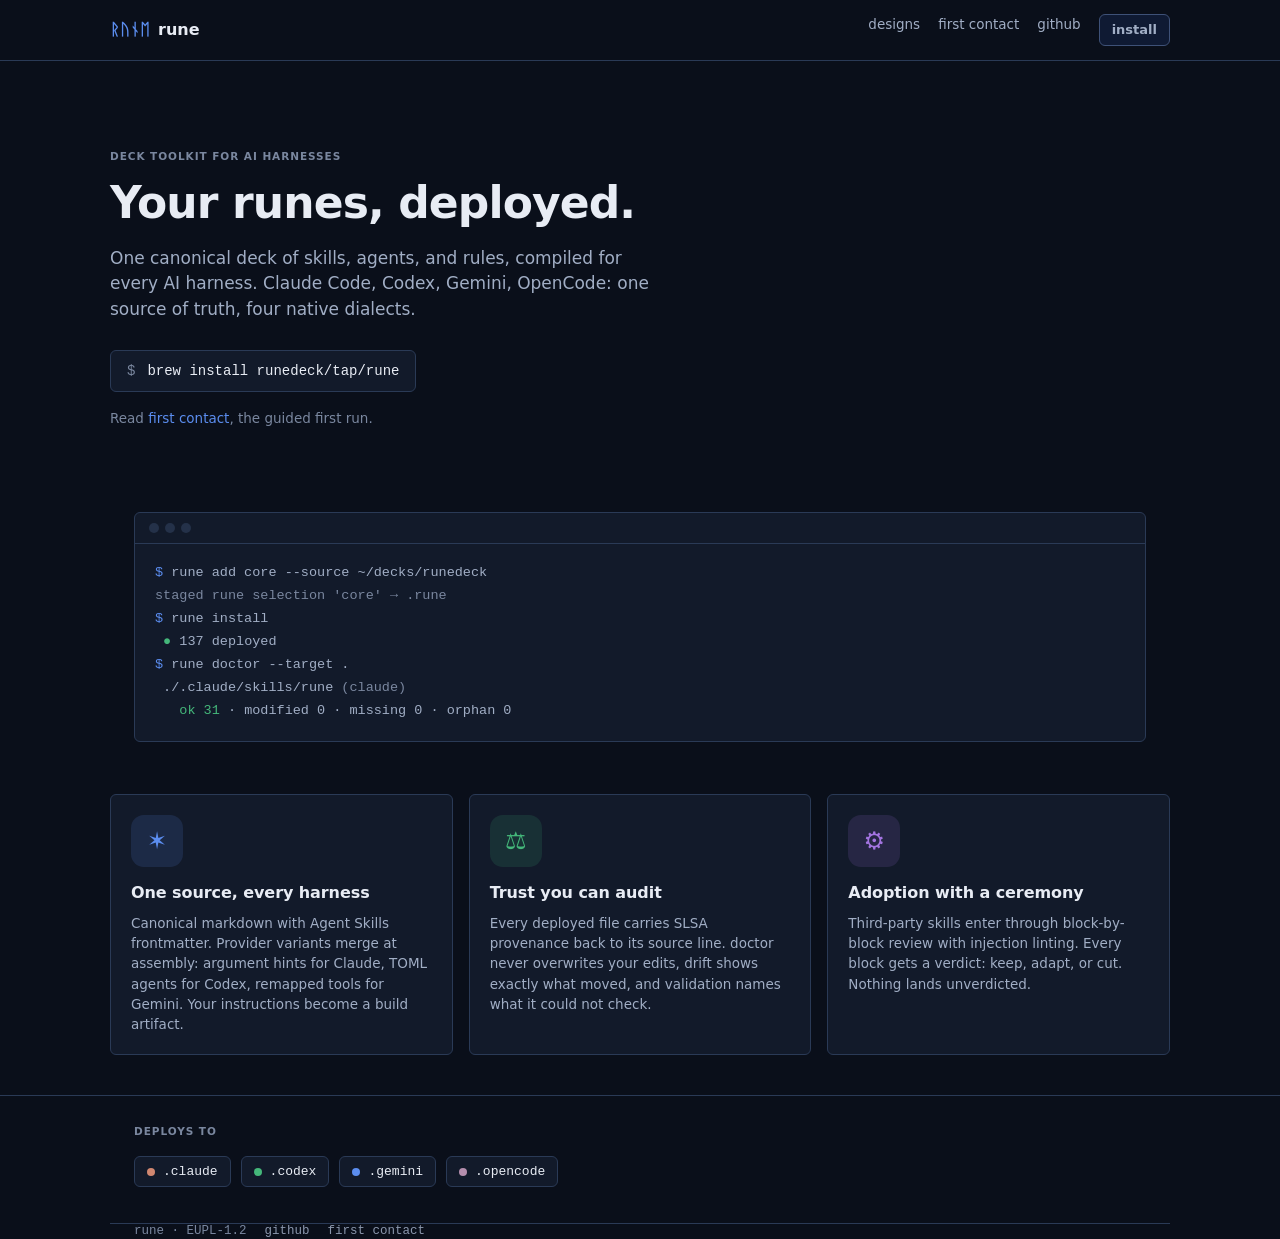
<file: designs/01-dashboard.html>
<!doctype html>
<html lang="en">
<head>
<meta charset="utf-8">
<meta name="viewport" content="width=device-width, initial-scale=1">
<title>rune · dashboard continuity</title>
<link rel="stylesheet" href="../shared/tokens.css">
<style>
    * { box-sizing: border-box; margin: 0; }
    body { background: var(--bg); color: var(--text); font: 15px/1.5 var(--sans); -webkit-font-smoothing: antialiased; }
    a { color: var(--accent); text-decoration: none; }
    .wrap { max-width: 1060px; margin: 0 auto; padding: 0 24px; }

    nav { border-bottom: 1px solid var(--border); }
    .nav-inner { display: flex; align-items: center; gap: 20px; padding: 14px 0; }
    .brand { font-weight: 700; font-size: 16px; color: var(--text); }
    .brand .glyphs { color: var(--accent); margin-right: 8px; }
    .nav-links { margin-left: auto; display: flex; gap: 18px; font-size: 13.5px; color: var(--text-dim); }
    .nav-links a { color: var(--text-dim); } .nav-links a:hover { color: var(--text); }
    .nav-cta { background: var(--accent-soft); color: var(--accent); border: 1px solid var(--border-strong);
               padding: 5px 12px; border-radius: var(--radius); font-size: 13px; font-weight: 600; }

    .hero { padding: 88px 0 40px; }
    .eyebrow { font-size: 10.5px; font-weight: 700; text-transform: uppercase; letter-spacing: 0.09em; color: var(--muted); margin-bottom: 14px; }
    h1 { font-size: 44px; font-weight: 700; letter-spacing: -0.02em; line-height: 1.12; max-width: 640px; }
    .sub { margin: 18px 0 28px; font-size: 17px; color: var(--text-dim); max-width: 560px; }
    .install { display: inline-flex; align-items: center; gap: 12px; background: var(--surface);
               border: 1px solid var(--border); border-radius: var(--radius); padding: 12px 16px;
               font: 14px var(--mono); }
    .install .dollar { color: var(--muted); }
    .hero-links { margin-top: 16px; font-size: 13.5px; color: var(--muted); }

    .term { background: var(--surface); border: 1px solid var(--border); border-radius: var(--radius);
            margin: 44px 0; overflow: hidden; }
    .term-bar { display: flex; gap: 6px; padding: 10px 14px; border-bottom: 1px solid var(--border); }
    .term-bar i { width: 10px; height: 10px; border-radius: 50%; background: var(--surface3); }
    .term pre { padding: 18px 20px; font: 13.5px/1.7 var(--mono); overflow-x: auto; color: var(--text-dim); }
    .p { color: var(--accent); } .ok { color: var(--green); } .d { color: var(--muted); }

    .cards { display: grid; grid-template-columns: repeat(auto-fit, minmax(280px, 1fr)); gap: 16px; padding: 8px 0 40px; }
    .card { background: var(--surface); border: 1px solid var(--border); border-radius: var(--radius);
            padding: 20px; transition: border-color 0.12s, transform 0.2s; }
    .card:hover { border-color: var(--border-strong); transform: scale(1.015); }
    .card .icon { width: 52px; height: 52px; border-radius: 13px; display: grid; place-items: center;
                  font-size: 24px; margin-bottom: 14px; }
    .ic-deploy { background: rgba(91,141,239,0.14); color: var(--accent); }
    .ic-trust  { background: rgba(68,183,122,0.14); color: var(--green); }
    .ic-adopt  { background: rgba(163,116,224,0.14); color: var(--purple); }
    .card h3 { font-size: 16px; font-weight: 620; letter-spacing: -0.005em; margin-bottom: 8px; }
    .card p { font-size: 13.5px; color: var(--text-dim); }

    .providers { border-top: 1px solid var(--border); padding: 28px 0 36px; }
    .providers .eyebrow { margin-bottom: 16px; }
    .chips { display: flex; flex-wrap: wrap; gap: 10px; }
    .chip { display: inline-flex; align-items: center; gap: 8px; border: 1px solid var(--border);
            background: var(--surface); border-radius: var(--radius); padding: 7px 12px; font: 13px var(--mono); }
    .chip i { width: 8px; height: 8px; border-radius: 50%; }

    footer { border-top: 1px solid var(--border); padding: 20px 0 32px; font: 12.5px var(--mono); color: var(--muted); display: flex; gap: 18px; }
    footer a { color: var(--dim); }
</style>
</head>
<body>
<nav><div class="wrap nav-inner">
    <span class="brand"><span class="glyphs">ᚱᚢᚾᛖ</span>rune</span>
    <div class="nav-links">
        <a href="index.html">designs</a>
        <a href="../first-contact/">first contact</a>
        <a href="https://github.com/runedeck">github</a>
        <a class="nav-cta" href="#install">install</a>
    </div>
</div></nav>

<header class="hero wrap">
    <div class="eyebrow">deck toolkit for AI harnesses</div>
    <h1>Your runes, deployed.</h1>
    <p class="sub">One canonical deck of skills, agents, and rules, compiled for every AI harness.
       Claude Code, Codex, Gemini, OpenCode: one source of truth, four native dialects.</p>
    <div class="install" id="install"><span class="dollar">$</span> brew install runedeck/tap/rune</div>
    <p class="hero-links">Read <a href="../first-contact/">first contact</a>, the guided first run.</p>
</header>

<div class="wrap"><div class="term">
    <div class="term-bar"><i></i><i></i><i></i></div>
    <pre><span class="p">$</span> rune add core --source ~/decks/runedeck
<span class="d">staged rune selection 'core' → .rune</span>
<span class="p">$</span> rune install
 <span class="ok">●</span> 137 deployed
<span class="p">$</span> rune doctor --target .
 ./.claude/skills/rune <span class="d">(claude)</span>
   <span class="ok">ok 31</span> · modified 0 · missing 0 · orphan 0</pre>
</div></div>

<section class="wrap cards">
    <div class="card"><div class="icon ic-deploy">✶</div>
        <h3>One source, every harness</h3>
        <p>Canonical markdown with Agent Skills frontmatter. Provider variants merge at assembly:
           argument hints for Claude, TOML agents for Codex, remapped tools for Gemini.
           Your instructions become a build artifact.</p></div>
    <div class="card"><div class="icon ic-trust">⚖︎</div>
        <h3>Trust you can audit</h3>
        <p>Every deployed file carries SLSA provenance back to its source line. doctor never
           overwrites your edits, drift shows exactly what moved, and validation names
           what it could not check.</p></div>
    <div class="card"><div class="icon ic-adopt">⚙︎</div>
        <h3>Adoption with a ceremony</h3>
        <p>Third-party skills enter through block-by-block review with injection linting.
           Every block gets a verdict: keep, adapt, or cut. Nothing lands unverdicted.</p></div>
</section>

<section class="providers"><div class="wrap">
    <div class="eyebrow">deploys to</div>
    <div class="chips">
        <span class="chip"><i style="background:var(--hx-claude)"></i>.claude</span>
        <span class="chip"><i style="background:var(--hx-codex)"></i>.codex</span>
        <span class="chip"><i style="background:var(--hx-gemini)"></i>.gemini</span>
        <span class="chip"><i style="background:var(--hx-opencode)"></i>.opencode</span>
    </div>
</div></section>

<footer class="wrap">
    <span>rune · EUPL-1.2</span>
    <a href="https://github.com/runedeck">github</a>
    <a href="../first-contact/">first contact</a>
</footer>
</body>
</html>
</file>
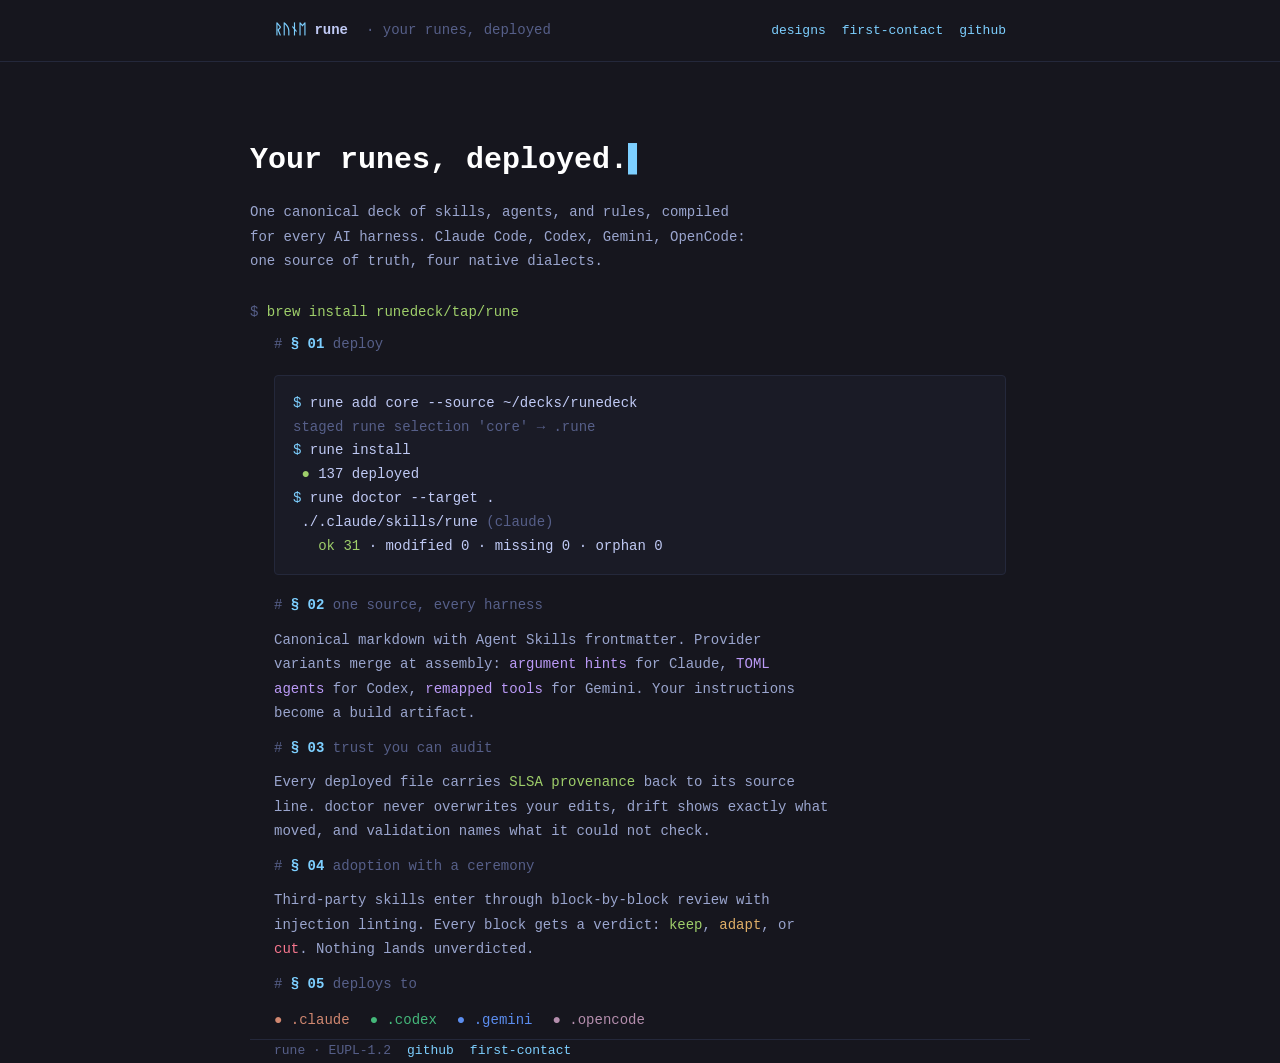
<file: designs/02-terminal.html>
<!doctype html>
<html lang="en">
<head>
<meta charset="utf-8">
<meta name="viewport" content="width=device-width, initial-scale=1">
<title>rune · terminal first</title>
<link rel="stylesheet" href="../shared/tokens.css">
<style>
    * { box-sizing: border-box; margin: 0; }
    body { background: var(--tn-panel); color: var(--tn-text); font: 14px/1.75 var(--mono); -webkit-font-smoothing: antialiased; }
    a { color: var(--cyan); text-decoration: none; } a:hover { text-decoration: underline; }
    .wrap { max-width: 780px; margin: 0 auto; padding: 0 24px; }

    nav { padding: 18px 0; border-bottom: 1px solid #24283b; }
    .nav-inner { display: flex; gap: 18px; align-items: baseline; }
    .brand { font-weight: 700; } .brand .glyphs { color: var(--cyan); }
    .tag { color: #565f89; }
    .nav-links { margin-left: auto; display: flex; gap: 16px; font-size: 13px; }

    .hero { padding: 72px 0 8px; }
    h1 { font-size: 30px; font-weight: 700; color: #fff; }
    h1 .caret { color: var(--cyan); }
    .sub { color: #9aa5ce; margin: 14px 0 26px; max-width: 60ch; }
    .install { color: var(--tn-green); }
    .install::before { content: "$ "; color: #565f89; }

    section { padding: 40px 0 6px; }
    .sec { color: #565f89; margin-bottom: 10px; }
    .sec b { color: var(--cyan); font-weight: 700; }
    h2 { font-size: 15px; color: #fff; margin-bottom: 8px; }
    p  { color: #9aa5ce; max-width: 66ch; margin-bottom: 10px; }
    .k { color: var(--tn-violet); } .g { color: var(--tn-green); } .a { color: var(--tn-amber); }

    pre.shell { background: var(--tn-bg); border: 1px solid #24283b; border-radius: 4px;
                padding: 16px 18px; margin: 18px 0; overflow-x: auto; line-height: 1.7; }
    .p { color: var(--cyan); } .d { color: #565f89; } .ok { color: var(--tn-green); }

    ul.plain { list-style: none; padding-left: 0; }
    ul.plain li::before { content: "→ "; color: #565f89; }
    ul.plain li { color: #9aa5ce; }

    .prov { display: flex; gap: 20px; flex-wrap: wrap; margin: 12px 0 6px; }
    .prov span::before { content: "● "; }

    footer { margin-top: 56px; border-top: 1px solid #24283b; padding: 18px 0 40px; color: #565f89; font-size: 13px; display: flex; gap: 16px; }
</style>
</head>
<body>
<nav><div class="wrap nav-inner">
    <span class="brand"><span class="glyphs">ᚱᚢᚾᛖ</span> rune</span>
    <span class="tag">· your runes, deployed</span>
    <div class="nav-links"><a href="index.html">designs</a> <a href="../first-contact/">first-contact</a> <a href="https://github.com/runedeck">github</a></div>
</div></nav>

<header class="hero wrap">
    <h1>Your runes, deployed.<span class="caret">▌</span></h1>
    <p class="sub">One canonical deck of skills, agents, and rules, compiled for every AI harness.
       Claude Code, Codex, Gemini, OpenCode: one source of truth, four native dialects.</p>
    <div class="install">brew install runedeck/tap/rune</div>
</header>

<section class="wrap">
    <div class="sec"># <b>§ 01</b> deploy</div>
    <pre class="shell"><span class="p">$</span> rune add core --source ~/decks/runedeck
<span class="d">staged rune selection 'core' → .rune</span>
<span class="p">$</span> rune install
 <span class="ok">●</span> 137 deployed
<span class="p">$</span> rune doctor --target .
 ./.claude/skills/rune <span class="d">(claude)</span>
   <span class="ok">ok 31</span> · modified 0 · missing 0 · orphan 0</pre>
</section>

<section class="wrap">
    <div class="sec"># <b>§ 02</b> one source, every harness</div>
    <p>Canonical markdown with Agent Skills frontmatter. Provider variants merge at assembly:
       <span class="k">argument hints</span> for Claude, <span class="k">TOML agents</span> for Codex,
       <span class="k">remapped tools</span> for Gemini. Your instructions become a build artifact.</p>
</section>

<section class="wrap">
    <div class="sec"># <b>§ 03</b> trust you can audit</div>
    <p>Every deployed file carries <span class="g">SLSA provenance</span> back to its source line.
       doctor never overwrites your edits, drift shows exactly what moved, and validation
       names what it could not check.</p>
</section>

<section class="wrap">
    <div class="sec"># <b>§ 04</b> adoption with a ceremony</div>
    <p>Third-party skills enter through block-by-block review with injection linting.
       Every block gets a verdict: <span class="g">keep</span>, <span class="a">adapt</span>,
       or <span style="color:var(--tn-red)">cut</span>. Nothing lands unverdicted.</p>
</section>

<section class="wrap">
    <div class="sec"># <b>§ 05</b> deploys to</div>
    <div class="prov">
        <span style="color:var(--hx-claude)">.claude</span>
        <span style="color:var(--hx-codex)">.codex</span>
        <span style="color:var(--hx-gemini)">.gemini</span>
        <span style="color:var(--hx-opencode)">.opencode</span>
    </div>
</section>

<footer class="wrap">
    <span>rune · EUPL-1.2</span>
    <a href="https://github.com/runedeck">github</a>
    <a href="../first-contact/">first-contact</a>
</footer>
</body>
</html>
</file>
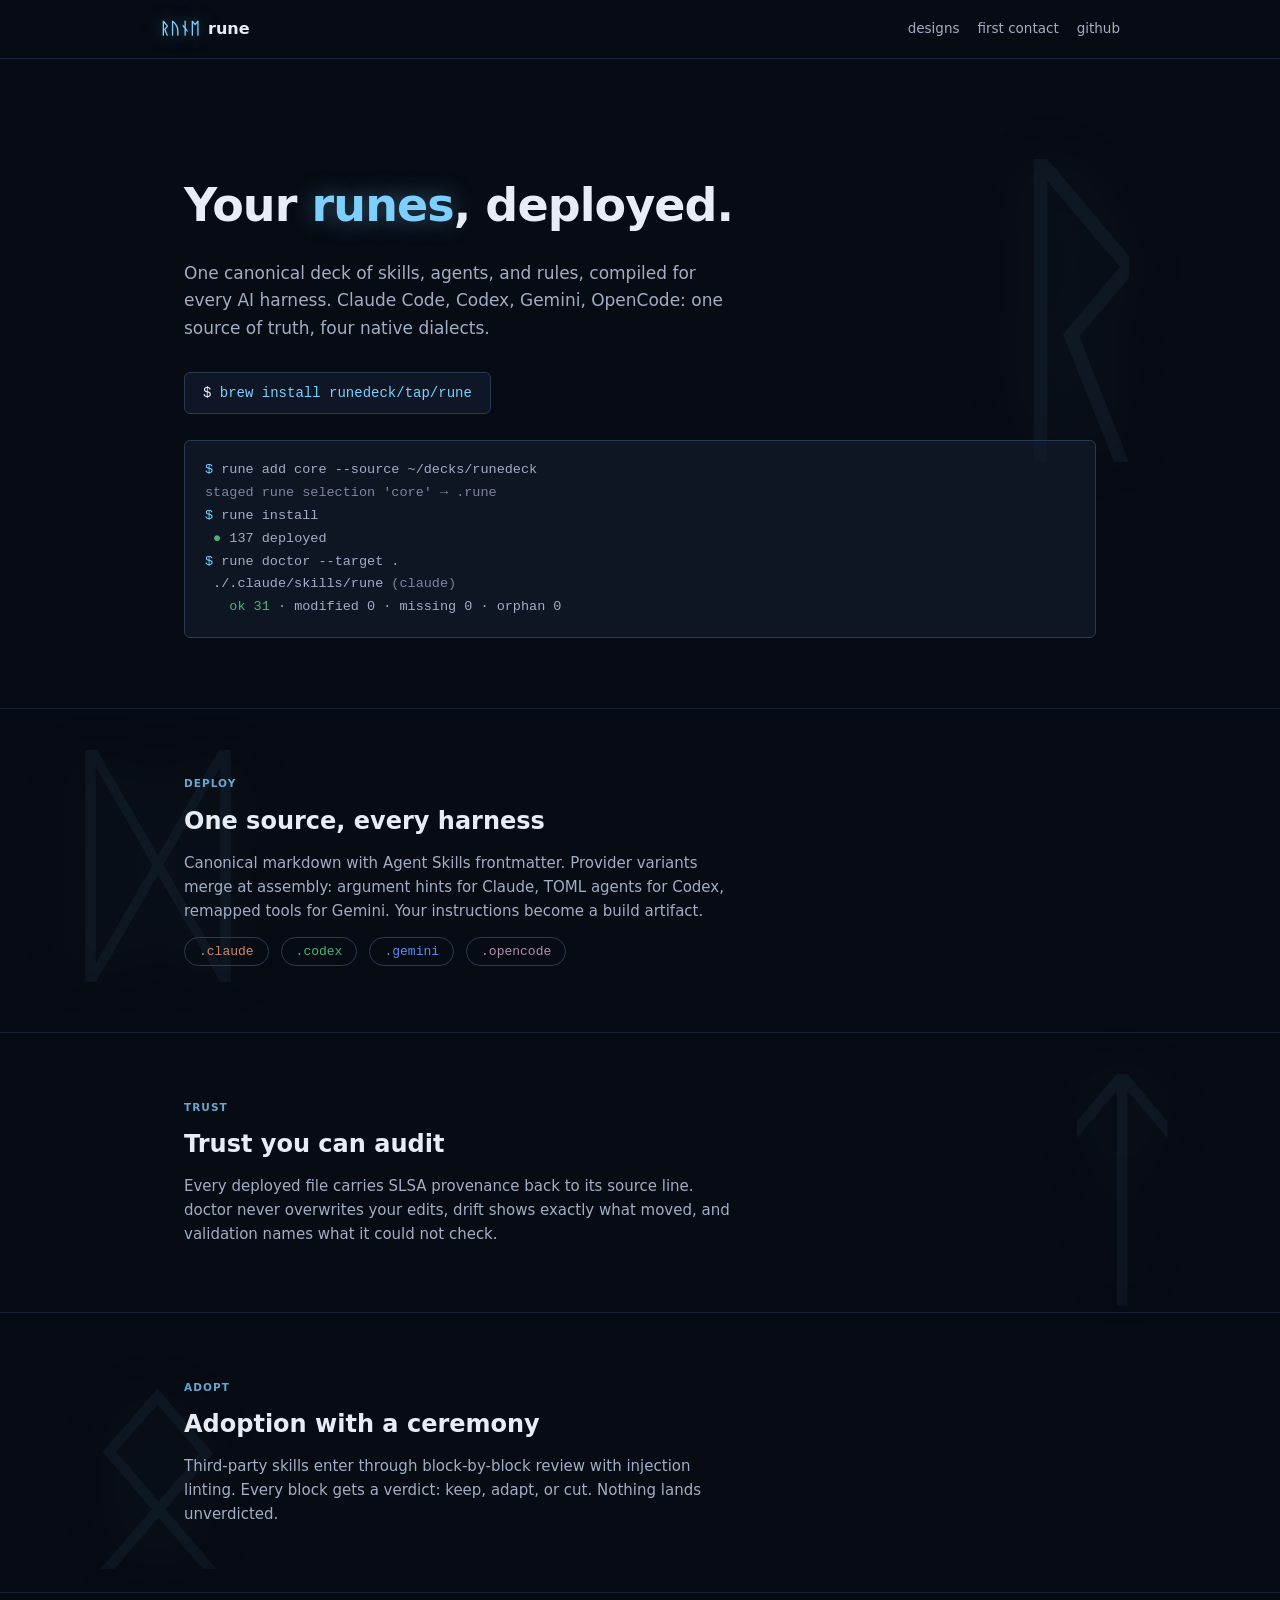
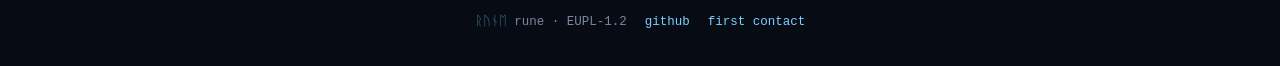
<file: designs/03-futhark.html>
<!doctype html>
<html lang="en">
<head>
<meta charset="utf-8">
<meta name="viewport" content="width=device-width, initial-scale=1">
<title>rune · elder futhark glow</title>
<link rel="stylesheet" href="../shared/tokens.css">
<style>
    * { box-sizing: border-box; margin: 0; }
    body { background: #070b13; color: var(--text); font: 15px/1.6 var(--sans); -webkit-font-smoothing: antialiased; overflow-x: hidden; }
    a { color: var(--cyan); text-decoration: none; }
    .wrap { max-width: 960px; margin: 0 auto; padding: 0 24px; position: relative; }

    nav { position: relative; z-index: 2; border-bottom: 1px solid rgba(42,58,86,0.6); }
    .nav-inner { display: flex; align-items: center; gap: 20px; padding: 16px 0; }
    .brand { font-weight: 700; font-size: 16px; }
    .brand .glyphs { color: var(--cyan); text-shadow: 0 0 18px rgba(125,207,255,0.55); margin-right: 8px; }
    .nav-links { margin-left: auto; display: flex; gap: 18px; font-size: 13.5px; color: var(--text-dim); }
    .nav-links a { color: var(--text-dim); } .nav-links a:hover { color: var(--cyan); }

    section, header { position: relative; overflow: visible; }
    .watermark { position: absolute; font-size: 340px; line-height: 1; color: rgba(125,207,255,0.05);
                 text-shadow: 0 0 80px rgba(125,207,255,0.10); user-select: none; pointer-events: none; z-index: 0; }
    .content { position: relative; z-index: 1; }

    .hero { padding: 110px 0 70px; }
    .hero .watermark { top: -30px; right: -60px; }
    h1 { font-size: 46px; font-weight: 700; letter-spacing: -0.02em; max-width: 620px; }
    h1 em { font-style: normal; color: var(--cyan); text-shadow: 0 0 24px rgba(125,207,255,0.4); }
    .sub { margin: 18px 0 30px; font-size: 17px; color: var(--text-dim); max-width: 560px; }
    .install { display: inline-block; background: rgba(18,26,42,0.8); border: 1px solid var(--border);
               border-radius: var(--radius); padding: 12px 18px; font: 14px var(--mono); }
    .install b { color: var(--cyan); font-weight: 400; }

    .feature { padding: 66px 0; border-top: 1px solid rgba(42,58,86,0.45); }
    .feature .watermark { font-size: 260px; top: -40px; }
    .feature:nth-of-type(odd) .watermark { left: -80px; } .feature:nth-of-type(even) .watermark { right: -80px; }
    .eyebrow { font-size: 10.5px; font-weight: 700; text-transform: uppercase; letter-spacing: 0.1em; color: var(--cyan); opacity: 0.8; margin-bottom: 10px; }
    h2 { font-size: 24px; font-weight: 620; margin-bottom: 10px; }
    .feature p { color: var(--text-dim); max-width: 58ch; }

    pre.shell { background: rgba(18,26,42,0.7); border: 1px solid var(--border); border-radius: var(--radius);
                padding: 18px 20px; margin: 26px 0 0; font: 13.5px/1.7 var(--mono); overflow-x: auto; color: var(--text-dim); }
    .p { color: var(--cyan); } .ok { color: var(--green); } .d { color: var(--muted); }

    .chips { display: flex; flex-wrap: wrap; gap: 12px; margin-top: 14px; }
    .chip { border: 1px solid var(--border); border-radius: 999px; padding: 6px 14px; font: 13px var(--mono); }

    footer { border-top: 1px solid rgba(42,58,86,0.45); padding: 22px 0 36px; font: 12.5px var(--mono);
             color: var(--muted); display: flex; gap: 18px; position: relative; z-index: 1; }
    footer .glyphs { color: rgba(125,207,255,0.5); }
</style>
</head>
<body>
<nav><div class="wrap nav-inner">
    <span class="brand"><span class="glyphs">ᚱᚢᚾᛖ</span>rune</span>
    <div class="nav-links"><a href="index.html">designs</a><a href="../first-contact/">first contact</a><a href="https://github.com/runedeck">github</a></div>
</div></nav>

<header class="hero"><div class="wrap">
    <span class="watermark">ᚱ</span>
    <div class="content">
        <h1>Your <em>runes</em>, deployed.</h1>
        <p class="sub">One canonical deck of skills, agents, and rules, compiled for every AI harness.
           Claude Code, Codex, Gemini, OpenCode: one source of truth, four native dialects.</p>
        <div class="install">$ <b>brew install runedeck/tap/rune</b></div>
        <pre class="shell"><span class="p">$</span> rune add core --source ~/decks/runedeck
<span class="d">staged rune selection 'core' → .rune</span>
<span class="p">$</span> rune install
 <span class="ok">●</span> 137 deployed
<span class="p">$</span> rune doctor --target .
 ./.claude/skills/rune <span class="d">(claude)</span>
   <span class="ok">ok 31</span> · modified 0 · missing 0 · orphan 0</pre>
    </div>
</div></header>

<section class="feature"><div class="wrap">
    <span class="watermark">ᛞ</span>
    <div class="content">
        <div class="eyebrow">deploy</div>
        <h2>One source, every harness</h2>
        <p>Canonical markdown with Agent Skills frontmatter. Provider variants merge at assembly:
           argument hints for Claude, TOML agents for Codex, remapped tools for Gemini.
           Your instructions become a build artifact.</p>
        <div class="chips">
            <span class="chip" style="color:var(--hx-claude)">.claude</span>
            <span class="chip" style="color:var(--hx-codex)">.codex</span>
            <span class="chip" style="color:var(--hx-gemini)">.gemini</span>
            <span class="chip" style="color:var(--hx-opencode)">.opencode</span>
        </div>
    </div>
</div></section>

<section class="feature"><div class="wrap">
    <span class="watermark">ᛏ</span>
    <div class="content">
        <div class="eyebrow">trust</div>
        <h2>Trust you can audit</h2>
        <p>Every deployed file carries SLSA provenance back to its source line. doctor never
           overwrites your edits, drift shows exactly what moved, and validation names
           what it could not check.</p>
    </div>
</div></section>

<section class="feature"><div class="wrap">
    <span class="watermark">ᛟ</span>
    <div class="content">
        <div class="eyebrow">adopt</div>
        <h2>Adoption with a ceremony</h2>
        <p>Third-party skills enter through block-by-block review with injection linting.
           Every block gets a verdict: keep, adapt, or cut. Nothing lands unverdicted.</p>
    </div>
</div></section>

<footer><div class="wrap" style="display:flex;gap:18px;">
    <span><span class="glyphs">ᚱᚢᚾᛖ</span> rune · EUPL-1.2</span>
    <a href="https://github.com/runedeck">github</a>
    <a href="../first-contact/">first contact</a>
</div></footer>
</body>
</html>
</file>
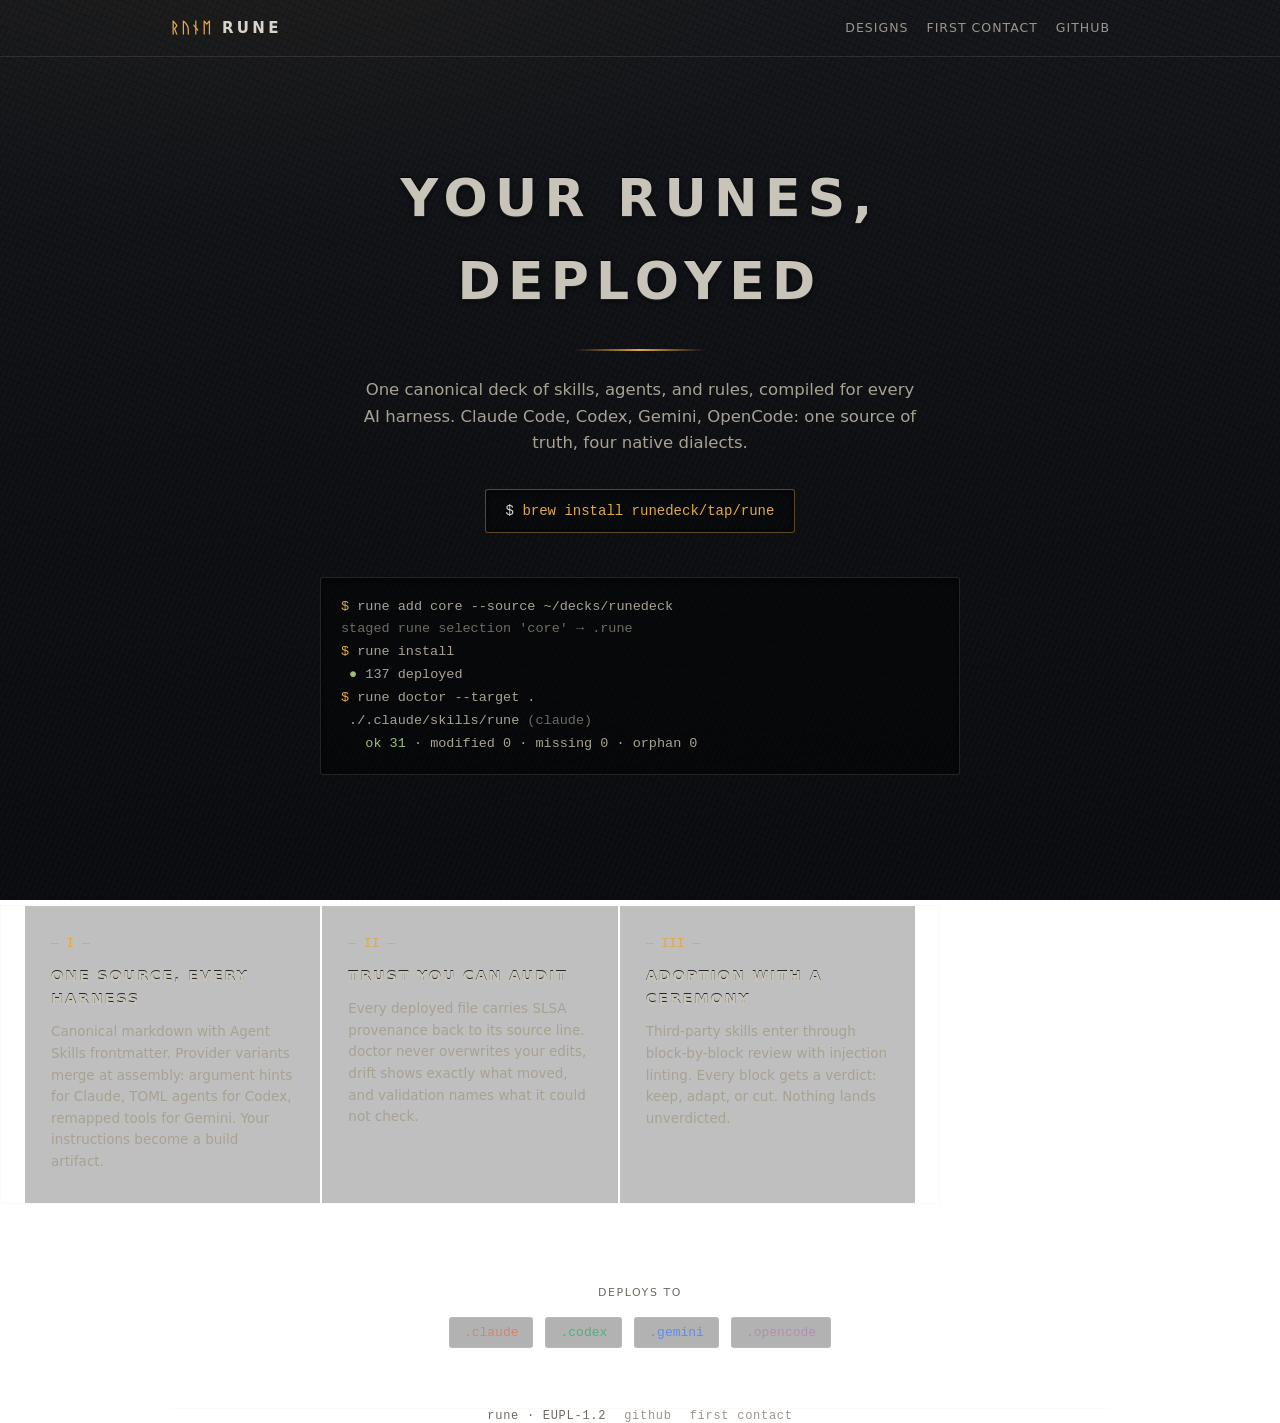
<file: designs/04-stone.html>
<!doctype html>
<html lang="en">
<head>
<meta charset="utf-8">
<meta name="viewport" content="width=device-width, initial-scale=1">
<title>rune · carved stone</title>
<link rel="stylesheet" href="../shared/tokens.css">
<style>
    * { box-sizing: border-box; margin: 0; }
    body { color: #d8d4cc; font: 15px/1.6 var(--sans); -webkit-font-smoothing: antialiased;
           background:
             radial-gradient(1100px 500px at 20% -10%, rgba(224,169,74,0.05), transparent 60%),
             repeating-linear-gradient(115deg, rgba(255,255,255,0.012) 0 2px, transparent 2px 5px),
             repeating-linear-gradient(23deg, rgba(0,0,0,0.22) 0 1px, transparent 1px 7px),
             linear-gradient(180deg, #14161a, #0d0f13 55%, #0a0c10);
           background-attachment: fixed; }
    a { color: var(--amber); text-decoration: none; }
    .wrap { max-width: 940px; margin: 0 auto; padding: 0 24px; }

    nav { border-bottom: 1px solid rgba(216,212,204,0.12); }
    .nav-inner { display: flex; align-items: center; gap: 20px; padding: 16px 0; }
    .brand { font-weight: 700; font-size: 15px; letter-spacing: 0.22em; text-transform: uppercase; }
    .brand .glyphs { color: var(--amber); letter-spacing: 0.1em; margin-right: 10px; }
    .nav-links { margin-left: auto; display: flex; gap: 18px; font-size: 12.5px; letter-spacing: 0.08em;
                 text-transform: uppercase; color: #9b968c; }
    .nav-links a { color: #9b968c; } .nav-links a:hover { color: var(--amber); }

    .hero { padding: 100px 0 60px; text-align: center; }
    h1 { font-size: 52px; font-weight: 800; letter-spacing: 0.14em; text-transform: uppercase; color: #c9c4ba;
         text-shadow: 0 -1px 0 rgba(0,0,0,0.85), 0 1px 1px rgba(255,255,255,0.10), 0 2px 6px rgba(0,0,0,0.6); }
    .rule { width: 130px; height: 2px; margin: 26px auto;
            background: linear-gradient(90deg, transparent, var(--amber), transparent); }
    .sub { font-size: 16.5px; color: #a8a294; max-width: 560px; margin: 0 auto 32px; }
    .install { display: inline-block; border: 1px solid rgba(224,169,74,0.4); border-radius: 3px;
               background: rgba(0,0,0,0.35); box-shadow: inset 0 2px 8px rgba(0,0,0,0.6);
               padding: 13px 20px; font: 14px var(--mono); color: #d8d4cc; }
    .install b { color: var(--amber); font-weight: 400; }

    pre.shell { background: rgba(0,0,0,0.42); border: 1px solid rgba(216,212,204,0.14); border-radius: 3px;
                box-shadow: inset 0 2px 10px rgba(0,0,0,0.55);
                padding: 18px 20px; margin: 44px auto 0; max-width: 640px; text-align: left;
                font: 13.5px/1.7 var(--mono); overflow-x: auto; color: #a8a294; }
    .p { color: var(--amber); } .ok { color: #9fbc7f; } .d { color: #6f6a61; }

    .features { display: grid; grid-template-columns: repeat(auto-fit, minmax(260px, 1fr)); gap: 2px;
                margin: 70px 0; border: 1px solid rgba(216,212,204,0.12); }
    .feature { padding: 30px 26px; background: rgba(0,0,0,0.25); box-shadow: inset 0 1px 0 rgba(255,255,255,0.03); }
    .feature .num { font: 13px var(--mono); color: var(--amber); margin-bottom: 14px; display: block; }
    h3 { font-size: 14.5px; font-weight: 700; letter-spacing: 0.12em; text-transform: uppercase; color: #c9c4ba;
         margin-bottom: 10px; text-shadow: 0 -1px 0 rgba(0,0,0,0.8), 0 1px 1px rgba(255,255,255,0.07); }
    .feature p { font-size: 13.5px; color: #a8a294; }

    .prov { text-align: center; padding: 10px 0 60px; }
    .prov .label { font-size: 11px; letter-spacing: 0.14em; text-transform: uppercase; color: #6f6a61; margin-bottom: 16px; }
    .chips { display: flex; justify-content: center; flex-wrap: wrap; gap: 12px; }
    .chip { border: 1px solid rgba(216,212,204,0.16); border-radius: 3px; padding: 7px 14px;
            font: 13px var(--mono); background: rgba(0,0,0,0.3); }

    footer { border-top: 1px solid rgba(216,212,204,0.12); padding: 22px 0 36px; font: 12px var(--mono);
             color: #6f6a61; display: flex; gap: 18px; justify-content: center; letter-spacing: 0.06em; }
    footer a { color: #9b968c; }
</style>
</head>
<body>
<nav><div class="wrap nav-inner">
    <span class="brand"><span class="glyphs">ᚱᚢᚾᛖ</span>rune</span>
    <div class="nav-links"><a href="index.html">designs</a><a href="../first-contact/">first contact</a><a href="https://github.com/runedeck">github</a></div>
</div></nav>

<header class="hero wrap">
    <h1>Your runes,<br>deployed</h1>
    <div class="rule"></div>
    <p class="sub">One canonical deck of skills, agents, and rules, compiled for every AI harness.
       Claude Code, Codex, Gemini, OpenCode: one source of truth, four native dialects.</p>
    <div class="install">$ <b>brew install runedeck/tap/rune</b></div>
    <pre class="shell"><span class="p">$</span> rune add core --source ~/decks/runedeck
<span class="d">staged rune selection 'core' → .rune</span>
<span class="p">$</span> rune install
 <span class="ok">●</span> 137 deployed
<span class="p">$</span> rune doctor --target .
 ./.claude/skills/rune <span class="d">(claude)</span>
   <span class="ok">ok 31</span> · modified 0 · missing 0 · orphan 0</pre>
</header>

<section class="wrap features">
    <div class="feature"><span class="num">— I —</span>
        <h3>One source, every harness</h3>
        <p>Canonical markdown with Agent Skills frontmatter. Provider variants merge at assembly:
           argument hints for Claude, TOML agents for Codex, remapped tools for Gemini.
           Your instructions become a build artifact.</p></div>
    <div class="feature"><span class="num">— II —</span>
        <h3>Trust you can audit</h3>
        <p>Every deployed file carries SLSA provenance back to its source line. doctor never
           overwrites your edits, drift shows exactly what moved, and validation names
           what it could not check.</p></div>
    <div class="feature"><span class="num">— III —</span>
        <h3>Adoption with a ceremony</h3>
        <p>Third-party skills enter through block-by-block review with injection linting.
           Every block gets a verdict: keep, adapt, or cut. Nothing lands unverdicted.</p></div>
</section>

<section class="prov wrap">
    <div class="label">deploys to</div>
    <div class="chips">
        <span class="chip" style="color:var(--hx-claude)">.claude</span>
        <span class="chip" style="color:var(--hx-codex)">.codex</span>
        <span class="chip" style="color:var(--hx-gemini)">.gemini</span>
        <span class="chip" style="color:var(--hx-opencode)">.opencode</span>
    </div>
</section>

<footer class="wrap">
    <span>rune · EUPL-1.2</span>
    <a href="https://github.com/runedeck">github</a>
    <a href="../first-contact/">first contact</a>
</footer>
</body>
</html>
</file>
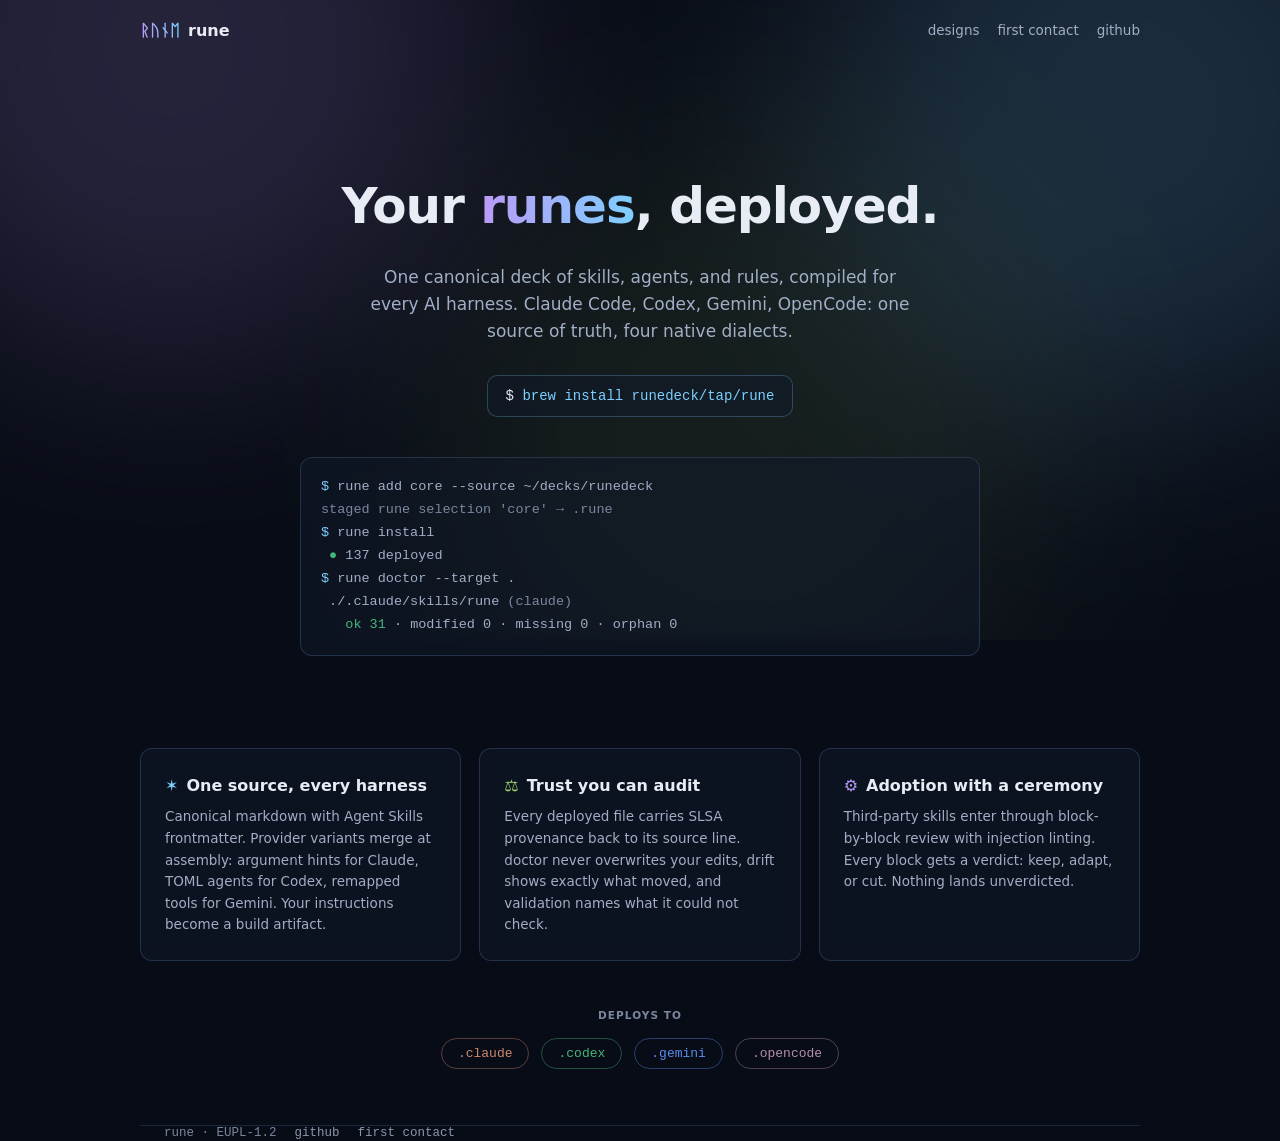
<file: designs/05-aurora.html>
<!doctype html>
<html lang="en">
<head>
<meta charset="utf-8">
<meta name="viewport" content="width=device-width, initial-scale=1">
<title>rune · aurora</title>
<link rel="stylesheet" href="../shared/tokens.css">
<style>
    * { box-sizing: border-box; margin: 0; }
    body { background: #080c16; color: var(--text); font: 15px/1.6 var(--sans); -webkit-font-smoothing: antialiased; overflow-x: hidden; }
    a { color: var(--cyan); text-decoration: none; }
    .wrap { max-width: 1000px; margin: 0 auto; padding: 0 24px; }

    .sky { position: absolute; inset: 0 0 auto 0; height: 640px; overflow: hidden; pointer-events: none; }
    .blob { position: absolute; width: 620px; height: 620px; border-radius: 50%; filter: blur(110px); opacity: 0.16; }
    .b1 { background: var(--tn-violet); top: -260px; left: -140px; animation: drift1 19s ease-in-out infinite alternate; }
    .b2 { background: var(--cyan); top: -200px; right: -160px; animation: drift2 23s ease-in-out infinite alternate; }
    .b3 { background: var(--tn-green); top: 120px; left: 34%; opacity: 0.09; animation: drift1 29s ease-in-out infinite alternate-reverse; }
    @keyframes drift1 { to { transform: translate(90px, 60px) scale(1.12); } }
    @keyframes drift2 { to { transform: translate(-110px, 40px) scale(0.94); } }
    @media (prefers-reduced-motion: reduce) { .blob { animation: none; } }

    nav { position: relative; z-index: 2; }
    .nav-inner { display: flex; align-items: center; gap: 20px; padding: 18px 0; }
    .brand { font-weight: 700; font-size: 16px; }
    .brand .glyphs { background: linear-gradient(90deg, var(--tn-violet), var(--cyan));
                     -webkit-background-clip: text; background-clip: text; color: transparent; margin-right: 8px; }
    .nav-links { margin-left: auto; display: flex; gap: 18px; font-size: 13.5px; }
    .nav-links a { color: var(--text-dim); } .nav-links a:hover { color: var(--text); }

    .hero { position: relative; z-index: 1; padding: 104px 0 66px; text-align: center; }
    h1 { font-size: 50px; font-weight: 700; letter-spacing: -0.02em; }
    h1 .grad { background: linear-gradient(90deg, var(--tn-violet), var(--cyan));
               -webkit-background-clip: text; background-clip: text; color: transparent; }
    .sub { margin: 18px auto 30px; font-size: 17px; color: var(--text-dim); max-width: 560px; }
    .install { display: inline-block; padding: 12px 18px; font: 14px var(--mono);
               background: rgba(18,26,42,0.55); border: 1px solid rgba(125,207,255,0.25);
               border-radius: 10px; backdrop-filter: blur(6px); }
    .install b { color: var(--cyan); font-weight: 400; }

    .glass { position: relative; z-index: 1; background: rgba(18,26,42,0.55); border: 1px solid rgba(62,81,119,0.5);
             border-radius: 12px; backdrop-filter: blur(8px); }
    pre.shell { padding: 18px 20px; font: 13.5px/1.7 var(--mono); overflow-x: auto; color: var(--text-dim); }
    .term { max-width: 680px; margin: 40px auto 0; text-align: left; }
    .p { color: var(--cyan); } .ok { color: var(--green); } .d { color: var(--muted); }

    .cards { display: grid; grid-template-columns: repeat(auto-fit, minmax(280px, 1fr)); gap: 18px; padding: 26px 0 40px; }
    .card { padding: 24px; }
    .card h3 { font-size: 16px; font-weight: 620; margin-bottom: 8px; }
    .card h3 i { font-style: normal; margin-right: 8px; }
    .card p { font-size: 13.5px; color: var(--text-dim); }

    .prov { text-align: center; padding: 6px 0 56px; }
    .prov .label { font-size: 10.5px; font-weight: 700; text-transform: uppercase; letter-spacing: 0.1em; color: var(--muted); margin-bottom: 14px; }
    .chips { display: flex; justify-content: center; flex-wrap: wrap; gap: 12px; }
    .chip { border-radius: 999px; padding: 7px 16px; font: 13px var(--mono); border: 1px solid transparent; }

    footer { border-top: 1px solid rgba(62,81,119,0.4); padding: 20px 0 34px; font: 12.5px var(--mono);
             color: var(--muted); display: flex; gap: 18px; }
    footer a { color: var(--dim); }
</style>
</head>
<body>
<div class="sky"><span class="blob b1"></span><span class="blob b2"></span><span class="blob b3"></span></div>

<nav><div class="wrap nav-inner">
    <span class="brand"><span class="glyphs">ᚱᚢᚾᛖ</span>rune</span>
    <div class="nav-links"><a href="index.html">designs</a><a href="../first-contact/">first contact</a><a href="https://github.com/runedeck">github</a></div>
</div></nav>

<header class="hero wrap">
    <h1>Your <span class="grad">runes</span>, deployed.</h1>
    <p class="sub">One canonical deck of skills, agents, and rules, compiled for every AI harness.
       Claude Code, Codex, Gemini, OpenCode: one source of truth, four native dialects.</p>
    <div class="install">$ <b>brew install runedeck/tap/rune</b></div>
    <div class="glass term"><pre class="shell"><span class="p">$</span> rune add core --source ~/decks/runedeck
<span class="d">staged rune selection 'core' → .rune</span>
<span class="p">$</span> rune install
 <span class="ok">●</span> 137 deployed
<span class="p">$</span> rune doctor --target .
 ./.claude/skills/rune <span class="d">(claude)</span>
   <span class="ok">ok 31</span> · modified 0 · missing 0 · orphan 0</pre></div>
</header>

<section class="wrap cards">
    <div class="glass card"><h3><i style="color:var(--cyan)">✶</i>One source, every harness</h3>
        <p>Canonical markdown with Agent Skills frontmatter. Provider variants merge at assembly:
           argument hints for Claude, TOML agents for Codex, remapped tools for Gemini.
           Your instructions become a build artifact.</p></div>
    <div class="glass card"><h3><i style="color:var(--tn-green)">⚖︎</i>Trust you can audit</h3>
        <p>Every deployed file carries SLSA provenance back to its source line. doctor never
           overwrites your edits, drift shows exactly what moved, and validation names
           what it could not check.</p></div>
    <div class="glass card"><h3><i style="color:var(--tn-violet)">⚙︎</i>Adoption with a ceremony</h3>
        <p>Third-party skills enter through block-by-block review with injection linting.
           Every block gets a verdict: keep, adapt, or cut. Nothing lands unverdicted.</p></div>
</section>

<section class="prov wrap">
    <div class="label">deploys to</div>
    <div class="chips">
        <span class="chip" style="color:var(--hx-claude); border-color: rgba(208,135,112,0.4)">.claude</span>
        <span class="chip" style="color:var(--hx-codex); border-color: rgba(68,183,122,0.4)">.codex</span>
        <span class="chip" style="color:var(--hx-gemini); border-color: rgba(91,141,239,0.4)">.gemini</span>
        <span class="chip" style="color:var(--hx-opencode); border-color: rgba(180,142,173,0.4)">.opencode</span>
    </div>
</section>

<footer class="wrap">
    <span>rune · EUPL-1.2</span>
    <a href="https://github.com/runedeck">github</a>
    <a href="../first-contact/">first contact</a>
</footer>
</body>
</html>
</file>
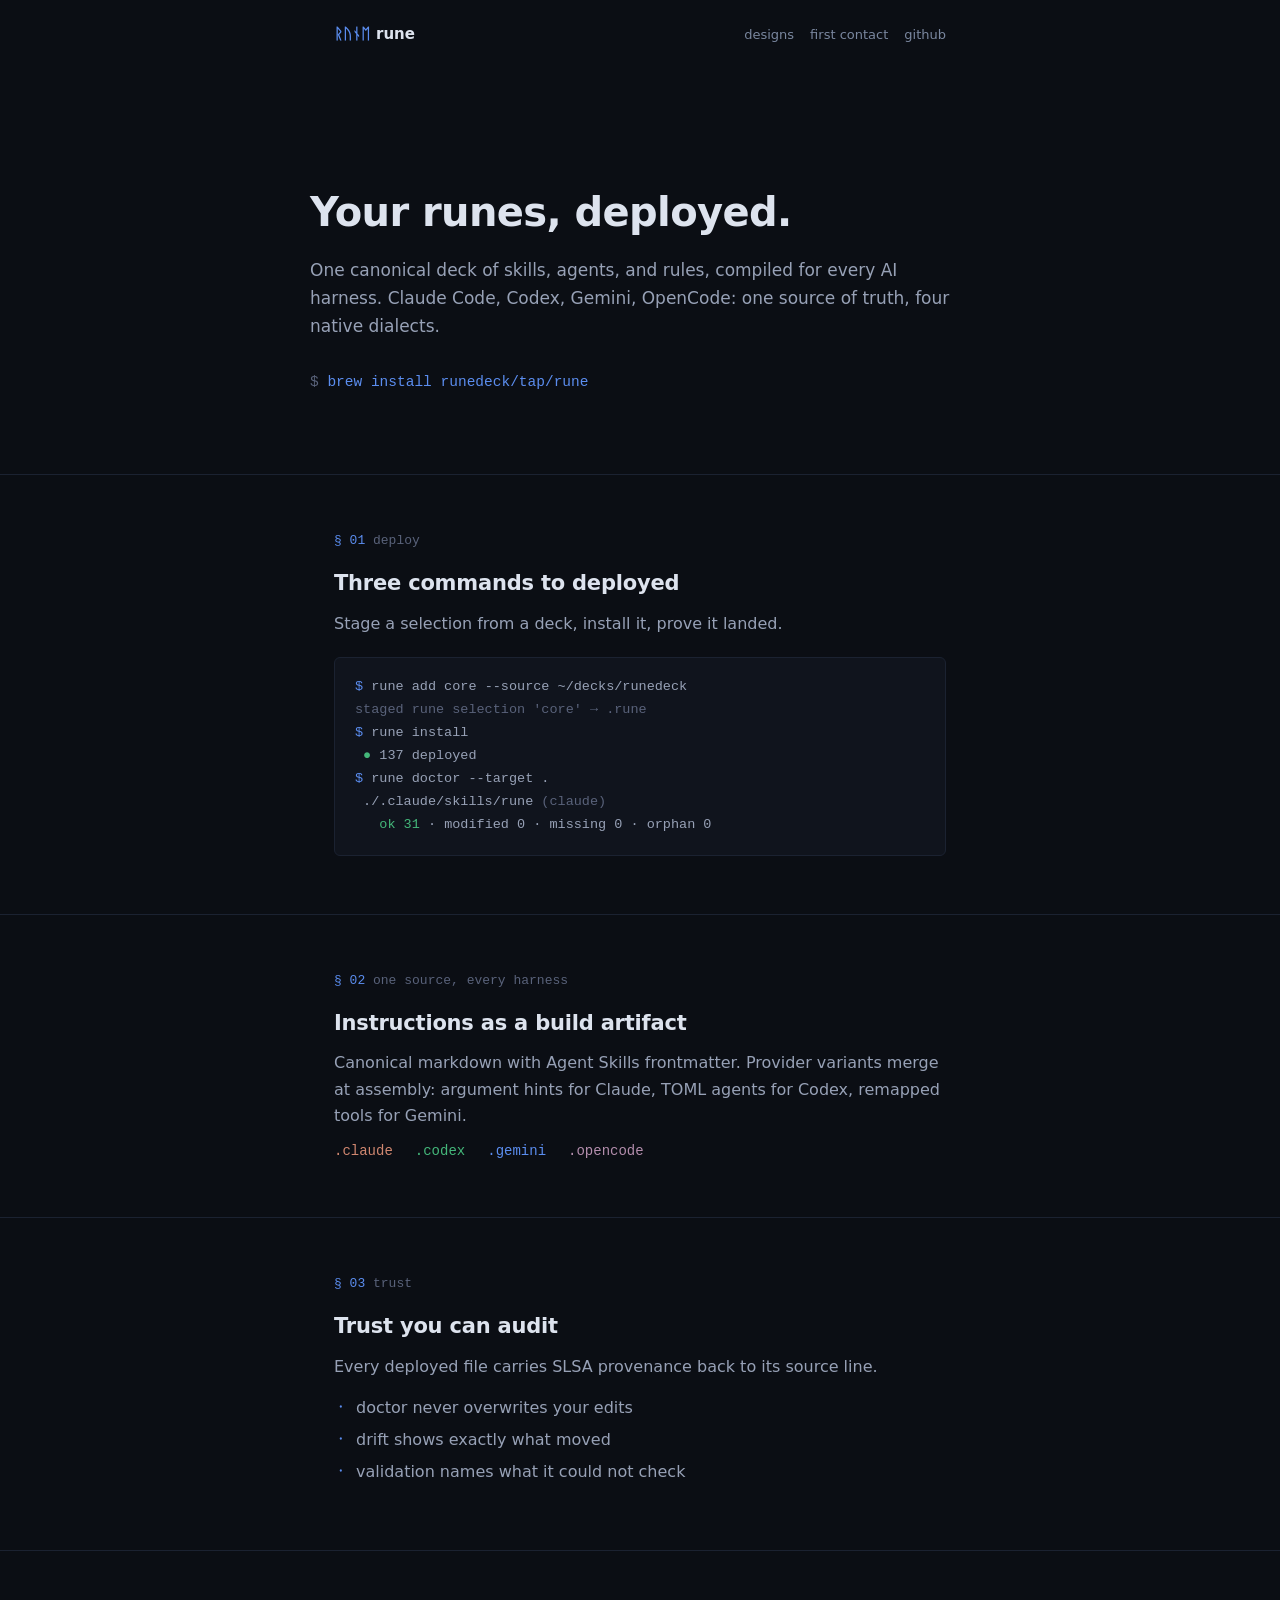
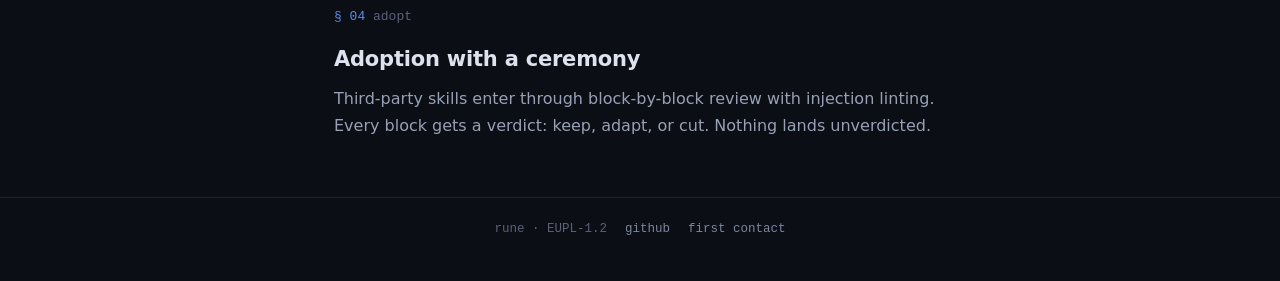
<file: designs/06-nordic.html>
<!doctype html>
<html lang="en">
<head>
<meta charset="utf-8">
<meta name="viewport" content="width=device-width, initial-scale=1">
<title>rune · nordic minimal</title>
<link rel="stylesheet" href="../shared/tokens.css">
<style>
    * { box-sizing: border-box; margin: 0; }
    body { background: #0b0e14; color: #dde3ee; font: 16px/1.65 var(--sans); -webkit-font-smoothing: antialiased; }
    a { color: var(--accent); text-decoration: none; } a:hover { text-decoration: underline; }
    .wrap { max-width: 660px; margin: 0 auto; padding: 0 24px; }

    nav { padding: 22px 0; }
    .nav-inner { display: flex; align-items: baseline; gap: 16px; }
    .brand { font-weight: 650; font-size: 15px; }
    .brand .glyphs { color: var(--accent); margin-right: 6px; }
    .nav-links { margin-left: auto; display: flex; gap: 16px; font-size: 13px; color: var(--muted); }
    .nav-links a { color: var(--muted); } .nav-links a:hover { color: #dde3ee; text-decoration: none; }

    .hero { padding: 120px 0 84px; }
    h1 { font-size: 40px; font-weight: 650; letter-spacing: -0.015em; line-height: 1.18; }
    .sub { margin: 20px 0 34px; font-size: 17px; color: #97a1b6; }
    .install { font: 14.5px var(--mono); color: #97a1b6; }
    .install b { color: var(--accent); font-weight: 400; }
    .install::before { content: "$ "; color: #59627a; }

    section { padding: 58px 0; border-top: 1px solid #1b2231; }
    .sec { font: 13px var(--mono); color: #59627a; margin-bottom: 18px; }
    .sec b { color: var(--accent); font-weight: 400; }
    h2 { font-size: 21px; font-weight: 620; margin-bottom: 10px; letter-spacing: -0.01em; }
    section p { color: #97a1b6; }
    section p + p { margin-top: 10px; }

    pre.shell { background: #10141d; border: 1px solid #1b2231; border-radius: var(--radius);
                padding: 18px 20px; margin-top: 20px; font: 13.5px/1.7 var(--mono); overflow-x: auto; color: #97a1b6; }
    .p { color: var(--accent); } .ok { color: var(--green); } .d { color: #59627a; }

    ul.runic { list-style: none; padding: 0; margin-top: 14px; }
    ul.runic li { padding-left: 22px; position: relative; color: #97a1b6; margin-bottom: 6px; }
    ul.runic li::before { content: "᛫"; position: absolute; left: 2px; color: var(--accent); }

    .prov { display: flex; gap: 22px; flex-wrap: wrap; font: 14px var(--mono); margin-top: 14px; }

    footer { border-top: 1px solid #1b2231; padding: 24px 0 44px; font: 12.5px var(--mono); color: #59627a; display: flex; gap: 18px; }
    footer a { color: #7a879f; }
</style>
</head>
<body>
<nav><div class="wrap nav-inner">
    <span class="brand"><span class="glyphs">ᚱᚢᚾᛖ</span>rune</span>
    <div class="nav-links"><a href="index.html">designs</a><a href="../first-contact/">first contact</a><a href="https://github.com/runedeck">github</a></div>
</div></nav>

<header class="hero wrap">
    <h1>Your runes, deployed.</h1>
    <p class="sub">One canonical deck of skills, agents, and rules, compiled for every AI harness.
       Claude Code, Codex, Gemini, OpenCode: one source of truth, four native dialects.</p>
    <div class="install"><b>brew install runedeck/tap/rune</b></div>
</header>

<section><div class="wrap">
    <div class="sec"><b>§ 01</b> deploy</div>
    <h2>Three commands to deployed</h2>
    <p>Stage a selection from a deck, install it, prove it landed.</p>
    <pre class="shell"><span class="p">$</span> rune add core --source ~/decks/runedeck
<span class="d">staged rune selection 'core' → .rune</span>
<span class="p">$</span> rune install
 <span class="ok">●</span> 137 deployed
<span class="p">$</span> rune doctor --target .
 ./.claude/skills/rune <span class="d">(claude)</span>
   <span class="ok">ok 31</span> · modified 0 · missing 0 · orphan 0</pre>
</div></section>

<section><div class="wrap">
    <div class="sec"><b>§ 02</b> one source, every harness</div>
    <h2>Instructions as a build artifact</h2>
    <p>Canonical markdown with Agent Skills frontmatter. Provider variants merge at assembly:
       argument hints for Claude, TOML agents for Codex, remapped tools for Gemini.</p>
    <div class="prov">
        <span style="color:var(--hx-claude)">.claude</span>
        <span style="color:var(--hx-codex)">.codex</span>
        <span style="color:var(--hx-gemini)">.gemini</span>
        <span style="color:var(--hx-opencode)">.opencode</span>
    </div>
</div></section>

<section><div class="wrap">
    <div class="sec"><b>§ 03</b> trust</div>
    <h2>Trust you can audit</h2>
    <p>Every deployed file carries SLSA provenance back to its source line.</p>
    <ul class="runic">
        <li>doctor never overwrites your edits</li>
        <li>drift shows exactly what moved</li>
        <li>validation names what it could not check</li>
    </ul>
</div></section>

<section><div class="wrap">
    <div class="sec"><b>§ 04</b> adopt</div>
    <h2>Adoption with a ceremony</h2>
    <p>Third-party skills enter through block-by-block review with injection linting.
       Every block gets a verdict: keep, adapt, or cut. Nothing lands unverdicted.</p>
</div></section>

<footer><div class="wrap" style="display:flex;gap:18px;">
    <span>rune · EUPL-1.2</span>
    <a href="https://github.com/runedeck">github</a>
    <a href="../first-contact/">first contact</a>
</div></footer>
</body>
</html>
</file>
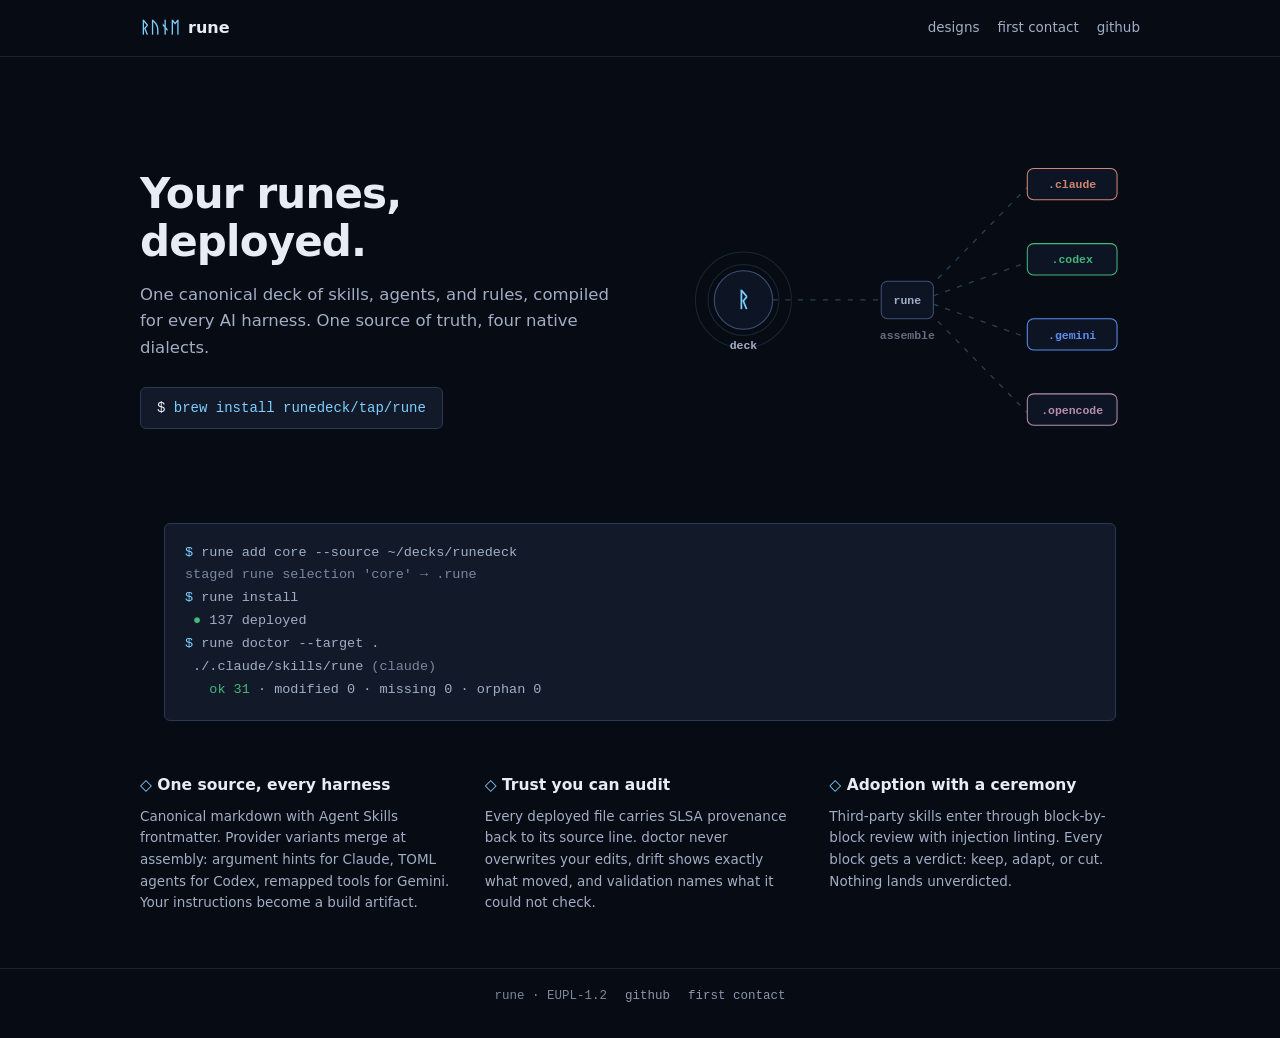
<file: designs/07-leylines.html>
<!doctype html>
<html lang="en">
<head>
<meta charset="utf-8">
<meta name="viewport" content="width=device-width, initial-scale=1">
<title>rune · ley lines</title>
<link rel="stylesheet" href="../shared/tokens.css">
<style>
    * { box-sizing: border-box; margin: 0; }
    body { background: #070b13; color: var(--text); font: 15px/1.6 var(--sans); -webkit-font-smoothing: antialiased; }
    a { color: var(--cyan); text-decoration: none; }
    .wrap { max-width: 1000px; margin: 0 auto; padding: 0 24px; }

    nav { border-bottom: 1px solid rgba(42,58,86,0.5); }
    .nav-inner { display: flex; align-items: center; gap: 20px; padding: 15px 0; }
    .brand { font-weight: 700; font-size: 16px; }
    .brand .glyphs { color: var(--cyan); margin-right: 8px; }
    .nav-links { margin-left: auto; display: flex; gap: 18px; font-size: 13.5px; color: var(--text-dim); }
    .nav-links a { color: var(--text-dim); } .nav-links a:hover { color: var(--cyan); }

    .hero { padding: 76px 0 30px; display: grid; grid-template-columns: 1fr 1fr; gap: 40px; align-items: center; }
    @media (max-width: 860px) { .hero { grid-template-columns: 1fr; } }
    h1 { font-size: 42px; font-weight: 700; letter-spacing: -0.02em; line-height: 1.14; }
    .sub { margin: 16px 0 26px; font-size: 16.5px; color: var(--text-dim); }
    .install { display: inline-block; background: var(--surface); border: 1px solid var(--border);
               border-radius: var(--radius); padding: 12px 16px; font: 14px var(--mono); }
    .install b { color: var(--cyan); font-weight: 400; }

    svg.net { width: 100%; height: auto; }
    .edge { stroke: rgba(125,207,255,0.28); stroke-width: 1.2; stroke-dasharray: 5 7;
            animation: flow 2.6s linear infinite; }
    @keyframes flow { to { stroke-dashoffset: -12; } }
    @media (prefers-reduced-motion: reduce) { .edge { animation: none; } }
    .node { fill: #0d1524; stroke: var(--border-strong); }
    .node-label { font: 600 11px var(--mono); fill: var(--text-dim); }
    .deck-glyph { font: 700 20px var(--sans); fill: var(--cyan); }
    .halo { fill: none; stroke: rgba(125,207,255,0.14); }

    pre.shell { background: var(--surface); border: 1px solid var(--border); border-radius: var(--radius);
                padding: 18px 20px; margin: 26px 0 44px; font: 13.5px/1.7 var(--mono); overflow-x: auto; color: var(--text-dim); }
    .p { color: var(--cyan); } .ok { color: var(--green); } .d { color: var(--muted); }

    .cols { display: grid; grid-template-columns: repeat(auto-fit, minmax(280px, 1fr)); gap: 34px; padding: 8px 0 54px; }
    .col h3 { font-size: 15.5px; font-weight: 620; margin-bottom: 8px; }
    .col h3::before { content: "◇ "; color: var(--cyan); }
    .col p { font-size: 13.5px; color: var(--text-dim); }

    footer { border-top: 1px solid rgba(42,58,86,0.5); padding: 20px 0 34px; font: 12.5px var(--mono); color: var(--muted); display: flex; gap: 18px; }
    footer a { color: var(--dim); }
</style>
</head>
<body>
<nav><div class="wrap nav-inner">
    <span class="brand"><span class="glyphs">ᚱᚢᚾᛖ</span>rune</span>
    <div class="nav-links"><a href="index.html">designs</a><a href="../first-contact/">first contact</a><a href="https://github.com/runedeck">github</a></div>
</div></nav>

<header class="hero wrap">
    <div>
        <h1>Your runes, deployed.</h1>
        <p class="sub">One canonical deck of skills, agents, and rules, compiled for every AI harness.
           One source of truth, four native dialects.</p>
        <div class="install">$ <b>brew install runedeck/tap/rune</b></div>
    </div>
    <svg class="net" viewBox="0 0 460 320" role="img" aria-label="deck assembled and deployed to four harnesses">
        <circle class="halo" cx="80" cy="160" r="34"/>
        <circle class="halo" cx="80" cy="160" r="46"/>
        <line class="edge" x1="108" y1="160" x2="212" y2="160"/>
        <line class="edge" x1="258" y1="148" x2="352" y2="52"/>
        <line class="edge" x1="262" y1="156" x2="352" y2="124"/>
        <line class="edge" x1="262" y1="164" x2="352" y2="196"/>
        <line class="edge" x1="258" y1="172" x2="352" y2="268"/>
        <circle class="node" cx="80" cy="160" r="28"/>
        <text class="deck-glyph" x="80" y="167" text-anchor="middle">ᚱ</text>
        <text class="node-label" x="80" y="207" text-anchor="middle">deck</text>
        <rect class="node" x="212" y="142" width="50" height="36" rx="6"/>
        <text class="node-label" x="237" y="164" text-anchor="middle">rune</text>
        <text class="node-label" x="237" y="197" text-anchor="middle" opacity="0.6">assemble</text>
        <g>
            <rect class="node" x="352" y="34" width="86" height="30" rx="6" style="stroke:#d08770"/>
            <text class="node-label" x="395" y="53" text-anchor="middle" style="fill:#d08770">.claude</text>
            <rect class="node" x="352" y="106" width="86" height="30" rx="6" style="stroke:#44b77a"/>
            <text class="node-label" x="395" y="125" text-anchor="middle" style="fill:#44b77a">.codex</text>
            <rect class="node" x="352" y="178" width="86" height="30" rx="6" style="stroke:#5b8def"/>
            <text class="node-label" x="395" y="197" text-anchor="middle" style="fill:#5b8def">.gemini</text>
            <rect class="node" x="352" y="250" width="86" height="30" rx="6" style="stroke:#b48ead"/>
            <text class="node-label" x="395" y="269" text-anchor="middle" style="fill:#b48ead">.opencode</text>
        </g>
    </svg>
</header>

<div class="wrap">
    <pre class="shell"><span class="p">$</span> rune add core --source ~/decks/runedeck
<span class="d">staged rune selection 'core' → .rune</span>
<span class="p">$</span> rune install
 <span class="ok">●</span> 137 deployed
<span class="p">$</span> rune doctor --target .
 ./.claude/skills/rune <span class="d">(claude)</span>
   <span class="ok">ok 31</span> · modified 0 · missing 0 · orphan 0</pre>
</div>

<section class="wrap cols">
    <div class="col"><h3>One source, every harness</h3>
        <p>Canonical markdown with Agent Skills frontmatter. Provider variants merge at assembly:
           argument hints for Claude, TOML agents for Codex, remapped tools for Gemini.
           Your instructions become a build artifact.</p></div>
    <div class="col"><h3>Trust you can audit</h3>
        <p>Every deployed file carries SLSA provenance back to its source line. doctor never
           overwrites your edits, drift shows exactly what moved, and validation names
           what it could not check.</p></div>
    <div class="col"><h3>Adoption with a ceremony</h3>
        <p>Third-party skills enter through block-by-block review with injection linting.
           Every block gets a verdict: keep, adapt, or cut. Nothing lands unverdicted.</p></div>
</section>

<footer><div class="wrap" style="display:flex;gap:18px;">
    <span>rune · EUPL-1.2</span>
    <a href="https://github.com/runedeck">github</a>
    <a href="../first-contact/">first contact</a>
</div></footer>
</body>
</html>
</file>
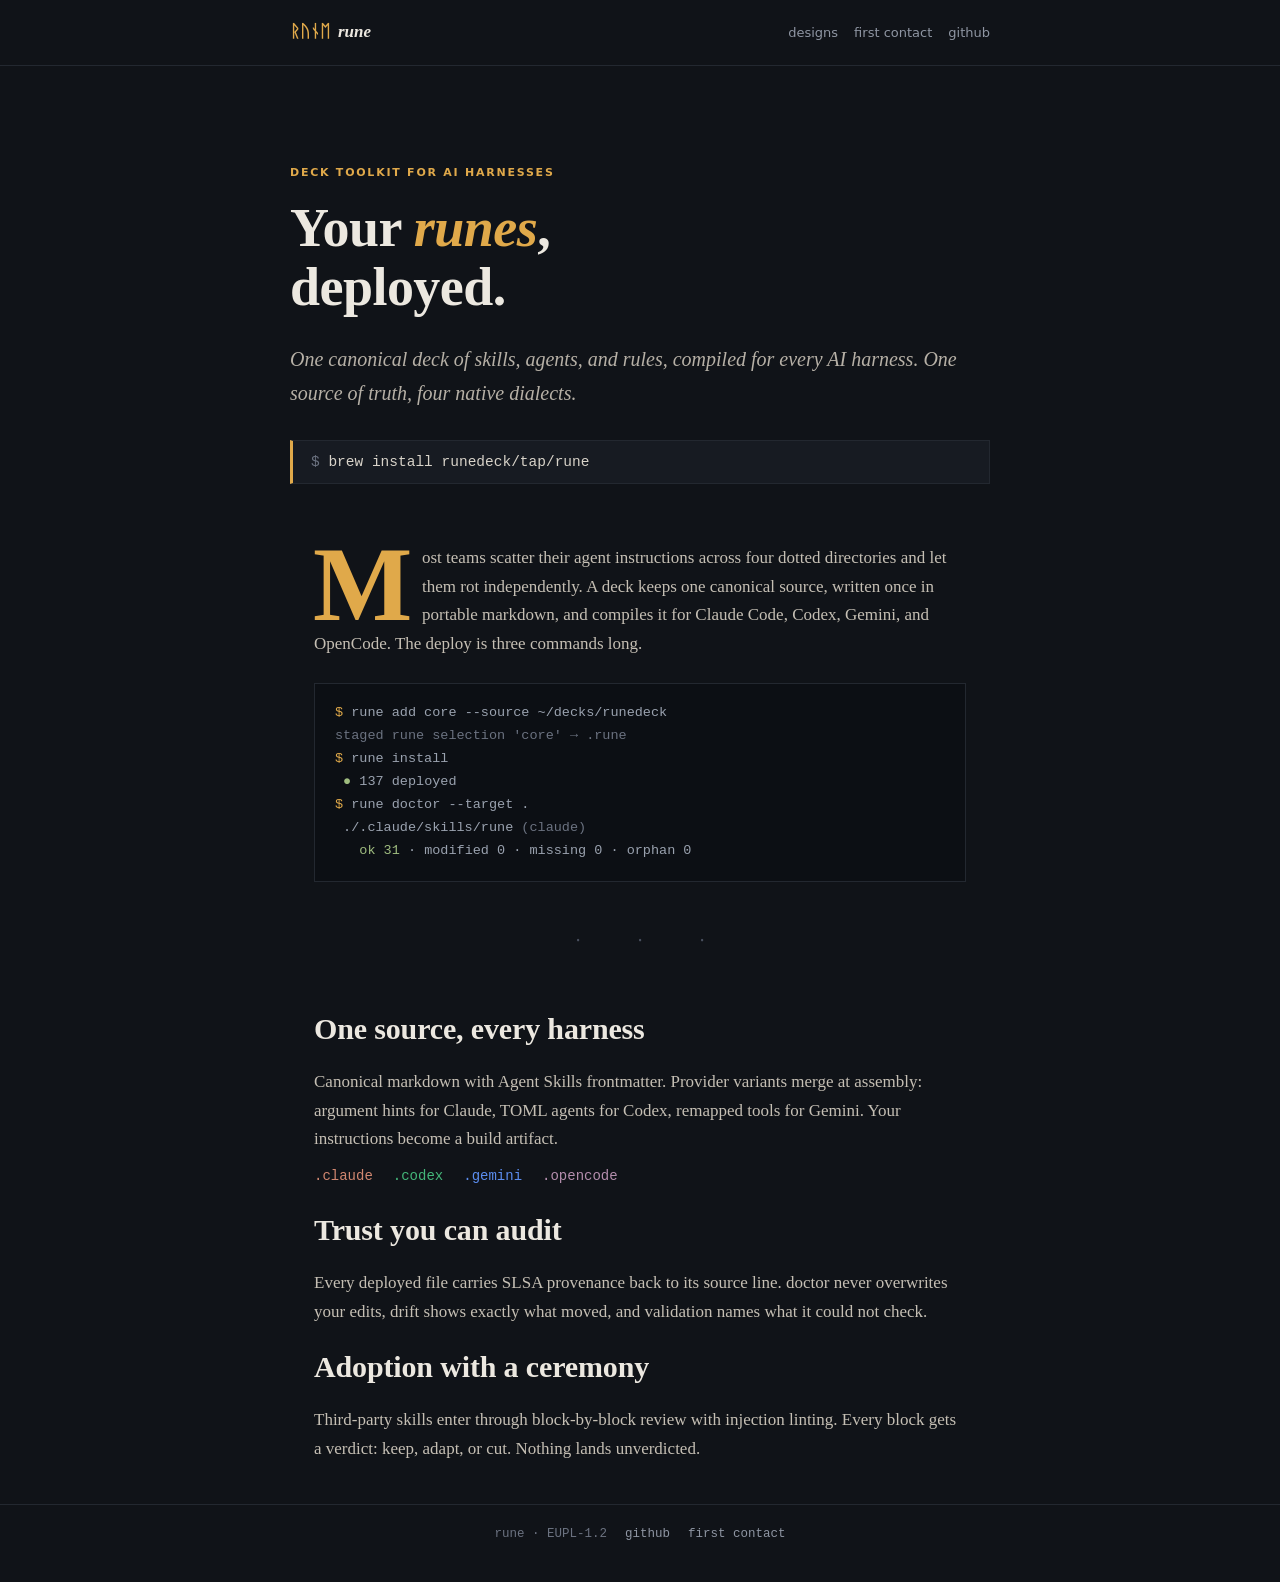
<file: designs/08-editorial.html>
<!doctype html>
<html lang="en">
<head>
<meta charset="utf-8">
<meta name="viewport" content="width=device-width, initial-scale=1">
<title>rune · editorial serif</title>
<link rel="stylesheet" href="../shared/tokens.css">
<style>
    * { box-sizing: border-box; margin: 0; }
    body { background: #101318; color: #ece8e0; font: 17px/1.7 var(--serif); -webkit-font-smoothing: antialiased; }
    a { color: var(--amber); text-decoration: none; } a:hover { text-decoration: underline; }
    .wrap { max-width: 700px; margin: 0 auto; padding: 0 24px; }

    nav { border-bottom: 1px solid #232830; }
    .nav-inner { display: flex; align-items: baseline; gap: 18px; padding: 18px 0; }
    .brand { font-weight: 700; font-size: 17px; font-style: italic; }
    .brand .glyphs { font-style: normal; color: var(--amber); margin-right: 8px; }
    .nav-links { margin-left: auto; display: flex; gap: 16px; font: 13px var(--sans); color: #8f96a3; }
    .nav-links a { color: #8f96a3; } .nav-links a:hover { color: #ece8e0; text-decoration: none; }

    .hero { padding: 100px 0 60px; }
    .kicker { font: 700 11px var(--sans); text-transform: uppercase; letter-spacing: 0.16em; color: var(--amber); margin-bottom: 20px; }
    h1 { font-size: 54px; font-weight: 600; line-height: 1.1; letter-spacing: -0.01em; }
    h1 em { color: var(--amber); }
    .sub { margin: 24px 0 30px; font-size: 20px; font-style: italic; color: #b6b0a6; }
    .install { font: 14.5px var(--mono); background: #171b22; border: 1px solid #232830;
               border-left: 3px solid var(--amber); padding: 13px 18px; color: #d8d3c9; }
    .install::before { content: "$ "; color: #6b7280; }

    .drop::first-letter { initial-letter: 3; -webkit-initial-letter: 3; color: var(--amber);
                          font-weight: 600; margin-right: 12px; }

    article { padding: 46px 0 6px; }
    h2 { font-size: 30px; font-weight: 600; margin-bottom: 14px; letter-spacing: -0.005em; }
    article p { color: #c5bfb4; margin-bottom: 14px; }
    .rule { border: 0; border-top: 1px solid #232830; margin: 46px auto; width: 120px; }
    .rule-runic { text-align: center; color: #4a5160; letter-spacing: 1.4em; padding-left: 1.4em; margin: 46px 0; }

    pre.shell { background: #0c0f14; border: 1px solid #232830; padding: 18px 20px; margin: 24px 0;
                font: 13.5px/1.7 var(--mono); overflow-x: auto; color: #9aa2af; }
    .p { color: var(--amber); } .ok { color: #9fbc7f; } .d { color: #6b7280; }

    .prov { font: 14px var(--mono); display: flex; gap: 20px; flex-wrap: wrap; margin: 8px 0 20px; }

    footer { border-top: 1px solid #232830; margin-top: 40px; padding: 22px 0 40px;
             font: 12.5px var(--mono); color: #6b7280; display: flex; gap: 18px; }
    footer a { color: #8f96a3; }
</style>
</head>
<body>
<nav><div class="wrap nav-inner">
    <span class="brand"><span class="glyphs">ᚱᚢᚾᛖ</span>rune</span>
    <div class="nav-links"><a href="index.html">designs</a><a href="../first-contact/">first contact</a><a href="https://github.com/runedeck">github</a></div>
</div></nav>

<header class="hero wrap">
    <div class="kicker">Deck toolkit for AI harnesses</div>
    <h1>Your <em>runes</em>,<br>deployed.</h1>
    <p class="sub">One canonical deck of skills, agents, and rules, compiled for every AI harness.
       One source of truth, four native dialects.</p>
    <div class="install">brew install runedeck/tap/rune</div>
</header>

<article class="wrap">
    <p class="drop">Most teams scatter their agent instructions across four dotted directories and let them rot
       independently. A deck keeps one canonical source, written once in portable markdown, and compiles
       it for Claude Code, Codex, Gemini, and OpenCode. The deploy is three commands long.</p>
    <pre class="shell"><span class="p">$</span> rune add core --source ~/decks/runedeck
<span class="d">staged rune selection 'core' → .rune</span>
<span class="p">$</span> rune install
 <span class="ok">●</span> 137 deployed
<span class="p">$</span> rune doctor --target .
 ./.claude/skills/rune <span class="d">(claude)</span>
   <span class="ok">ok 31</span> · modified 0 · missing 0 · orphan 0</pre>
</article>

<div class="rule-runic">᛫ ᛫ ᛫</div>

<article class="wrap">
    <h2>One source, every harness</h2>
    <p>Canonical markdown with Agent Skills frontmatter. Provider variants merge at assembly:
       argument hints for Claude, TOML agents for Codex, remapped tools for Gemini.
       Your instructions become a build artifact.</p>
    <div class="prov">
        <span style="color:var(--hx-claude)">.claude</span>
        <span style="color:var(--hx-codex)">.codex</span>
        <span style="color:var(--hx-gemini)">.gemini</span>
        <span style="color:var(--hx-opencode)">.opencode</span>
    </div>
</article>

<article class="wrap">
    <h2>Trust you can audit</h2>
    <p>Every deployed file carries SLSA provenance back to its source line. doctor never overwrites
       your edits, drift shows exactly what moved, and validation names what it could not check.</p>
</article>

<article class="wrap">
    <h2>Adoption with a ceremony</h2>
    <p>Third-party skills enter through block-by-block review with injection linting. Every block
       gets a verdict: keep, adapt, or cut. Nothing lands unverdicted.</p>
</article>

<footer><div class="wrap" style="display:flex;gap:18px;">
    <span>rune · EUPL-1.2</span>
    <a href="https://github.com/runedeck">github</a>
    <a href="../first-contact/">first contact</a>
</div></footer>
</body>
</html>
</file>
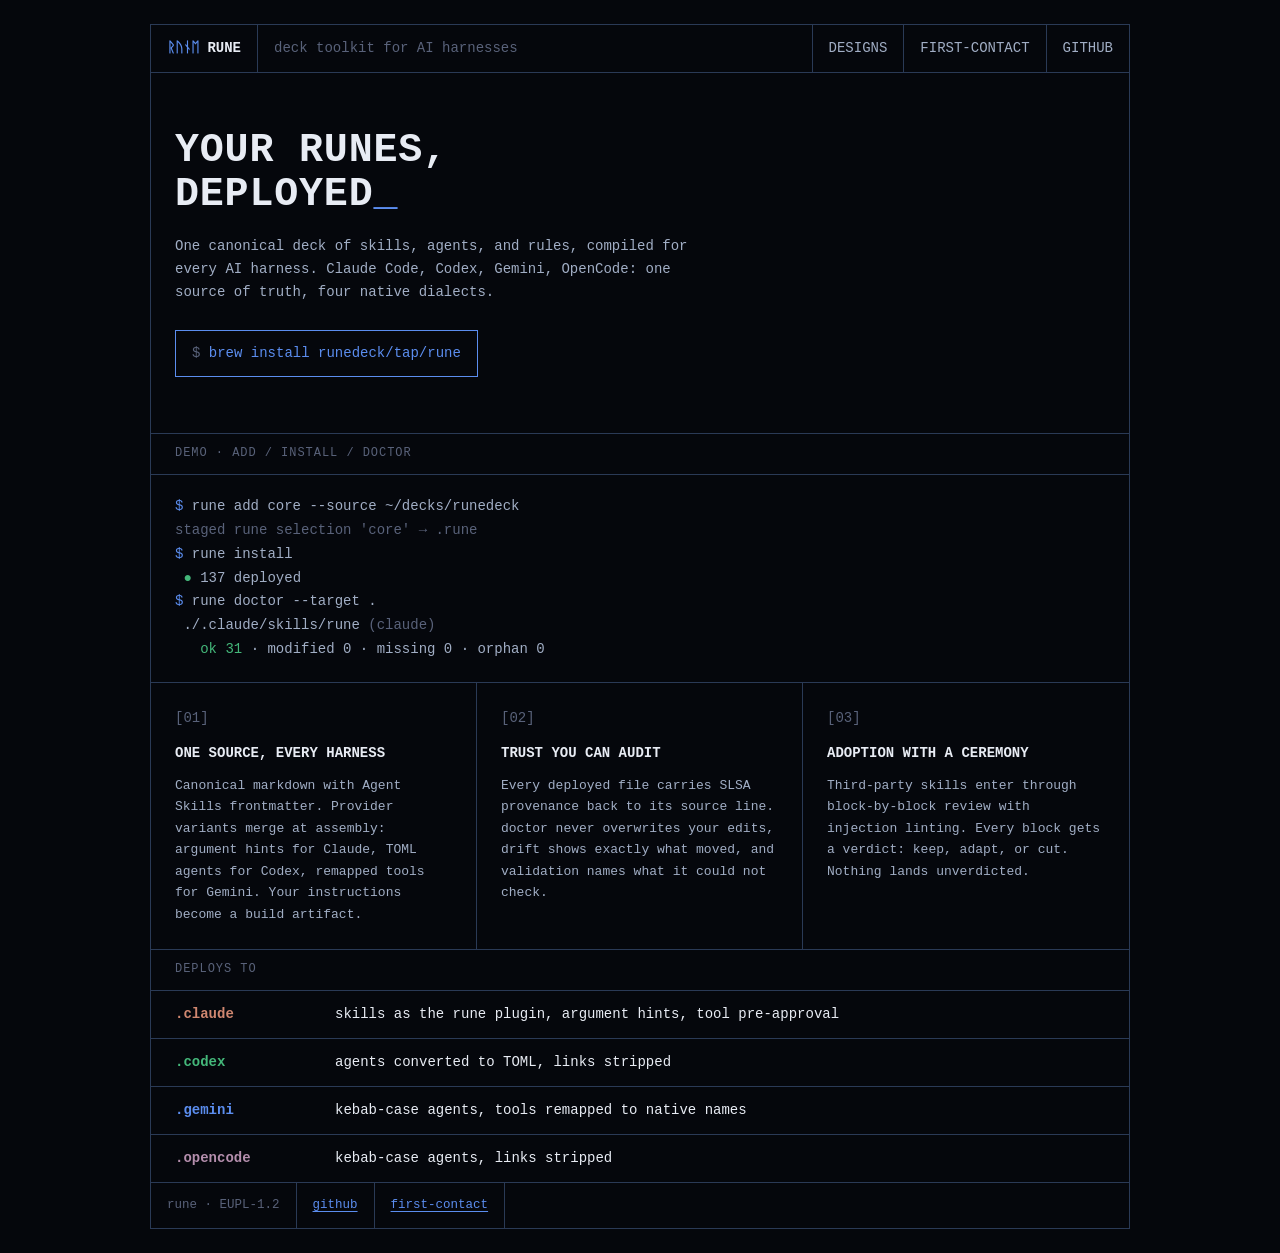
<file: designs/09-brutalist.html>
<!doctype html>
<html lang="en">
<head>
<meta charset="utf-8">
<meta name="viewport" content="width=device-width, initial-scale=1">
<title>rune · brutalist mono grid</title>
<link rel="stylesheet" href="../shared/tokens.css">
<style>
    * { box-sizing: border-box; margin: 0; border-radius: 0 !important; }
    body { background: #05070c; color: #e8ecf4; font: 14px/1.65 var(--mono); -webkit-font-smoothing: antialiased; }
    a { color: var(--accent); text-decoration: underline; text-underline-offset: 3px; }
    .frame { max-width: 980px; margin: 24px auto; border: 1px solid var(--border); }

    nav { display: flex; border-bottom: 1px solid var(--border); }
    nav > * { padding: 12px 16px; }
    .brand { font-weight: 700; border-right: 1px solid var(--border); }
    .brand .glyphs { color: var(--accent); }
    .tag { color: #59627a; flex: 1; }
    nav a { border-left: 1px solid var(--border); color: #a1aec5; text-decoration: none; }
    nav a:hover { background: #10141d; color: #fff; }

    .hero { padding: 56px 24px; border-bottom: 1px solid var(--border); }
    h1 { font-size: 40px; font-weight: 700; text-transform: uppercase; letter-spacing: 0.02em; line-height: 1.1; }
    h1::after { content: "_"; color: var(--accent); }
    .sub { margin: 18px 0 26px; color: #a1aec5; max-width: 64ch; }
    .install { display: inline-block; border: 1px solid var(--accent); color: var(--accent); padding: 11px 16px; }
    .install::before { content: "$ "; color: #59627a; }

    .grid3 { display: grid; grid-template-columns: repeat(3, 1fr); border-bottom: 1px solid var(--border); }
    @media (max-width: 800px) { .grid3 { grid-template-columns: 1fr; } }
    .cell { padding: 24px; border-right: 1px solid var(--border); }
    .cell:last-child { border-right: 0; }
    @media (max-width: 800px) { .cell { border-right: 0; border-bottom: 1px solid var(--border); } .cell:last-child { border-bottom: 0; } }
    .cell .num { color: #59627a; display: block; margin-bottom: 12px; }
    h3 { font-size: 14px; font-weight: 700; text-transform: uppercase; margin-bottom: 10px; }
    .cell p { font-size: 13px; color: #a1aec5; }

    .term { border-bottom: 1px solid var(--border); }
    .term-head { padding: 10px 24px; border-bottom: 1px solid var(--border); color: #59627a;
                 font-size: 12px; text-transform: uppercase; letter-spacing: 0.08em; }
    .term pre { padding: 20px 24px; overflow-x: auto; line-height: 1.7; color: #a1aec5; }
    .p { color: var(--accent); } .ok { color: var(--green); } .d { color: #59627a; }

    table { width: 100%; border-collapse: collapse; }
    caption { text-align: left; padding: 10px 24px; border-bottom: 1px solid var(--border); color: #59627a;
              font-size: 12px; text-transform: uppercase; letter-spacing: 0.08em; }
    td { padding: 12px 24px; border-bottom: 1px solid var(--border); }
    tr:last-child td { border-bottom: 0; }
    td.k { width: 160px; font-weight: 700; }

    footer { display: flex; gap: 0; border-top: 1px solid var(--border); }
    footer > * { padding: 12px 16px; border-right: 1px solid var(--border); color: #59627a; font-size: 12.5px; }
</style>
</head>
<body>
<div class="frame">
<nav>
    <span class="brand"><span class="glyphs">ᚱᚢᚾᛖ</span> RUNE</span>
    <span class="tag">deck toolkit for AI harnesses</span>
    <a href="index.html">DESIGNS</a><a href="../first-contact/">FIRST-CONTACT</a><a href="https://github.com/runedeck">GITHUB</a>
</nav>

<header class="hero">
    <h1>Your runes,<br>deployed</h1>
    <p class="sub">One canonical deck of skills, agents, and rules, compiled for every AI harness.
       Claude Code, Codex, Gemini, OpenCode: one source of truth, four native dialects.</p>
    <span class="install">brew install runedeck/tap/rune</span>
</header>

<section class="term">
    <div class="term-head">demo · add / install / doctor</div>
    <pre><span class="p">$</span> rune add core --source ~/decks/runedeck
<span class="d">staged rune selection 'core' → .rune</span>
<span class="p">$</span> rune install
 <span class="ok">●</span> 137 deployed
<span class="p">$</span> rune doctor --target .
 ./.claude/skills/rune <span class="d">(claude)</span>
   <span class="ok">ok 31</span> · modified 0 · missing 0 · orphan 0</pre>
</section>

<section class="grid3">
    <div class="cell"><span class="num">[01]</span>
        <h3>One source, every harness</h3>
        <p>Canonical markdown with Agent Skills frontmatter. Provider variants merge at assembly:
           argument hints for Claude, TOML agents for Codex, remapped tools for Gemini.
           Your instructions become a build artifact.</p></div>
    <div class="cell"><span class="num">[02]</span>
        <h3>Trust you can audit</h3>
        <p>Every deployed file carries SLSA provenance back to its source line. doctor never
           overwrites your edits, drift shows exactly what moved, and validation names
           what it could not check.</p></div>
    <div class="cell"><span class="num">[03]</span>
        <h3>Adoption with a ceremony</h3>
        <p>Third-party skills enter through block-by-block review with injection linting.
           Every block gets a verdict: keep, adapt, or cut. Nothing lands unverdicted.</p></div>
</section>

<table>
    <caption>deploys to</caption>
    <tr><td class="k" style="color:var(--hx-claude)">.claude</td><td>skills as the rune plugin, argument hints, tool pre-approval</td></tr>
    <tr><td class="k" style="color:var(--hx-codex)">.codex</td><td>agents converted to TOML, links stripped</td></tr>
    <tr><td class="k" style="color:var(--hx-gemini)">.gemini</td><td>kebab-case agents, tools remapped to native names</td></tr>
    <tr><td class="k" style="color:var(--hx-opencode)">.opencode</td><td>kebab-case agents, links stripped</td></tr>
</table>

<footer>
    <span>rune · EUPL-1.2</span>
    <span><a href="https://github.com/runedeck">github</a></span>
    <span><a href="../first-contact/">first-contact</a></span>
</footer>
</div>
</body>
</html>
</file>
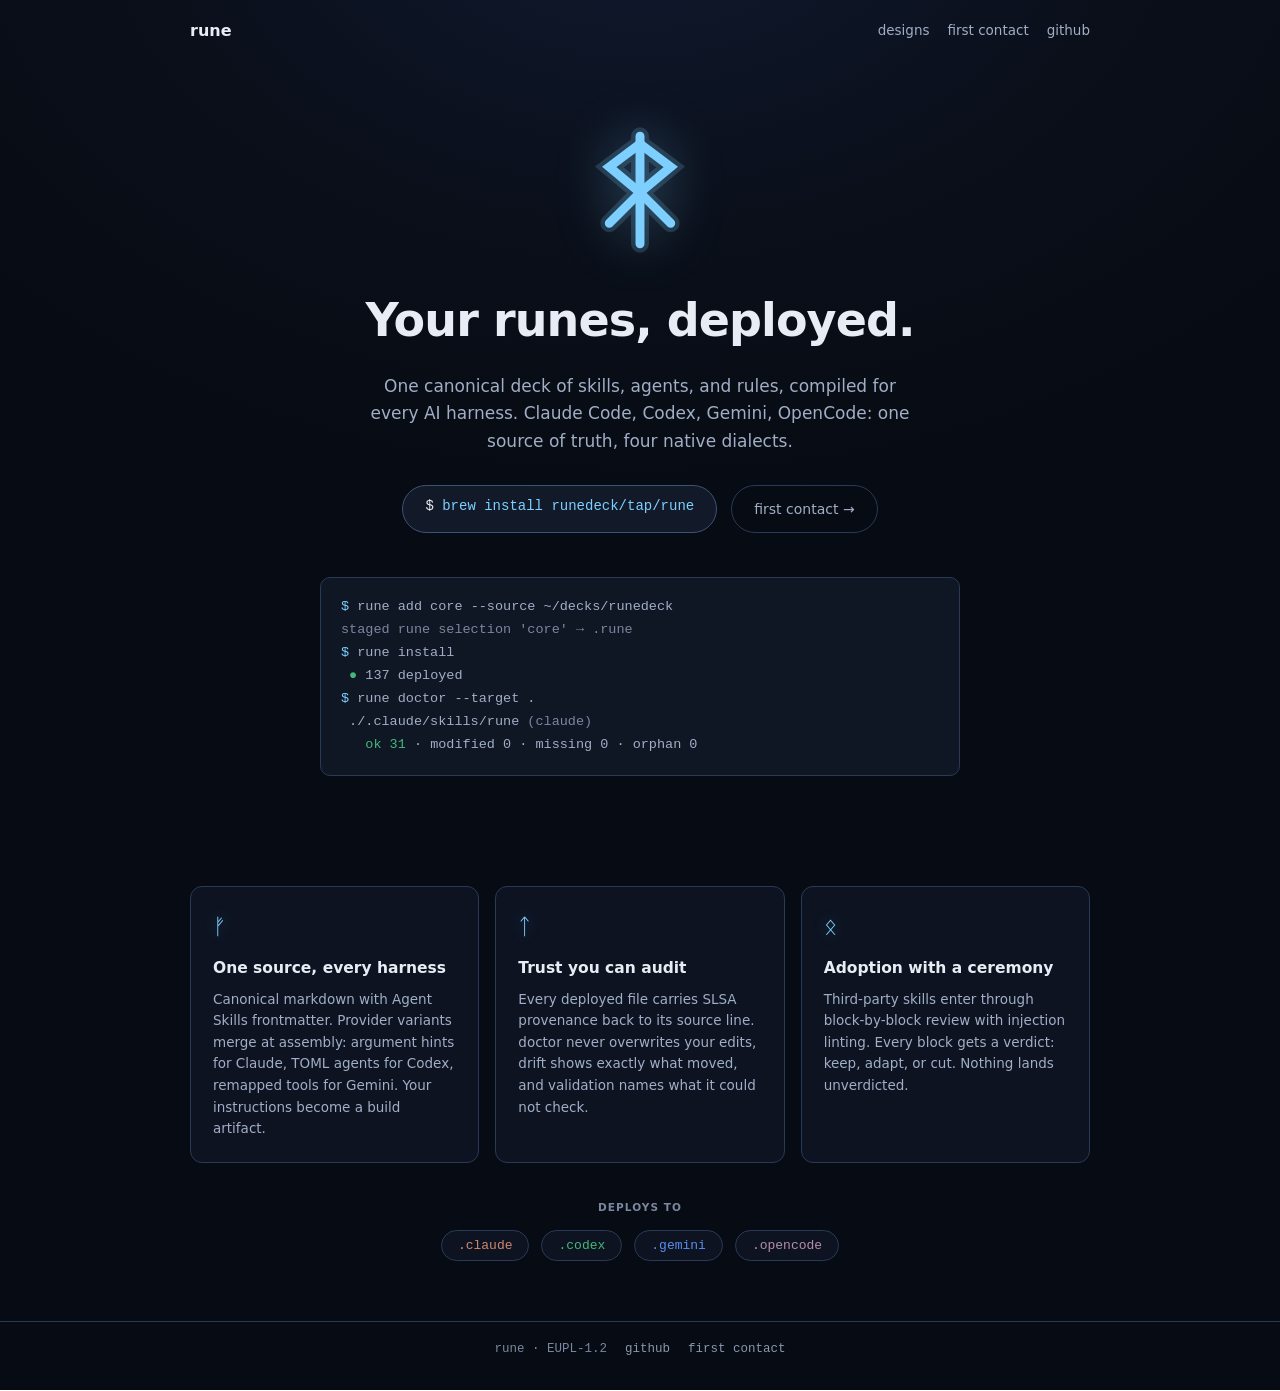
<file: designs/10-bindrune.html>
<!doctype html>
<html lang="en">
<head>
<meta charset="utf-8">
<meta name="viewport" content="width=device-width, initial-scale=1">
<title>rune · bindrune emblem</title>
<link rel="stylesheet" href="../shared/tokens.css">
<style>
    * { box-sizing: border-box; margin: 0; }
    body { color: var(--text); font: 15px/1.6 var(--sans); -webkit-font-smoothing: antialiased;
           background: radial-gradient(900px 620px at 50% -8%, #101a30 0%, #0a0f1a 55%, #070b13 100%); }
    a { color: var(--cyan); text-decoration: none; }
    .wrap { max-width: 900px; margin: 0 auto; padding: 0 24px; }

    nav .nav-inner { display: flex; align-items: center; gap: 20px; padding: 18px 0; }
    .brand { font-weight: 700; font-size: 16px; }
    .nav-links { margin-left: auto; display: flex; gap: 18px; font-size: 13.5px; color: var(--text-dim); }
    .nav-links a { color: var(--text-dim); } .nav-links a:hover { color: var(--cyan); }

    .hero { padding: 64px 0 56px; text-align: center; }
    .emblem { width: 128px; height: 128px; margin: 0 auto 30px; display: block;
              filter: drop-shadow(0 0 26px rgba(125,207,255,0.35)); }
    .emblem path { stroke: var(--cyan); stroke-width: 7; stroke-linecap: round; fill: none; }
    .emblem .shadowstroke { stroke: rgba(125,207,255,0.18); stroke-width: 14; }
    h1 { font-size: 46px; font-weight: 700; letter-spacing: -0.02em; }
    .sub { margin: 16px auto 30px; font-size: 17px; color: var(--text-dim); max-width: 540px; }
    .cta-row { display: flex; justify-content: center; gap: 14px; flex-wrap: wrap; }
    .install { background: var(--surface); border: 1px solid var(--border-strong); border-radius: 999px;
               padding: 12px 22px; font: 14px var(--mono); }
    .install b { color: var(--cyan); font-weight: 400; }
    .ghost { border: 1px solid var(--border); border-radius: 999px; padding: 12px 22px;
             font-size: 14px; color: var(--text-dim); }

    pre.shell { background: rgba(18,26,42,0.75); border: 1px solid var(--border); border-radius: 10px;
                padding: 18px 20px; margin: 44px auto 0; max-width: 640px; text-align: left;
                font: 13.5px/1.7 var(--mono); overflow-x: auto; color: var(--text-dim); }
    .p { color: var(--cyan); } .ok { color: var(--green); } .d { color: var(--muted); }

    .cards { display: grid; grid-template-columns: repeat(auto-fit, minmax(270px, 1fr)); gap: 16px; padding: 54px 0 30px; }
    .card { background: rgba(18,26,42,0.6); border: 1px solid var(--border); border-radius: 12px; padding: 22px; text-align: left; }
    .card .sigil { font-size: 22px; color: var(--cyan); display: block; margin-bottom: 12px;
                   text-shadow: 0 0 14px rgba(125,207,255,0.4); }
    .card h3 { font-size: 15.5px; font-weight: 620; margin-bottom: 8px; }
    .card p { font-size: 13.5px; color: var(--text-dim); }

    .prov { text-align: center; padding: 6px 0 60px; }
    .prov .label { font-size: 10.5px; font-weight: 700; text-transform: uppercase; letter-spacing: 0.1em;
                   color: var(--muted); margin-bottom: 14px; }
    .chips { display: flex; justify-content: center; flex-wrap: wrap; gap: 12px; }
    .chip { border: 1px solid var(--border); border-radius: 999px; padding: 7px 16px; font: 13px var(--mono);
            background: rgba(18,26,42,0.6); }

    footer { border-top: 1px solid var(--border); padding: 20px 0 34px; font: 12.5px var(--mono);
             color: var(--muted); display: flex; gap: 18px; justify-content: center; }
    footer a { color: var(--dim); }
</style>
</head>
<body>
<nav><div class="wrap nav-inner">
    <span class="brand">rune</span>
    <div class="nav-links"><a href="index.html">designs</a><a href="../first-contact/">first contact</a><a href="https://github.com/runedeck">github</a></div>
</div></nav>

<header class="hero wrap">
    <svg class="emblem" viewBox="0 0 100 100" role="img" aria-label="bindrune of raido and dagaz">
        <path class="shadowstroke" d="M50 8 V92 M50 14 L74 32 L50 52 M50 52 L74 76 M50 14 L26 32 L50 52 M50 52 L26 76"/>
        <path d="M50 8 V92"/>
        <path d="M50 14 L74 32 L50 52 L74 76"/>
        <path d="M50 14 L26 32 L50 52 L26 76"/>
    </svg>
    <h1>Your runes, deployed.</h1>
    <p class="sub">One canonical deck of skills, agents, and rules, compiled for every AI harness.
       Claude Code, Codex, Gemini, OpenCode: one source of truth, four native dialects.</p>
    <div class="cta-row">
        <span class="install">$ <b>brew install runedeck/tap/rune</b></span>
        <a class="ghost" href="../first-contact/">first contact →</a>
    </div>
    <pre class="shell"><span class="p">$</span> rune add core --source ~/decks/runedeck
<span class="d">staged rune selection 'core' → .rune</span>
<span class="p">$</span> rune install
 <span class="ok">●</span> 137 deployed
<span class="p">$</span> rune doctor --target .
 ./.claude/skills/rune <span class="d">(claude)</span>
   <span class="ok">ok 31</span> · modified 0 · missing 0 · orphan 0</pre>
</header>

<section class="wrap cards">
    <div class="card"><span class="sigil">ᚠ</span>
        <h3>One source, every harness</h3>
        <p>Canonical markdown with Agent Skills frontmatter. Provider variants merge at assembly:
           argument hints for Claude, TOML agents for Codex, remapped tools for Gemini.
           Your instructions become a build artifact.</p></div>
    <div class="card"><span class="sigil">ᛏ</span>
        <h3>Trust you can audit</h3>
        <p>Every deployed file carries SLSA provenance back to its source line. doctor never
           overwrites your edits, drift shows exactly what moved, and validation names
           what it could not check.</p></div>
    <div class="card"><span class="sigil">ᛟ</span>
        <h3>Adoption with a ceremony</h3>
        <p>Third-party skills enter through block-by-block review with injection linting.
           Every block gets a verdict: keep, adapt, or cut. Nothing lands unverdicted.</p></div>
</section>

<section class="prov wrap">
    <div class="label">deploys to</div>
    <div class="chips">
        <span class="chip" style="color:var(--hx-claude)">.claude</span>
        <span class="chip" style="color:var(--hx-codex)">.codex</span>
        <span class="chip" style="color:var(--hx-gemini)">.gemini</span>
        <span class="chip" style="color:var(--hx-opencode)">.opencode</span>
    </div>
</section>

<footer><div class="wrap" style="display:flex;gap:18px;justify-content:center;">
    <span>rune · EUPL-1.2</span>
    <a href="https://github.com/runedeck">github</a>
    <a href="../first-contact/">first contact</a>
</div></footer>
</body>
</html>
</file>
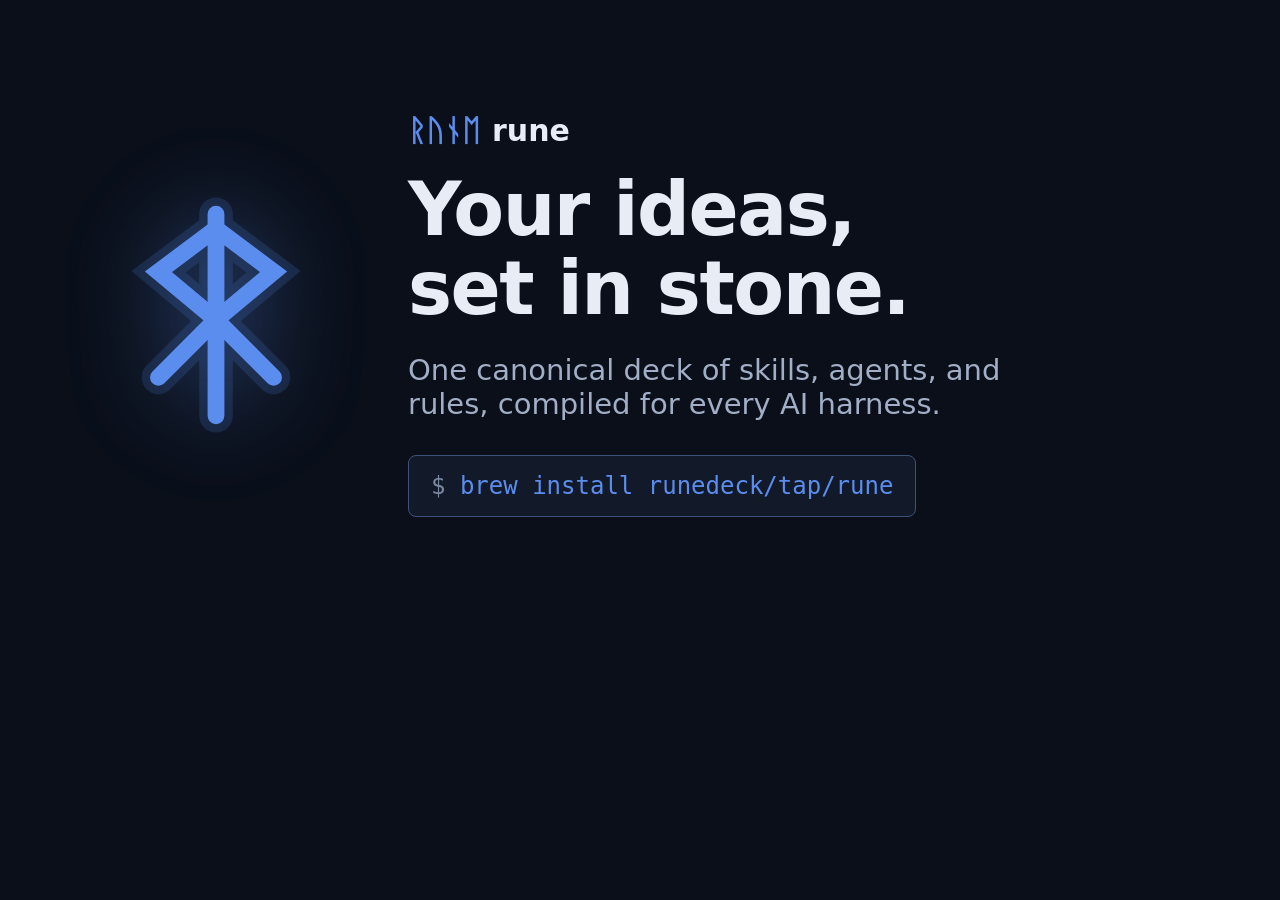
<file: shared/og-card.html>
<!doctype html>
<html lang="en">
<head>
<meta charset="utf-8">
<title>og card source</title>
<link rel="stylesheet" href="tokens.css">
<style>
    /* Render source for shared/og.png: screenshot this page at exactly 1200x630. */
    * { box-sizing: border-box; margin: 0; }
    body { width: 1200px; height: 630px; overflow: hidden; background: var(--bg);
           color: var(--text); font-family: var(--sans); -webkit-font-smoothing: antialiased;
           display: flex; align-items: center; gap: 72px; padding: 0 96px; }
    .emblem { width: 240px; height: 240px; flex: none;
              filter: drop-shadow(0 0 44px rgba(91,141,239,0.45)); }
    .emblem path { stroke: var(--accent); stroke-width: 7; stroke-linecap: round; fill: none; }
    .emblem .shadowstroke { stroke: rgba(91,141,239,0.16); stroke-width: 14; }
    .brand { font-size: 30px; font-weight: 700; margin-bottom: 22px; }
    .brand .glyphs { color: var(--accent); margin-right: 12px; }
    h1 { font-size: 74px; font-weight: 700; letter-spacing: -0.02em; line-height: 1.06; }
    .sub { margin-top: 26px; font-size: 29px; color: var(--text-dim); max-width: 640px; }
    .install { margin-top: 34px; display: inline-block; background: var(--surface);
               border: 1px solid var(--border-strong); border-radius: 8px; padding: 16px 22px;
               font: 24px var(--mono); }
    .install .dollar { color: var(--muted); }
    .install b { color: var(--accent); font-weight: 400; }
</style>
</head>
<body>
    <svg class="emblem" viewBox="0 0 100 100" aria-hidden="true">
        <path class="shadowstroke" d="M50 8 V92 M50 14 L74 32 L50 52 M50 52 L74 76 M50 14 L26 32 L50 52 M50 52 L26 76"/>
        <path d="M50 8 V92"/>
        <path d="M50 14 L74 32 L50 52 L74 76"/>
        <path d="M50 14 L26 32 L50 52 L26 76"/>
    </svg>
    <div>
        <div class="brand"><span class="glyphs">ᚱᚢᚾᛖ</span>rune</div>
        <h1>Your ideas,<br>set in stone.</h1>
        <p class="sub">One canonical deck of skills, agents, and rules, compiled for every AI harness.</p>
        <span class="install"><span class="dollar">$</span> <b>brew install runedeck/tap/rune</b></span>
    </div>
</body>
</html>
</file>
<file: shared/tokens.css>
/* runedeck design tokens, extracted from the rune dashboard and CLI sheet. */
:root {
    /* dashboard surfaces */
    --bg: #0a0f1a;
    --surface: #121a2a;
    --surface2: #1a2438;
    --surface3: #243149;
    --border: #2a3a56;
    --border-strong: #3e5177;

    /* dashboard text ramp */
    --text: #e8ecf4;
    --text-dim: #a1aec5;
    --muted: #7a879f;
    --dim: #8b97ad;

    /* accents: web blue vs terminal cyan is the open brand axis */
    --accent: #5b8def;
    --accent-soft: #1e3a7a44;
    --cyan: #7dcfff;

    /* status */
    --green: #44b77a;
    --green-soft: #0f3d2a;
    --amber: #e0a94a;
    --amber-soft: #3d2d0f;
    --red: #e15555;
    --red-soft: #3d1515;
    --purple: #a374e0;

    /* terminal truecolor sheet (Tokyo Night) */
    --tn-bg: #1a1b26;
    --tn-panel: #16161e;
    --tn-text: #c0caf5;
    --tn-green: #9ece6a;
    --tn-amber: #e0af68;
    --tn-red: #f7768e;
    --tn-violet: #bb9af7;

    /* harness quartet */
    --hx-claude: #d08770;
    --hx-codex: #44b77a;
    --hx-gemini: #5b8def;
    --hx-opencode: #b48ead;

    /* shape and type */
    --radius: 6px;
    --mono: 'SF Mono', 'Cascadia Code', 'JetBrains Mono', Menlo, monospace;
    --sans: -apple-system, BlinkMacSystemFont, 'SF Pro Text', 'Segoe UI', system-ui, sans-serif;
    --serif: 'New York', Georgia, 'Times New Roman', serif;
}
</file>
